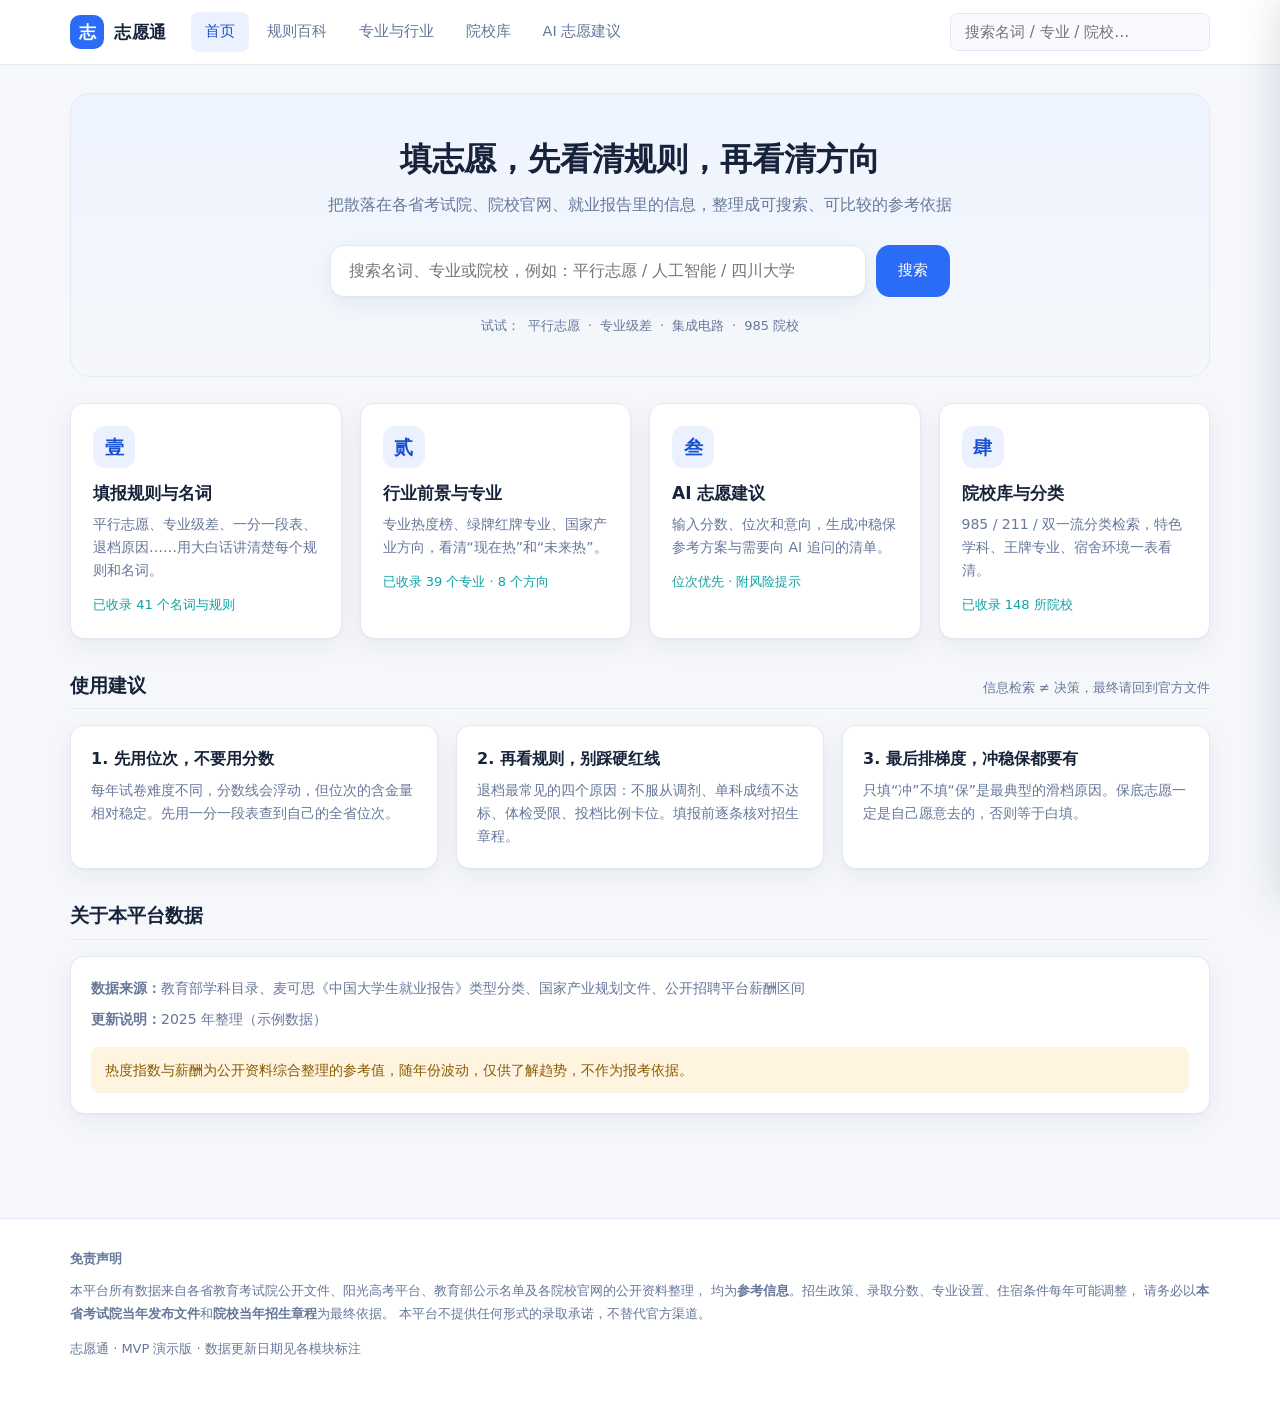
<file: standalone.html>
<!DOCTYPE html>
<html lang="zh-CN">
<head>
<meta charset="UTF-8">
<meta name="viewport" content="width=device-width, initial-scale=1">
<title>志愿通 · 高考志愿信息检索平台</title>
<style>
/* ============================================================
   志愿通 · 全局样式
   ============================================================ */

:root{
  --brand:#2B6CF6;
  --brand-dark:#1B51D0;
  --brand-soft:#EBF1FE;
  --teal:#0FA3A3;
  --teal-soft:#E6F7F7;
  --amber:#E08A00;
  --amber-soft:#FFF4E0;
  --green:#17A673;
  --green-soft:#E6F7F1;
  --red:#DC3D3D;
  --red-soft:#FDECEC;

  --bg:#F5F7FB;
  --surface:#FFFFFF;
  --surface-muted:#F8FAFD;
  --text:#17233A;
  --muted:#667799;
  --border:#E3E9F4;

  --radius-sm:8px;
  --radius:14px;
  --radius-lg:20px;
  --shadow:0 1px 2px rgba(23,35,58,.04), 0 8px 24px rgba(23,35,58,.06);
  --shadow-hover:0 2px 4px rgba(23,35,58,.06), 0 14px 34px rgba(23,35,58,.10);

  --maxw:1180px;
  --font:"PingFang SC","Hiragino Sans GB","Microsoft YaHei",system-ui,-apple-system,"Segoe UI",Roboto,sans-serif;
}

*{box-sizing:border-box}
html,body{margin:0;padding:0}
body{
  background:var(--bg);
  color:var(--text);
  font:400 15px/1.65 var(--font);
  -webkit-font-smoothing:antialiased;
}
a{color:inherit;text-decoration:none}
button,input,select,textarea{font-family:inherit;font-size:inherit;color:inherit}
h1,h2,h3,h4{margin:0;font-weight:600;line-height:1.35}
p{margin:0}

/* ---------------- 顶部导航 ---------------- */
.topbar{
  position:sticky;top:0;z-index:50;
  background:rgba(255,255,255,.92);
  backdrop-filter:saturate(180%) blur(12px);
  border-bottom:1px solid var(--border);
}
.topbar-inner{
  max-width:var(--maxw);margin:0 auto;padding:0 20px;
  height:64px;display:flex;align-items:center;gap:24px;
}
.brand{display:flex;align-items:center;gap:10px;flex:none}
.brand-mark{
  width:34px;height:34px;border-radius:10px;background:var(--brand);color:#fff;
  display:flex;align-items:center;justify-content:center;font-weight:600;font-size:17px;
}
.brand-text{font-weight:600;font-size:17px;letter-spacing:.5px}

.nav{display:flex;gap:4px;flex:1;overflow-x:auto;scrollbar-width:none}
.nav::-webkit-scrollbar{display:none}
.nav a{
  padding:8px 14px;border-radius:var(--radius-sm);color:var(--muted);
  font-size:14.5px;white-space:nowrap;transition:background .15s,color .15s;
}
.nav a:hover{background:var(--surface-muted);color:var(--text)}
.nav a.active{background:var(--brand-soft);color:var(--brand-dark);font-weight:500}

.topbar-search{flex:none;width:260px}
.topbar-search input{
  width:100%;height:38px;border:1px solid var(--border);border-radius:var(--radius-sm);
  background:var(--surface-muted);padding:0 14px;outline:none;transition:.15s;
}
.topbar-search input:focus{border-color:var(--brand);background:#fff;box-shadow:0 0 0 3px var(--brand-soft)}

/* ---------------- 页面容器 ---------------- */
.app{max-width:var(--maxw);margin:0 auto;padding:28px 20px 64px;min-height:60vh}
.page-head{margin-bottom:22px}
.page-head h1{font-size:26px;margin-bottom:8px}
.page-head p{color:var(--muted);font-size:14.5px;max-width:820px}

/* ---------------- 首页 Hero ---------------- */
.hero{
  background:linear-gradient(180deg,#EEF4FF 0%,var(--bg) 100%);
  border:1px solid var(--border);border-radius:var(--radius-lg);
  padding:44px 36px 40px;text-align:center;margin-bottom:26px;
}
.hero h1{font-size:32px;margin-bottom:12px}
.hero .sub{color:var(--muted);font-size:15.5px;margin-bottom:26px}
.hero-search{max-width:620px;margin:0 auto;display:flex;gap:10px}
.hero-search input{
  flex:1;height:52px;border:1px solid var(--border);border-radius:var(--radius);
  background:#fff;padding:0 18px;outline:none;font-size:15.5px;box-shadow:var(--shadow);
}
.hero-search input:focus{border-color:var(--brand);box-shadow:0 0 0 3px var(--brand-soft)}
.btn{
  border:0;border-radius:var(--radius);cursor:pointer;font-weight:500;
  padding:0 22px;height:52px;background:var(--brand);color:#fff;transition:.15s;white-space:nowrap;
}
.btn:hover{background:var(--brand-dark)}
.btn-sm{height:38px;padding:0 16px;font-size:14px;border-radius:var(--radius-sm)}
.btn-ghost{background:var(--surface-muted);color:var(--text);border:1px solid var(--border)}
.btn-ghost:hover{background:#fff;border-color:var(--brand);color:var(--brand-dark)}
.hero-tips{display:flex;flex-wrap:wrap;gap:8px;justify-content:center;margin-top:18px}
.hero-tips span{font-size:13px;color:var(--muted)}

/* ---------------- 通用卡片 / 网格 ---------------- */
.grid{display:grid;gap:18px}
.grid-2{grid-template-columns:repeat(2,1fr)}
.grid-3{grid-template-columns:repeat(3,1fr)}
.grid-4{grid-template-columns:repeat(4,1fr)}

.card{
  background:var(--surface);border:1px solid var(--border);
  border-radius:var(--radius);padding:20px;box-shadow:var(--shadow);
}
.card-title{font-size:16px;font-weight:600;margin-bottom:6px}
.card-desc{color:var(--muted);font-size:14px}

.entry{
  display:block;background:var(--surface);border:1px solid var(--border);
  border-radius:var(--radius);padding:22px;box-shadow:var(--shadow);
  transition:transform .15s,box-shadow .15s,border-color .15s;
}
.entry:hover{transform:translateY(-3px);box-shadow:var(--shadow-hover);border-color:#CBD8F0}
.entry-icon{
  width:42px;height:42px;border-radius:12px;background:var(--brand-soft);color:var(--brand-dark);
  display:flex;align-items:center;justify-content:center;font-size:19px;font-weight:600;margin-bottom:14px;
}
.entry h3{font-size:17px;margin-bottom:8px}
.entry p{color:var(--muted);font-size:14px}
.entry .meta{margin-top:12px;font-size:13px;color:var(--teal)}

.section-head{
  display:flex;align-items:baseline;justify-content:space-between;gap:16px;
  margin:34px 0 16px;padding-bottom:10px;border-bottom:1px solid var(--border);
}
.section-head h2{font-size:19px}
.section-head .hint{color:var(--muted);font-size:13px}

/* ---------------- 标签 / 徽章 ---------------- */
.tag{
  display:inline-flex;align-items:center;height:24px;padding:0 10px;border-radius:999px;
  font-size:12.5px;background:var(--brand-soft);color:var(--brand-dark);white-space:nowrap;
}
.tag-teal{background:var(--teal-soft);color:#0B7C7C}
.tag-amber{background:var(--amber-soft);color:#9A6000}
.tag-green{background:var(--green-soft);color:#0E7A54}
.tag-red{background:var(--red-soft);color:#A82B2B}
.tag-plain{background:var(--surface-muted);color:var(--muted)}
.tag-row{display:flex;flex-wrap:wrap;gap:6px}

.badge-985{background:#FDE8E8;color:#B32020}
.badge-211{background:#EAF1FE;color:#1B51D0}
.badge-sy{background:#FFF4E0;color:#9A6000}

/* ---------------- 筛选栏 ---------------- */
.toolbar{
  display:flex;flex-wrap:wrap;gap:12px;align-items:center;
  background:var(--surface);border:1px solid var(--border);border-radius:var(--radius);
  padding:14px 16px;margin-bottom:16px;box-shadow:var(--shadow);
}
.toolbar input[type=search],.toolbar select{
  height:38px;border:1px solid var(--border);border-radius:var(--radius-sm);
  background:var(--surface-muted);padding:0 12px;outline:none;transition:.15s;
}
.toolbar input[type=search]{flex:1;min-width:180px}
.toolbar input:focus,.toolbar select:focus{border-color:var(--brand);background:#fff}
.chips{display:flex;flex-wrap:wrap;gap:8px}
.chip{
  height:32px;padding:0 14px;border-radius:999px;border:1px solid var(--border);
  background:var(--surface);cursor:pointer;font-size:14px;color:var(--muted);transition:.15s;
}
.chip:hover{border-color:var(--brand);color:var(--brand-dark)}
.chip.on{background:var(--brand);border-color:var(--brand);color:#fff;font-weight:500}
.result-count{color:var(--muted);font-size:13.5px;margin-left:auto}

/* ---------------- 名词卡片（板块一） ---------------- */
.term-list{display:grid;gap:12px}
.term{
  background:var(--surface);border:1px solid var(--border);border-radius:var(--radius);
  box-shadow:var(--shadow);overflow:hidden;
}
.term-head{
  width:100%;text-align:left;background:none;border:0;cursor:pointer;
  padding:16px 20px;display:flex;align-items:center;gap:12px;
}
.term-head:hover{background:var(--surface-muted)}
.term-name{font-weight:600;font-size:15.5px;flex:none}
.term-def{color:var(--muted);font-size:14px;flex:1;overflow:hidden;text-overflow:ellipsis;white-space:nowrap}
.term-caret{color:var(--muted);font-size:12px;transition:transform .18s}
.term.open .term-caret{transform:rotate(180deg)}
.term-body{display:none;padding:0 20px 20px;border-top:1px dashed var(--border)}
.term.open .term-body{display:block}
.term-block{margin-top:14px}
.term-block .k{
  font-size:12.5px;color:var(--brand-dark);font-weight:600;letter-spacing:.4px;
  display:inline-block;margin-bottom:4px;
}
.term-block .v{font-size:14.5px;color:var(--text)}
.term-block.pitfall .k{color:var(--red)}
.term-block.pitfall .v{color:#8C3A3A}

/* ---------------- 表格（板块四） ---------------- */
.table-wrap{
  background:var(--surface);border:1px solid var(--border);border-radius:var(--radius);
  box-shadow:var(--shadow);overflow:auto;max-height:70vh;
}
table.data{width:100%;border-collapse:separate;border-spacing:0;font-size:14px;min-width:1040px}
table.data thead th{
  position:sticky;top:0;z-index:2;background:var(--surface-muted);
  text-align:left;font-weight:600;font-size:13.5px;color:var(--muted);
  padding:12px 14px;border-bottom:1px solid var(--border);white-space:nowrap;
}
table.data tbody td{padding:13px 14px;border-bottom:1px solid var(--border);vertical-align:top}
table.data tbody tr{cursor:pointer;transition:background .12s}
table.data tbody tr:hover{background:var(--brand-soft)}
table.data tbody tr:last-child td{border-bottom:0}
td.uname{font-weight:600;font-size:14.5px;white-space:nowrap}
td.nowrap{white-space:nowrap;color:var(--muted)}
td.clamp{max-width:260px;color:var(--muted);font-size:13.5px}

.pager{display:flex;align-items:center;justify-content:center;gap:10px;margin-top:18px}
.pager button{
  min-width:38px;height:38px;border:1px solid var(--border);background:var(--surface);
  border-radius:var(--radius-sm);cursor:pointer;color:var(--muted);
}
.pager button:hover{border-color:var(--brand);color:var(--brand-dark)}
.pager button.on{background:var(--brand);border-color:var(--brand);color:#fff;font-weight:500}
.pager button:disabled{opacity:.4;cursor:default}
.pager .info{color:var(--muted);font-size:13.5px;margin:0 6px}

/* ---------------- 抽屉 / 详情 ---------------- */
.drawer-mask{
  position:fixed;inset:0;background:rgba(23,35,58,.42);z-index:80;
  opacity:0;pointer-events:none;transition:opacity .2s;
}
.drawer-mask.show{opacity:1;pointer-events:auto}
.drawer{
  position:fixed;top:0;right:0;bottom:0;width:min(520px,92vw);z-index:81;
  background:var(--surface);box-shadow:-8px 0 40px rgba(23,35,58,.18);
  transform:translateX(102%);transition:transform .24s ease;
  display:flex;flex-direction:column;
}
.drawer.show{transform:translateX(0)}
.drawer-head{padding:22px 24px;border-bottom:1px solid var(--border);position:relative}
.drawer-head h2{font-size:21px;margin-bottom:10px}
.drawer-close{
  position:absolute;top:18px;right:18px;width:34px;height:34px;border-radius:50%;
  border:1px solid var(--border);background:var(--surface-muted);cursor:pointer;color:var(--muted);
}
.drawer-close:hover{background:#fff;color:var(--text)}
.drawer-body{padding:20px 24px 40px;overflow:auto}
.drow{padding:13px 0;border-bottom:1px dashed var(--border);display:flex;gap:16px}
.drow:last-child{border-bottom:0}
.drow .dk{flex:none;width:92px;color:var(--muted);font-size:13.5px}
.drow .dv{flex:1;font-size:14.5px}
.note-box{
  margin-top:16px;padding:12px 14px;border-radius:var(--radius-sm);
  background:var(--amber-soft);color:#8A5A00;font-size:13.5px;
}

/* ---------------- 专业热度（板块二） ---------------- */
.major-row{
  display:flex;align-items:center;gap:16px;padding:14px 18px;
  background:var(--surface);border:1px solid var(--border);border-radius:var(--radius);
  box-shadow:var(--shadow);margin-bottom:10px;cursor:pointer;transition:.15s;
}
.major-row:hover{border-color:#CBD8F0;box-shadow:var(--shadow-hover)}
.major-name{width:150px;flex:none;font-weight:600;font-size:15px}
.major-cat{width:88px;flex:none;font-size:13px;color:var(--muted)}
.major-bar{flex:1;height:9px;border-radius:999px;background:var(--surface-muted);overflow:hidden;min-width:80px}
.major-bar i{display:block;height:100%;border-radius:999px;background:var(--brand)}
.major-score{width:56px;flex:none;text-align:right;font-weight:600;font-variant-numeric:tabular-nums}
.major-flags{width:112px;flex:none;display:flex;gap:6px;justify-content:flex-end}

.dir-card{
  background:var(--surface);border:1px solid var(--border);border-radius:var(--radius);
  padding:18px;box-shadow:var(--shadow);
}
.dir-card h3{font-size:16px;margin-bottom:6px}
.dir-card .heat{font-size:12.5px;color:var(--teal);margin-bottom:10px;display:block}
.dir-card p{font-size:14px;color:var(--muted);margin-bottom:10px}

/* ---------------- AI 表单（板块三） ---------------- */
.form-grid{display:grid;grid-template-columns:repeat(3,1fr);gap:14px}
.field{display:flex;flex-direction:column;gap:6px}
.field label{font-size:13.5px;color:var(--muted)}
.field input,.field select,.field textarea{
  border:1px solid var(--border);border-radius:var(--radius-sm);background:var(--surface-muted);
  padding:10px 12px;outline:none;transition:.15s;width:100%;
}
.field input:focus,.field select:focus,.field textarea:focus{border-color:var(--brand);background:#fff}
.field textarea{resize:vertical;min-height:76px}
.out-box{
  white-space:pre-wrap;font-size:13.5px;line-height:1.75;
  background:var(--surface-muted);border:1px solid var(--border);border-radius:var(--radius-sm);
  padding:16px;max-height:420px;overflow:auto;font-family:ui-monospace,Consolas,Menlo,monospace;
}
.step-hint{display:flex;gap:10px;font-size:13.5px;color:var(--muted);align-items:center;margin-bottom:14px}

/* ---------------- 空状态 ---------------- */
.empty{text-align:center;padding:56px 20px;color:var(--muted)}
.empty .big{font-size:34px;margin-bottom:12px;opacity:.5}

/* ---------------- 页脚 ---------------- */
.footer{border-top:1px solid var(--border);background:var(--surface);margin-top:40px}
.footer-inner{max-width:var(--maxw);margin:0 auto;padding:28px 20px 40px}
.footer-strong{font-weight:600;font-size:14.5px;margin-bottom:8px}
.footer p{color:var(--muted);font-size:13px;line-height:1.8}
.footer-meta{margin-top:12px;font-size:12.5px;color:#93A0B8}

/* ---------------- 响应式 ---------------- */
@media (max-width:980px){
  .grid-4{grid-template-columns:repeat(2,1fr)}
  .grid-3{grid-template-columns:repeat(2,1fr)}
  .form-grid{grid-template-columns:repeat(2,1fr)}
  .topbar-search{width:180px}
}
@media (max-width:720px){
  .topbar-inner{height:auto;padding:10px 16px;flex-wrap:wrap;gap:10px}
  .nav{order:3;width:100%;flex:1 1 100%}
  .brand-text{display:none}
  .topbar-search{flex:1;width:auto}
  .app{padding:18px 16px 48px}
  .hero{padding:30px 20px;border-radius:var(--radius)}
  .hero h1{font-size:24px}
  .hero-search{flex-direction:column}
  .grid-4,.grid-3,.grid-2{grid-template-columns:1fr}
  .form-grid{grid-template-columns:1fr}
  .major-row{flex-wrap:wrap;gap:10px}
  .major-name{width:auto}
  .major-cat{width:auto}
  .major-bar{order:5;flex:1 1 100%}
  .term-def{display:none}
}

</style>
</head>
<body>

<header class="topbar">
  <div class="topbar-inner">
    <a class="brand" href="#/home">
      <span class="brand-mark">志</span>
      <span class="brand-text">志愿通</span>
    </a>

    <nav class="nav" id="nav">
      <a href="#/home" data-route="home">首页</a>
      <a href="#/rules" data-route="rules">规则百科</a>
      <a href="#/majors" data-route="majors">专业与行业</a>
      <a href="#/universities" data-route="universities">院校库</a>
      <a href="#/ai" data-route="ai">AI 志愿建议</a>
    </nav>

    <div class="topbar-search">
      <input id="globalSearch" type="search" placeholder="搜索名词 / 专业 / 院校…" autocomplete="off">
    </div>
  </div>
</header>

<main id="app" class="app"></main>

<footer class="footer">
  <div class="footer-inner">
    <p class="footer-strong">免责声明</p>
    <p>
      本平台所有数据来自各省教育考试院公开文件、阳光高考平台、教育部公示名单及各院校官网的公开资料整理，
      均为<b>参考信息</b>。招生政策、录取分数、专业设置、住宿条件每年可能调整，
      请务必以<b>本省考试院当年发布文件</b>和<b>院校当年招生章程</b>为最终依据。
      本平台不提供任何形式的录取承诺，不替代官方渠道。
    </p>
    <p class="footer-meta">志愿通 · MVP 演示版 · 数据更新日期见各模块标注</p>
  </div>
</footer>








<script>
/* ===== rules.js ===== */
/* 板块一：填报规则与名词解释
   字段说明：
   term 名词 / cat 分类 / def 一句话定义 / plain 通俗解释 / example 举例
   pitfall 易错提醒 / scope 适用范围（"全国" 或 "分省差异"） */
window.GK_RULES = [
  /* ===== 投档规则 ===== */
  {
    id: "pingxing", term: "平行志愿", cat: "投档规则", scope: "全国",
    def: "同一批次内可填多个志愿，投档时按“分数优先、遵循志愿、一轮投档”的规则依次检索。",
    plain: "你可以把一批志愿看成排成一队的几个篮子。系统先把全省考生从高分到低分排队，轮到你时，从你填的第 1 个志愿开始往后看，哪个学校还有名额就投进哪个，投出去就结束，不再看后面的。",
    example: "A 考生填了 45 个院校专业组，系统按第 1、2、3…的顺序检查，直到找到一个还有空位的组，即被投档。",
    pitfall: "很多人误解为“几个志愿同时投”，其实是顺序检索、只投一次。投出去的志愿一旦被退档，后面的志愿也全部作废，只能等征集志愿。"
  },
  {
    id: "shunxu", term: "顺序志愿", cat: "投档规则", scope: "分省差异",
    def: "以“志愿优先”为原则，先把所有填了某一志愿的考生按分数排序，再按计划数投档。",
    plain: "先看你填的是不是第一志愿，学校优先录第一志愿考生；第一志愿没招满，才看第二志愿的考生。所以第一志愿极其关键。",
    example: "某校在某省只招 20 人，若第一志愿上线考生有 30 人，那么第二志愿填它的考生无论分多高都无法被投档。",
    pitfall: "新高考省份多数已改用平行志愿，但提前批、部分特殊类型批次仍可能用顺序志愿，务必看本省当年文件。"
  },
  {
    id: "fenshuyouxian", term: "分数优先（投档）", cat: "投档规则", scope: "全国",
    def: "投档时先按考生总分（含政策性加分后的投档分）从高到低排队，高分者优先被检索。",
    plain: "分数是排队的依据，不是“谁填在前面谁先投”。只有轮到你的位置时，才会开始检索你的志愿。",
    example: "同分的两名考生，会按各省规定的同分排序规则（如语文数学总分、单科成绩等）排出先后。",
    pitfall: "投档分不等于卷面分，可能含政策性加分；同分排序规则各省不同，临界位次一定要查本省规则。"
  },
  {
    id: "zunyizhiyuan", term: "遵循志愿", cat: "投档规则", scope: "全国",
    def: "检索考生志愿时，严格按考生填报的先后顺序依次检索，先满足排在前面的志愿。",
    plain: "把最想去的放前面，不要“怕浪费”把保底校放第一。系统不会替你觉得哪个更好，它只看你填的顺序。",
    example: "你把 B 校填在第 1 位、A 校填在第 2 位，即使 A 校分数更低、你更想去，也会优先被投到 B 校。",
    pitfall: "最常见的错误是“按录取分数从高到低机械排列”，忽略了本人真实意愿和身体条件限制。"
  },
  {
    id: "yiluntoudang", term: "一轮投档", cat: "投档规则", scope: "全国",
    def: "平行志愿批次中，每位考生在同一批次只能被投档一次。",
    plain: "投出去只有一次机会。如果被投进的学校退档，你不能再投本批次的其他志愿，只能参加征集志愿或进入下一批次。",
    example: "考生被第 12 个志愿投档后，因不服从专业调剂被退档，则第 13 至 45 个志愿全部失效。",
    pitfall: "这是平行志愿最大的风险点。“不服从调剂”是退档的首要原因。"
  },
  {
    id: "toudangbilier", term: "投档比例", cat: "投档规则", scope: "全国",
    def: "院校调阅考生档案数与招生计划数的比例，规定不得超过 120%，实践中多为 105% 以内。",
    plain: "如果某校计划招 100 人、投档比例 105%，那么考试院会投 105 份档案过去，理论上多出的 5 人存在被退档的可能。",
    example: "平行志愿批次普遍按 100% 或 105% 投档，很多院校公开承诺“提档不退档”。",
    pitfall: "“投档成功”不等于“录取”。要关注该校招生章程是否承诺提档不退档。"
  },
  {
    id: "monitoudang", term: "模拟投档", cat: "投档规则", scope: "全国",
    def: "正式投档前，考试院与院校之间进行的若干次“预演”，用于确定投档比例和调档线。",
    plain: "是内部流程，考生不需要也不参与。它的作用是让院校在正式投档前知道大概能收到什么分数段的考生。",
    example: "某校先按 105% 模拟，发现生源好，于是追加计划，把正式投档比例调到 100%。",
    pitfall: "模拟投档结果不对外公布，网上流传的“模拟投档线”多为猜测，不要当作正式依据。"
  },

  /* ===== 录取规则 ===== */
  {
    id: "zhuanyejicha", term: "专业级差", cat: "录取规则", scope: "分省差异",
    def: "在专业录取时，若考生未被前一专业志愿录取，则其后续专业志愿要减掉一定分数后再参与排序。",
    plain: "比如级差为 2 分，你第一专业没录上，第二专业就按“你的分数 −2”和别人比，第三专业再减 2。等于越往后的志愿越吃亏。",
    example: "某校规定级差 2-1-0-0，考生 600 分：第 1 专业按 600 排，第 2 专业按 598 排，第 3 专业按 597 排。",
    pitfall: "近几年大量高校已取消专业级差，改为“分数优先”。务必查该校当年招生章程，不要用旧信息。"
  },
  {
    id: "zhuanyeqing", term: "专业志愿优先（专业清）", cat: "录取规则", scope: "分省差异",
    def: "专业录取时以专业志愿顺序为第一优先级，先录第一专业志愿考生，再录第二专业志愿考生。",
    plain: "在这种规则下，第一专业志愿填得准最重要。分数高但第一志愿扎堆，也可能被挤到后面的专业。",
    example: "某专业只招 10 人，第一志愿报它的考生有 15 人，则按分数录满 10 人，第二志愿考生再高分也进不来。",
    pitfall: "与“分数优先”结果差别很大，属于选校前必须确认的关键规则。"
  },
  {
    id: "tiaoji", term: "服从专业调剂", cat: "录取规则", scope: "全国",
    def: "在院校专业组（或院校）内，同意被调剂到本人未填报但尚未录满的专业。",
    plain: "勾选它相当于买了个保险：你的志愿专业都录不上时，学校可以把你安排到组内其他没招满的专业，而不是把你退回去。",
    example: "考生只填了计算机、软件工程，勾选服从调剂后，可能被调剂到同组内的材料、化工等专业。",
    pitfall: "不服从调剂是退档第一大原因。但勾选前必须看清该专业组里有没有你完全无法接受的专业——这正是“院校专业组”要设计好的原因。"
  },
  {
    id: "tuidang", term: "退档", cat: "录取规则", scope: "全国",
    def: "院校提档后，因不符合录取条件而将考生档案退回考试院，考生在本批次失去投档机会。",
    plain: "常见原因有四类：不服从调剂、单科成绩不达标、体检受限、投档比例卡位。",
    example: "某专业要求英语 ≥120 分，考生英语 116 分且不服从调剂，被退档。",
    pitfall: "退档后无法再投本批次其他志愿，只能等征集志愿，风险极高。报志愿前请逐条核对招生章程中的限制条件。"
  },
  {
    id: "tidianbutuidan", term: "提档不退档", cat: "录取规则", scope: "全国",
    def: "院校在招生章程中承诺：对平行志愿批次服从调剂的进档考生不予退档。",
    plain: "这是一个很实在的承诺，能显著降低退档风险。选校时值得把它作为一个加分项。",
    example: "不少院校会写明“平行志愿批次，符合条件且服从专业调剂的进档考生，保证不退档”。",
    pitfall: "承诺通常附条件（如服从调剂、符合体检与单科要求），不是无条件保护。"
  },

  /* ===== 批次与分数线 ===== */
  {
    id: "shengkongxian", term: "省控线（批次控制分数线）", cat: "批次与分数线", scope: "全国",
    def: "各省按招生计划数和考生成绩划定的、进入某批次投档的最低分数要求。",
    plain: "只有成绩（位次）达到这条线的考生，才有资格填报该批次并被投档。它是“门槛”，不是“录取线”。",
    example: "某省本科批物理类省控线 430 分，430 分以下不能参加本科批投档。",
    pitfall: "过线不等于能录取。热门院校的实际投档线通常远高于省控线。"
  },
  {
    id: "teyitongzhaoxian", term: "特殊类型招生控制线", cat: "批次与分数线", scope: "分省差异",
    def: "新高考省份取代原“一本线”的功能性分数线，用于强基计划、高校专项等特殊类型招生的报名资格参考。",
    plain: "合并本科批次后，大家需要一个“相当于原来一本线”的参照线，于是有了这条线。它也是很多家长用来判断“这算不算好学校”的参照。",
    example: "某省 2025 年物理类特殊类型招生控制线 505 分，强基计划报名一般要求达到此线。",
    pitfall: "它不是录取控制线，不影响普通本科批投档资格，只用于特定类型招生。"
  },
  {
    id: "picihebing", term: "批次合并", cat: "批次与分数线", scope: "分省差异",
    def: "取消本科一批、二批、三批的划分，统一为“本科批”；部分省份还合并了专科批。",
    plain: "对考生总体是好事：选择更多、不再被“一本二本”标签束缚。但志愿数量大幅增加，填报策略的重要性也大幅上升。",
    example: "某省合并后本科批可填 96 个志愿，很多考生因为排序不当出现“高分低录”。",
    pitfall: "批次合并后没有二本兜底，一旦志愿方案设计失误，滑档落差会更大。"
  },
  {
    id: "toudangxian", term: "院校投档线（调档线）", cat: "批次与分数线", scope: "全国",
    def: "某院校（或院校专业组）在某省投档结束后，被投档考生中的最低分，即该组当年的投档线。",
    plain: "它是投档结束后才产生的“结果值”，不是事先确定的。所以往年的投档线只能参考，不能当今年的标准。",
    example: "某院校专业组计划 50 人，最终投档 50 人，第 50 名的分数就是这条线。",
    pitfall: "投档线受当年报考热度影响，波动可能很大，只看分数容易误判。"
  },
  {
    id: "zuidifen", term: "录取最低分 / 最高分 / 平均分", cat: "批次与分数线", scope: "全国",
    def: "某专业当年录取考生的最低分、最高分和平均分，是判断专业热度最直接的数据。",
    plain: "最低分告诉你“踩线进”的难度；平均分告诉你“正常录取”的水平。想稳妥，应该拿自己的位次去对比平均分对应的位次。",
    example: "某专业录取 30 人，最低 585、最高 620、平均 601。用平均分去对标比只看最低分安全得多。",
    pitfall: "只招几个人的专业，最低分偶然性极大，参考价值有限，更应看位次和平均分。"
  },
  {
    id: "zhengjizhiyuan", term: "征集志愿", cat: "批次与分数线", scope: "全国",
    def: "某批次录取结束后，对未完成招生计划的院校，面向未被录取考生再次公开征集志愿。",
    plain: "相当于“补录”，是滑档、退档考生的第二次机会。但剩下的名额通常集中在冷门院校或冷门专业。",
    example: "本科批第一次投档后有院校没招满，考试院公布缺额并开放征集，符合条件的考生可再填一次。",
    pitfall: "征集志愿时间极短（常常只有半天到一天），且分数往往不降反升。必须提前关注本省考试院通知。"
  },
  {
    id: "tiqianpi", term: "提前批", cat: "批次与分数线", scope: "全国",
    def: "在普通本科批之前录取的批次，主要包含军校、公安、师范、定向、部分特殊专业等。",
    plain: "提前批是“先下手”，录不上不影响后面的普通批；但一旦被提前批录取，后面的所有志愿就都作废了。",
    example: "被提前批的军校录取后，即使本科批填了更好的学校，也不会再被录取。",
    pitfall: "不要抱着“多一次机会”的心态随便填提前批。填之前要确认自己真的愿意去。"
  },

  /* ===== 位次与换算 ===== */
  {
    id: "yifenyiduan", term: "一分一段表", cat: "位次与换算", scope: "全国",
    def: "各省公布的成绩分段统计表，列出每个分数上有多少人、累计多少人，可查到自己的全省位次。",
    plain: "它是志愿填报最重要的工具。因为每年的分数线会浮动，但位次相对稳定，用位次对比往年录取数据最可靠。",
    example: "查到“物理类 612 分，本段人数 380，累计人数 12,600”，说明你的位次约为 12,600 名。",
    pitfall: "注意区分“本段人数”和“累计人数”，并选对科类（物理/历史 或 文/理）。"
  },
  {
    id: "weici", term: "位次", cat: "位次与换算", scope: "全国",
    def: "考生成绩在全省同类考生（如同一科类）中的排名顺序。",
    plain: "位次比分数更适合跨年比较。某校去年录取到 8,000 名，你的位次是 7,500 名，说明有一定把握。",
    example: "在自己位次上下浮动一定范围（如 ±15%）去筛选院校专业，形成冲、稳、保三档。",
    pitfall: "不同省份对同分考生的位次定义和排序规则不同，跨省无法直接比较。"
  },
  {
    id: "weicifa", term: "位次法", cat: "位次与换算", scope: "全国",
    def: "用自己当年的位次，去对比往年院校专业录取的最低/平均位次，判断录取概率的方法。",
    plain: "是目前公认最稳的填报方法。分数会变、试卷难度会变，但“全省第几名”这件事的含金量相对稳定。",
    example: "你今年位次 20,000，某校某专业近三年录取位次在 21,000—24,000 之间，属于“稳”的范畴。",
    pitfall: "招生计划大幅增减、新增专业、院校更名或转设时，历史位次参考性下降。"
  },
  {
    id: "xianchafa", term: "线差法", cat: "位次与换算", scope: "全国",
    def: "用院校投档线与当年省控线的差值，来估算今年的投档分的传统方法。",
    plain: "例如某校去年投档线 560、省控线 500，线差 60；今年省控线 510，就估算今年投档线约 570。",
    example: "适合批次合并前、一线差数据积累较多的省份参考。",
    pitfall: "线差法在批次合并、试卷难度波动大时误差明显，建议以位次法为主、线差法为辅。"
  },
  {
    id: "daxiaonian", term: "大小年现象", cat: "位次与换算", scope: "全国",
    def: "某院校（专业）录取分数在不同年份忽高忽低、呈现冷热交替的现象。",
    plain: "去年太高，今年大家不敢报，分数就下来了；去年太低，今年大家抢着报，分数又上去了。",
    example: "某校去年投档位次 12,000（“大年”，偏高），今年可能回落到 18,000。",
    pitfall: "不能只参考最近一年数据。建议看近 3 年位次走势，避免刚好撞上“大年”。"
  },

  /* ===== 志愿设置 ===== */
  {
    id: "yuanxiaozhuanyezu", term: "院校专业组", cat: "志愿设置", scope: "分省差异",
    def: "新高考省份的一种志愿单位：同一院校内，把选考科目要求相同的专业打包成一组，考生以“组”为单位填报。",
    plain: "一个院校可能分成好几个专业组。组内可以调剂，组间不能调剂——所以填组时一定要看清组里有哪些专业。",
    example: "某大学的“物理+化学”组里可能同时有计算机、化工、材料，若勾选服从调剂，就可能在组内被调到化工。",
    pitfall: "最容易吃亏的地方：为了冲好专业而填了一个“混装”专业组，服从调剂后被调到组内的冷门专业。"
  },
  {
    id: "zhuanyejiaweiyuanxiao", term: "专业（类）+院校", cat: "志愿设置", scope: "分省差异",
    def: "以“一个专业 + 一所院校”为独立志愿单位，志愿数量非常多（如 96 个）。",
    plain: "这种方式对考生最友好：你填的每个志愿就是明确的一个专业，不存在被调剂到组内其他专业的问题。",
    example: "某省可填 96 个“专业+院校”志愿，全部填满并排好序，滑档风险大幅降低。",
    pitfall: "数量多不等于可以乱填。顺序依然决定结果，且要真正填满、填出梯度。"
  },
  {
    id: "xuankeyaoqiu", term: "选考科目要求", cat: "志愿设置", scope: "分省差异",
    def: "新高考省份中，高校对考生高中选考科目的限制要求，通常分为“必选一门”“2 门均选”“不限”等。",
    plain: "选科决定了你能报哪些专业。例如很多工科专业要求“物理 + 化学”，没选化学就无法填报。",
    example: "“物理+化学”要求的专业组，只选物理没选化学的考生不能填报。",
    pitfall: "高一选科时就要看专业要求，高三再发现选科不符就来不及了。"
  },
  {
    id: "chongwenbao", term: "冲稳保", cat: "志愿设置", scope: "全国",
    def: "将志愿按录取概率分成三档：冲（有希望但风险大）、稳（把握较大）、保（基本可以兜底）。",
    plain: "合理的比例建议是：冲刺 20%~30%、稳妥 40%~50%、保底 30% 左右，且最后一两个志愿要能确保兜底。",
    example: "40 个志愿可安排为：冲 10 个、稳 20 个、保 10 个，保底部分位次应明显低于自己。",
    pitfall: "只填“冲”不填“保”是最常见的滑档原因；保底院校也要是自己愿意去的，否则等于白填。"
  },

  /* ===== 特殊类型招生 ===== */
  {
    id: "guojiazhuangxiang", term: "国家专项计划", cat: "特殊类型招生", scope: "全国",
    def: "面向贫困地区定向招生的专项计划，由中央部门所属高校和部分地方高校承担，单列计划、单设批次。",
    plain: "符合条件的考生可以多一次进入好大学的机会，通常录取分数低于普通批。",
    example: "考生户籍和学籍均在国家专项计划实施区域内，且连续满 3 年，即可在专项批次填报。",
    pitfall: "资格审核严格（户籍、学籍、父母户籍等多项要求），且被录取后一般不允许退档换录。"
  },
  {
    id: "gaoxiaozhuangxiang", term: "高校专项计划", cat: "特殊类型招生", scope: "全国",
    def: "又称“农村专项”，由教育部直属高校和其他自主招生试点高校面向农村学生单独招生。",
    plain: "需要提前在阳光高考平台报名并经过材料审核，通过后一般在专项批次填报志愿。",
    example: "通常 4—5 月报名，高考后进行资格审核与公示。",
    pitfall: "报名时间在高考前，错过报名就无法参加，很多考生因不了解而错过。"
  },
  {
    id: "qiangji", term: "强基计划", cat: "特殊类型招生", scope: "全国",
    def: "面向基础学科（数学、物理、化学、生物、力学、历史、哲学、古文字等）的拔尖人才培养招生计划，多为本硕博衔接培养。",
    plain: "适合真心喜欢基础学科、愿意长期做研究的考生。录取分数通常低于该校普通批，但培养方案固定、转专业受限。",
    example: "一般 4 月报名，高考出分后确定入围名单，再参加校考（笔试+面试+体测）。",
    pitfall: "“低分进名校”的诱惑背后是强绑定的专业与培养路径，不适合只为名校牌子而报。"
  },
  {
    id: "zonghepingjia", term: "综合评价招生", cat: "特殊类型招生", scope: "分省差异",
    def: "按高考成绩、校测成绩、学业水平考试成绩按比例折算综合分录取的招生方式。",
    plain: "高考分数只占一部分（常见 60%~85%），校测表现好的考生可以“低分高录”。",
    example: "综合分 = 高考成绩 60% + 校测 30% + 学考 10%，按综合分排序录取。",
    pitfall: "各省、各校折算比例差异很大，且需要提前报名、参加校测，流程复杂。"
  },
  {
    id: "gongfeishifan", term: "公费师范生 / 优师专项", cat: "特殊类型招生", scope: "全国",
    def: "由财政承担学费住宿费并发放生活补助，毕业后须按协议到指定地区任教一定年限的师范生招生计划。",
    plain: "上学不花钱、毕业有编制，但必须履行服务期约定（一般为 6 年），违约要退还费用并记入诚信档案。",
    example: "部属师范大学公费师范生一般在提前批录取，毕业后回生源省份任教。",
    pitfall: "服务期和履约地域需提前想清楚。适合真心愿意从教的考生，不要只为“免费+编制”。"
  },
  {
    id: "zhongwaihezuo", term: "中外合作办学", cat: "特殊类型招生", scope: "全国",
    def: "国内高校与境外高校合作举办的专业，通常单独代码招生，学费较高，部分可获双学位或出国学习。",
    plain: "录取分数常常低于该校普通专业，是“低分上名校”的常见路径，但学费通常是普通专业的数倍甚至十倍。",
    example: "某校中外合作专业学费 6 万元/年，录取分数比本校普通专业低 20~40 分。",
    pitfall: "务必确认是“计划内统招”（有学历学位证）还是“计划外”，以及是否必须出国、外语要求等。"
  },
  {
    id: "yishutiyu", term: "艺术类 / 体育类招生", cat: "特殊类型招生", scope: "全国",
    def: "艺术类、体育类考生按“文化成绩 + 专业成绩”折算综合分投档录取，与普通类分开。",
    plain: "不同省份的综合分折算公式不同，专业统考成绩和文化成绩的权重也不同。",
    example: "某省美术类综合分 = 文化课成绩 × 30% + 专业成绩 × 750/300 × 70%。",
    pitfall: "综合分公式、单科要求、专业合格线每年都可能调整，必须以本省当年文件为准。"
  },
  {
    id: "junxiaogongan", term: "军校 / 公安院校报考", cat: "特殊类型招生", scope: "全国",
    def: "报考军校、公安院校需在提前批填报，并额外通过政审、面试、体检和体能测试。",
    plain: "除了分数，还有身体和政治条件门槛，且流程在高考前后就有安排，需提前准备。",
    example: "一般 6 月下旬至 7 月初组织面试体检，未参加者不予录取。",
    pitfall: "近视手术、体重、体能项目等都有明确标准，建议高一高二就对照标准提前了解。"
  },

  /* ===== 名词辨析 ===== */
  {
    id: "zhangchengjianshang", term: "招生章程 vs 招生简章", cat: "名词辨析", scope: "全国",
    def: "招生章程是具法律效力的规范性文件，公布录取规则；招生简章多为宣传材料。",
    plain: "填志愿时要以“招生章程”为准：专业级差、单科要求、体检限制、调剂规则都写在里面。",
    example: "某校招生章程明确“英语专业要求英语单科不低于 120 分”，简章里往往不写。",
    pitfall: "只看简章不看章程，是最容易踩坑的信息来源错误。"
  },
  {
    id: "daliezhaosheng", term: "大类招生", cat: "名词辨析", scope: "全国",
    def: "高校将若干相近专业合并为一个大类招生，学生入学后先通识培养，再通过分流确定具体专业。",
    plain: "先进大门、再选房间。好处是延迟选择；风险是分流时按成绩排名，热门专业可能进不去。",
    example: "“工科试验班”包含机械、能源、材料等多个方向，大二按绩点和志愿分流。",
    pitfall: "要问清分流规则（按成绩还是按志愿）和往年热门方向的竞争程度。"
  },
  {
    id: "zhuanzhuanye", term: "转专业政策", cat: "名词辨析", scope: "全国",
    def: "高校允许在校生调整专业的条件与流程，各校差异极大。",
    plain: "从“零门槛申请”到“仅前 5% 可转”，差别天壤。它是选校时一个被严重低估的指标。",
    example: "部分高校实行“转出无门槛、转入有考核”，也有高校基本不允许转专业。",
    pitfall: "不要抱着“先上一所好学校再转专业”的想法而冒进，先查清该校当年转专业实施办法。"
  },
  {
    id: "baoyanlv", term: "保研率", cat: "名词辨析", scope: "全国",
    def: "本科生获得推荐免试攻读研究生资格的比例，是衡量院校学术培养实力的重要指标。",
    plain: "保研率高的学校，学生不必参加考研统考就有机会读研，这在就业压力大的环境下含金量很高。",
    example: "顶尖 985 高校保研率可达 30% 以上，部分普通高校不足 3%。",
    pitfall: "保研率高的学校内部竞争也激烈，且推免名额与专业、学院相关，不是人人有份。"
  },
  {
    id: "zhuanyezu", term: "专业组内调剂范围", cat: "名词辨析", scope: "分省差异",
    def: "服从调剂时，考生会被调到“同一院校专业组”内未录满的专业，不会跨组调剂。",
    plain: "这就是为什么专业组的设计如此重要：组的边界就是你能被调剂的边界。",
    example: "填报“物理+化学”组并服从调剂，不会被调到该校的“不限选科”组专业。",
    pitfall: "若某组内含你完全不能接受的专业，要么不填这个组，要么有把握被组内某个专业录上。"
  }
];


/* ===== majors.js ===== */
/* 板块二：专业热度与行业前景
   注意：heat 为“综合热度指数（0-100）”，由公开就业报告、招生计划变化、行业政策等
   综合整理的**参考值**，不是官方排名。所有内容均需以当年官方数据为准。 */
window.GK_DATA_META = {
  updated: "2025 年整理（示例数据）",
  sources: "教育部学科目录、麦可思《中国大学生就业报告》类型分类、国家产业规划文件、公开招聘平台薪酬区间",
  disclaimer: "热度指数与薪酬为公开资料综合整理的参考值，随年份波动，仅供了解趋势，不作为报考依据。"
};

window.GK_MAJORS = [
  { name: "人工智能", cat: "工学", heat: 98, level: "绿牌", trend: "上升",
    salary: "本科起薪约 15k-25k/月（一线城市，参考）",
    desc: "学习机器学习、深度学习、计算机视觉、自然语言处理等，是做算法模型与智能系统的核心专业。",
    jobs: ["算法工程师", "数据科学家", "AI 产品经理", "大模型应用开发"] },
  { name: "计算机科学与技术", cat: "工学", heat: 96, level: "绿牌", trend: "平稳",
    salary: "本科起薪约 10k-18k/月（参考）",
    desc: "覆盖面最广的计算机专业，从编程基础、操作系统、网络到软件与算法都会学，转行弹性最大。",
    jobs: ["软件开发工程师", "后端/前端工程师", "测试开发", "运维工程师"] },
  { name: "软件工程", cat: "工学", heat: 93, level: "绿牌", trend: "平稳",
    salary: "本科起薪约 10k-17k/月（参考）",
    desc: "偏工程实践，强调项目管理、需求分析、系统设计，培养能独立交付软件产品的工程师。",
    jobs: ["软件开发工程师", "技术项目经理", "DevOps 工程师", "全栈工程师"] },
  { name: "信息安全 / 网络空间安全", cat: "工学", heat: 92, level: "绿牌", trend: "上升",
    salary: "本科起薪约 11k-19k/月（参考）",
    desc: "研究系统与数据的安全防护、密码学、渗透测试与安全运营，属于国家紧缺方向。",
    jobs: ["安全工程师", "渗透测试工程师", "安全运营", "数据安全合规"] },
  { name: "集成电路设计与集成系统", cat: "工学", heat: 94, level: "绿牌", trend: "上升",
    salary: "本科起薪约 12k-22k/月（参考）",
    desc: "芯片设计方向，涉及数字/模拟电路、版图、验证等，是国产替代战略下的重点扶持专业。",
    jobs: ["数字IC设计工程师", "模拟IC工程师", "芯片验证工程师", "版图工程师"] },
  { name: "微电子科学与工程", cat: "工学", heat: 91, level: "绿牌", trend: "上升",
    salary: "本科起薪约 11k-20k/月（参考）",
    desc: "研究半导体器件、工艺与材料，与集成电路产业紧密相关，偏硬件与制造工艺。",
    jobs: ["半导体工艺工程师", "器件工程师", "封装测试工程师"] },
  { name: "数据科学与大数据技术", cat: "工学", heat: 90, level: "绿牌", trend: "上升",
    salary: "本科起薪约 10k-18k/月（参考）",
    desc: "统计学 + 编程 + 业务建模结合，负责数据的采集、清洗、分析与价值挖掘。",
    jobs: ["数据分析师", "数据工程师", "算法工程师", "商业分析师"] },
  { name: "电气工程及其自动化", cat: "工学", heat: 88, level: "绿牌", trend: "平稳",
    salary: "本科起薪约 8k-15k/月，电网系统另有稳定性优势（参考）",
    desc: "电力系统、电机、电力电子为主，是进入国家电网、南方电网等体系的主要专业之一。",
    jobs: ["电网系统运维", "电气设计工程师", "新能源电力工程师", "电控工程师"] },
  { name: "自动化", cat: "工学", heat: 86, level: "绿牌", trend: "平稳",
    salary: "本科起薪约 8k-15k/月（参考）",
    desc: "控制理论 + 电子 + 计算机的交叉专业，是机器人、智能制造的重要基础。",
    jobs: ["控制工程师", "机器人算法工程师", "嵌入式工程师", "工业自动化工程师"] },
  { name: "机械设计制造及其自动化", cat: "工学", heat: 78, level: "黄牌", trend: "平稳",
    salary: "本科起薪约 6k-12k/月（参考）",
    desc: "传统工科基石，涉及设计、制造、材料与工艺，与智能制造融合后有一定回暖。",
    jobs: ["结构设计工程师", "工艺工程师", "设备工程师", "智能制造工程师"] },
  { name: "能源与动力工程 / 储能科学与工程", cat: "工学", heat: 87, level: "绿牌", trend: "上升",
    salary: "本科起薪约 8k-15k/月（参考）",
    desc: "面向新能源发电、动力电池、储能系统的设计与研发，契合双碳与新能源产业。",
    jobs: ["电池研发工程师", "储能系统工程师", "热管理工程师"] },
  { name: "临床医学", cat: "医学", heat: 89, level: "绿牌", trend: "平稳",
    salary: "规培期间收入较低，主治后显著提升（参考）",
    desc: "学制长（5 年起步，多数需读研读博），但职业稳定性与社会认可度高，属于长周期回报专业。",
    jobs: ["住院医师", "专科医师", "医学研究", "医疗管理"] },
  { name: "口腔医学", cat: "医学", heat: 90, level: "绿牌", trend: "平稳",
    salary: "就业后收入水平在医学类中偏高（参考）",
    desc: "工作强度相对可控，民营口腔市场发展快，是医学类中就业满意度较高的方向。",
    jobs: ["口腔科医师", "口腔诊所执业", "口腔正畸医师"] },
  { name: "药学 / 生物制药", cat: "医学", heat: 80, level: "黄牌", trend: "上升",
    salary: "本科起薪约 6k-11k/月（参考）",
    desc: "药物研发、生产、质量控制与注册，创新药与生物医药产业带来新的岗位增量。",
    jobs: ["药品研发", "药品注册", "质量QA/QC", "医药代表"] },
  { name: "生物医学工程", cat: "工学", heat: 82, level: "绿牌", trend: "上升",
    salary: "本科起薪约 8k-14k/月（参考）",
    desc: "医疗器械、影像设备、生物材料方向，是工科与医学的交叉专业，高端器械国产化带来需求。",
    jobs: ["医疗器械研发", "影像算法工程师", "注册与法规工程师"] },
  { name: "生物科学 / 生物工程", cat: "理学", heat: 62, level: "红牌", trend: "下降",
    salary: "本科直接就业较难，多需读研（参考）",
    desc: "基础性学科，本科阶段知识偏基础，直接对口岗位少，通常需要读研读博才有较好发展。",
    jobs: ["科研助理", "生物技术研发（需研究生学历）", "实验室技术员"] },
  { name: "法学", cat: "法学", heat: 68, level: "红牌", trend: "下降",
    salary: "差异极大，顶尖院校与普通院校差距悬殊（参考）",
    desc: "开设院校极多、毕业生数量大，法考通过率和院校层次对就业影响非常明显。",
    jobs: ["律师（需法考）", "法务", "公务员", "司法辅助人员"] },
  { name: "汉语言文学", cat: "文学", heat: 72, level: "黄牌", trend: "平稳",
    salary: "起薪中等，教师与公职方向较稳定（参考）",
    desc: "通用型文科专业，就业面广但替代性较强，考公考编与教师岗是主要出口。",
    jobs: ["语文教师", "公务员", "编辑与内容运营", "文案策划"] },
  { name: "新闻传播学 / 网络与新媒体", cat: "文学", heat: 74, level: "黄牌", trend: "平稳",
    salary: "起薪约 5k-10k/月，个体差异大（参考）",
    desc: "传统媒体收缩、新媒体与内容运营岗位增长，技能导向明显，作品集比学历更重要。",
    jobs: ["新媒体运营", "内容策划", "短视频编导", "品牌公关"] },
  { name: "会计学 / 财务管理", cat: "管理学", heat: 76, level: "黄牌", trend: "下降",
    salary: "起薪约 5k-9k/月（参考）",
    desc: "就业面广、门槛相对低，但基础核算岗位正被财务共享和自动化替代，需向管理会计转型。",
    jobs: ["会计", "审计（事务所）", "财务分析", "税务师"] },
  { name: "金融学 / 金融工程", cat: "经济学", heat: 79, level: "黄牌", trend: "平稳",
    salary: "头部机构与普通机构差距极大（参考）",
    desc: "对院校层次与人脉资源敏感，头部券商、基金门槛很高，普通院校毕业生多在银行基层。",
    jobs: ["银行客户经理", "证券分析师", "量化研究员", "风控专员"] },
  { name: "国际经济与贸易", cat: "经济学", heat: 64, level: "红牌", trend: "下降",
    salary: "起薪约 5k-9k/月（参考）",
    desc: "专业壁垒较弱，外语与实操能力更关键，跨境电商方向有一定结构性机会。",
    jobs: ["外贸业务员", "跨境电商运营", "关务", "供应链专员"] },
  { name: "应用心理学", cat: "理学", heat: 66, level: "红牌", trend: "平稳",
    salary: "执业前期收入低，需长期积累（参考）",
    desc: "社会需求上升但岗位供给有限，本科对口就业困难，需要读研并考取相关资格。",
    jobs: ["心理咨询师（需资质）", "人力资源", "学校心理教师", "用户研究"] },
  { name: "英语 / 翻译", cat: "文学", heat: 60, level: "红牌", trend: "下降",
    salary: "起薪约 5k-9k/月（参考）",
    desc: "通用型语言专业，受 AI 翻译冲击明显，需要叠加法律、医学、外贸等方向形成复合能力。",
    jobs: ["翻译（需专业方向）", "外贸业务", "英语教师", "涉外文秘"] },
  { name: "学前教育", cat: "教育学", heat: 70, level: "黄牌", trend: "下降",
    salary: "公办园与民办园差异较大（参考）",
    desc: "受出生人口下降影响，幼儿园教师需求收缩，考编竞争加剧，需关注岗位结构变化。",
    jobs: ["幼儿教师", "早教机构", "教育咨询"] },
  { name: "小学教育 / 学科教学", cat: "教育学", heat: 77, level: "黄牌", trend: "平稳",
    salary: "公办教师有编制与假期优势（参考）",
    desc: "教师岗位稳定性强，但教招竞争激烈、地域差异大，公费师范生路径确定性更高。",
    jobs: ["小学/中学教师", "教培机构讲师", "教育产品运营"] },
  { name: "土木工程", cat: "工学", heat: 55, level: "红牌", trend: "下降",
    salary: "起薪约 5k-10k/月，项目现场另有补贴（参考）",
    desc: "受房地产与基建投资周期影响明显，行业岗位收缩，但城市更新与海外工程仍有结构性机会。",
    jobs: ["施工管理", "结构设计", "造价工程师", "工程监理"] },
  { name: "建筑学", cat: "工学", heat: 58, level: "红牌", trend: "下降",
    salary: "设计院收入下行，起薪约 5k-10k/月（参考）",
    desc: "学制 5 年、投入大，行业景气度下行明显，需要向城市设计、景观、展陈等方向延伸。",
    jobs: ["建筑师（设计院）", "方案设计师", "BIM 工程师"] },
  { name: "化学 / 化学工程与工艺", cat: "理学", heat: 61, level: "红牌", trend: "平稳",
    salary: "起薪约 5k-10k/月（参考）",
    desc: "基础学科属性强，本科就业面窄，读研后进入新能源、新材料、半导体材料方向前景改善。",
    jobs: ["材料研发", "工艺工程师", "检测分析", "电池材料研发"] },
  { name: "电子信息工程 / 通信工程", cat: "工学", heat: 85, level: "绿牌", trend: "平稳",
    salary: "本科起薪约 8k-16k/月（参考）",
    desc: "信号处理、通信系统、嵌入式硬件方向，与 5G/6G、物联网、智能硬件产业密切相关。",
    jobs: ["通信工程师", "嵌入式开发", "硬件工程师", "射频工程师"] },
  { name: "车辆工程 / 智能车辆工程", cat: "工学", heat: 83, level: "绿牌", trend: "上升",
    salary: "本科起薪约 7k-14k/月（参考）",
    desc: "从传统汽车向电动化、智能化转型，新能源车企与智能驾驶方向吸纳大量毕业生。",
    jobs: ["整车工程师", "底盘/电驱工程师", "智能驾驶测试", "汽车电子工程师"] },
  { name: "航空宇航科学与技术 / 飞行器设计", cat: "工学", heat: 84, level: "绿牌", trend: "上升",
    salary: "本科起薪约 8k-15k/月，军工院所稳定性好（参考）",
    desc: "航空航天核心专业，与商业航天、无人机、低空经济高度相关，主要去向为院所与龙头企业。",
    jobs: ["飞行器设计工程师", "无人机系统工程师", "总体设计", "试验工程师"] },
  { name: "农学 / 智慧农业", cat: "农学", heat: 59, level: "黄牌", trend: "平稳",
    salary: "起薪偏低，但农业科技与种业方向有政策扶持（参考）",
    desc: "传统认知偏冷，但智慧农业、种业振兴、食品科技方向正在形成新的岗位需求。",
    jobs: ["农业技术推广", "种业研发", "智慧农业工程师", "食品研发"] },
  { name: "物流管理 / 供应链管理", cat: "管理学", heat: 69, level: "黄牌", trend: "平稳",
    salary: "起薪约 5k-9k/月（参考）",
    desc: "电商与制造业供应链升级带来需求，但基层岗位体力与时间投入较高。",
    jobs: ["供应链专员", "仓储运营", "采购", "关务与跨境物流"] },
  { name: "统计学 / 应用统计", cat: "理学", heat: 81, level: "绿牌", trend: "上升",
    salary: "本科起薪约 8k-15k/月（参考）",
    desc: "数学基础扎实，转向数据分析、量化金融、生物统计等方向都非常有优势。",
    jobs: ["数据分析师", "量化研究员", "生物统计师", "风控建模"] },
  { name: "数学与应用数学", cat: "理学", heat: 82, level: "黄牌", trend: "平稳",
    salary: "本科直接就业面窄，深造后优势明显（参考）",
    desc: "基础学科之母，本科阶段需主动叠加计算机或金融技能，否则容易“学得好但不知做什么”。",
    jobs: ["算法工程师（需补充编程）", "中学教师", "量化研究", "精算"] },
  { name: "护理学", cat: "医学", heat: 73, level: "黄牌", trend: "平稳",
    salary: "公立医院较稳定，夜班与强度较大（参考）",
    desc: "就业率高但工作强度大，男护士与专科护士（ICU、手术室）需求更旺。",
    jobs: ["临床护士", "专科护士", "护理管理", "健康管理"] },
  { name: "环境工程 / 环境科学", cat: "工学", heat: 57, level: "红牌", trend: "平稳",
    salary: "起薪约 5k-9k/月（参考）",
    desc: "受环保政策驱动，但行业内企业规模偏小、薪资水平一般，多需读研或考公进入环保系统。",
    jobs: ["环保工程师", "环境监测", "环评咨询", "环保系统公务员"] },
  { name: "动物医学", cat: "农学", heat: 75, level: "黄牌", trend: "上升",
    salary: "宠物医疗方向收入提升较快（参考）",
    desc: "从畜牧兽医扩展到宠物医疗，伴随宠物经济增长，临床兽医与宠物医院岗位需求上升。",
    jobs: ["宠物医生", "畜牧兽医", "动物检疫", "兽药研发"] }
];

/* 行业前景方向：国家政策 + 产业趋势 + 对应专业 */
window.GK_DIRECTIONS = [
  {
    name: "人工智能与大模型", heat: "极高", policy: "“人工智能+”行动、算力基础设施布局",
    desc: "从模型训练、推理到行业落地，AI 正在渗透制造、医疗、金融、教育等几乎所有行业，算力、算法、数据岗位持续放量。",
    majors: ["人工智能", "计算机科学与技术", "数据科学与大数据技术", "自动化", "统计学"]
  },
  {
    name: "集成电路与半导体", heat: "极高", policy: "集成电路产业扶持、国产替代",
    desc: "芯片设计、制造、封测、设备材料全链条存在大量人才缺口，是国家长期战略投入方向，稳定性与薪酬都较好。",
    majors: ["集成电路设计与集成系统", "微电子科学与工程", "电子科学与技术", "材料科学与工程"]
  },
  {
    name: "新能源与储能", heat: "高", policy: "双碳目标、新型电力系统建设",
    desc: "光伏、风电、动力电池、储能系统快速发展，相关工程岗位需求旺盛，海外市场也在扩张。",
    majors: ["能源与动力工程", "储能科学与工程", "电气工程及其自动化", "化学工程与工艺", "材料科学"]
  },
  {
    name: "生物医药与大健康", heat: "高", policy: "创新药审批改革、人口老龄化",
    desc: "创新药、医疗器械国产化、医疗服务与健康管理持续增长，对高学历人才需求集中。",
    majors: ["药学", "生物制药", "生物医学工程", "临床医学", "护理学"]
  },
  {
    name: "低空经济与航空航天", heat: "高", policy: "低空经济写入政府工作报告、商业航天",
    desc: "无人机、eVTOL、商业航天是新兴增长点，航空院所与头部企业是主要用人方。",
    majors: ["飞行器设计与工程", "航空宇航科学与技术", "自动化", "电子信息工程", "通信工程"]
  },
  {
    name: "智能制造与机器人", heat: "较高", policy: "制造业数字化转型、人形机器人",
    desc: "工业机器人、智能产线改造带来复合型工程人才需求，懂控制 + 懂软件的人最吃香。",
    majors: ["自动化", "机器人工程", "机械设计制造及其自动化", "电气工程及其自动化", "计算机科学与技术"]
  },
  {
    name: "数据要素与网络安全", heat: "高", policy: "数据要素市场化、数据安全法",
    desc: "数据合规、安全运营、隐私计算成为企业刚需，安全类岗位供给长期不足。",
    majors: ["信息安全", "网络空间安全", "计算机科学与技术", "法学（数据合规方向）"]
  },
  {
    name: "银发经济与康养服务", heat: "较高", policy: "积极应对人口老龄化国家战略",
    desc: "养老服务、康复医疗、老年健康管理需求快速增长，但行业薪资水平尚未完全跟上。",
    majors: ["护理学", "康复治疗学", "社会工作", "健康服务与管理", "临床医学"]
  }
];


/* ===== universities-985.js ===== */
window.GK_UNIVERSITIES_985 = [
  { id:"pku", name:"北京大学", tags:["985","211","双一流"], province:"北京", city:"北京", type:"综合", featureSubjects:"哲学、理论经济学、应用经济学、数学、物理学、化学、中国语言文学", topMajors:"计算机科学与技术、临床医学、法学、经济学、工商管理", environment:"未名湖与博雅塔交相辉映，园林式校园环境优美，人文底蕴与学术氛围浓厚", dorm:"本科多为4-6人间，部分楼栋有空调，公共卫浴，住宿费约1200元/年（参考）", canteen:"校内设多个食堂，菜品丰富，口味覆盖南北，价格较为实惠", tuition:"普通类专业约5000-6000元/年（参考）", transfer:"转专业相对宽松，大一末可提出申请（参考）", baoyan:"约50%（参考）", employment:"约98%（参考）", genderRatio:"男女比例较均衡（参考）", note:"常用简称：北大；公开资料整理，仅供参考，请以院校官网与当年招生章程为准" },
  { id:"thu", name:"清华大学", tags:["985","211","双一流"], province:"北京", city:"北京", type:"理工", featureSubjects:"数学、物理学、化学、计算机科学与技术、机械工程、电子科学与技术、材料科学与工程、建筑学", topMajors:"计算机科学与技术、电子信息类、建筑学、经济与金融、自动化", environment:"清华园古典建筑与现代场馆交融，校园面积大，学习与科研氛围浓厚", dorm:"本科多为4人间，部分楼栋有空调，公共卫浴（参考）", canteen:"校内食堂数量多，菜品种类齐全，整体价格较实惠", tuition:"普通类专业约5000元/年（参考）", transfer:"转专业需通过考核，大一末可申请（参考）", baoyan:"约50%（参考）", employment:"约98%（参考）", genderRatio:"男生比例偏高（参考）", note:"常用简称：清华；公开资料整理，仅供参考，请以院校官网与当年招生章程为准" },
  { id:"ruc", name:"中国人民大学", tags:["985","211","双一流"], province:"北京", city:"北京", type:"综合", featureSubjects:"理论经济学、应用经济学、法学、社会学、新闻传播学、统计学、工商管理、政治学", topMajors:"法学、经济学、金融学、新闻学、工商管理", environment:"校园紧凑精致，以人文社科见长，学术讲座与社团活动丰富", dorm:"本科多为4-6人间，部分楼栋有空调，公共卫浴（参考）", canteen:"校内食堂口味多样，价格适中，就餐较为便利", tuition:"普通类专业约5000-6000元/年（参考）", transfer:"转专业按学院规定考核，大一末可申请（参考）", baoyan:"约35%（参考）", employment:"约97%（参考）", genderRatio:"女生比例略高（参考）", note:"常用简称：人大；公开资料整理，仅供参考，请以院校官网与当年招生章程为准" },
  { id:"buaa", name:"北京航空航天大学", tags:["985","211","双一流"], province:"北京", city:"北京", type:"理工", featureSubjects:"航空宇航科学与技术、仪器科学与技术、材料科学与工程、控制科学与工程、软件工程、力学", topMajors:"飞行器设计与工程、计算机科学与技术、电子信息工程、自动化", environment:"沙河与学院路校区并行，航空航天特色鲜明，科研氛围浓厚", dorm:"本科多为4-6人间，部分楼栋有空调，公共卫浴（参考）", canteen:"校内食堂选择较多，口味偏北方，价格适中", tuition:"普通类专业约5000-5500元/年（参考）", transfer:"转专业按学业成绩申请，大一末可提出（参考）", baoyan:"约30%（参考）", employment:"约97%（参考）", genderRatio:"男生比例偏高（参考）", note:"常用简称：北航；公开资料整理，仅供参考，请以院校官网与当年招生章程为准" },
  { id:"bit", name:"北京理工大学", tags:["985","211","双一流"], province:"北京", city:"北京", type:"理工", featureSubjects:"兵器科学与技术、材料科学与工程、控制科学与工程、机械工程、信息与通信工程、光学工程", topMajors:"车辆工程、计算机科学与技术、电子信息工程、自动化", environment:"中关村与良乡校区并行，理工科特色突出，实验条件较好", dorm:"本科多为4-6人间，部分楼栋有空调，公共卫浴（参考）", canteen:"校内食堂菜品丰富，价格实惠，就餐选择较多", tuition:"普通类专业约5000-5500元/年（参考）", transfer:"转专业按学院要求申请，大一末可提出（参考）", baoyan:"约25%（参考）", employment:"约96%（参考）", genderRatio:"男生比例偏高（参考）", note:"常用简称：北理工；公开资料整理，仅供参考，请以院校官网与当年招生章程为准" },
  { id:"cau", name:"中国农业大学", tags:["985","211","双一流"], province:"北京", city:"北京", type:"农林", featureSubjects:"农业工程、食品科学与工程、作物学、畜牧学、兽医学、生物学、农业资源与环境", topMajors:"食品科学与工程、动物医学、农学、生物科学", environment:"校园绿化较好，农业与生命科学特色鲜明，科研平台丰富", dorm:"本科多为4-6人间，部分楼栋有空调，公共卫浴（参考）", canteen:"校内食堂数量较多，菜品多样，价格较为亲民", tuition:"普通类专业约5000-5500元/年（参考）", transfer:"转专业相对宽松，大一末可申请（参考）", baoyan:"约25%（参考）", employment:"约95%（参考）", genderRatio:"男女比例较均衡（参考）", note:"常用简称：中农大；公开资料整理，仅供参考，请以院校官网与当年招生章程为准" },
  { id:"bnu", name:"北京师范大学", tags:["985","211","双一流"], province:"北京", city:"北京", type:"师范", featureSubjects:"教育学、心理学、中国语言文学、地理学、数学、环境科学与工程、历史学", topMajors:"教育学、心理学、汉语言文学、数学与应用数学", environment:"以教师教育见长，人文气息浓厚，校园文化与学生活动丰富", dorm:"本科多为4-6人间，部分楼栋有空调，公共卫浴（参考）", canteen:"校内食堂口味多样，价格适中，就餐较为方便", tuition:"普通类专业约5000-5500元/年（参考）", transfer:"转专业按学院考核，大一末可申请（参考）", baoyan:"约30%（参考）", employment:"约96%（参考）", genderRatio:"女生比例偏高（参考）", note:"常用简称：北师大；公开资料整理，仅供参考，请以院校官网与当年招生章程为准" },
  { id:"muc", name:"中央民族大学", tags:["985","211","双一流"], province:"北京", city:"北京", type:"民族", featureSubjects:"民族学、中国语言文学、社会学、音乐与舞蹈学、美术学", topMajors:"民族学、法学、汉语言文学、舞蹈学", environment:"民族特色鲜明，多民族学生共处，校园文化多元包容", dorm:"本科多为4-6人间，部分楼栋有空调，公共卫浴（参考）", canteen:"校内有清真食堂等多个食堂，口味兼顾各族饮食习惯", tuition:"普通类专业约5000-5500元/年（参考）", transfer:"转专业按学院规定申请，大一末可提出（参考）", baoyan:"约20%（参考）", employment:"约94%（参考）", genderRatio:"女生比例偏高（参考）", note:"常用简称：民大；公开资料整理，仅供参考，请以院校官网与当年招生章程为准" },
  { id:"nankai", name:"南开大学", tags:["985","211","双一流"], province:"天津", city:"天津", type:"综合", featureSubjects:"理论经济学、应用经济学、数学、化学、统计学、历史学、工商管理", topMajors:"金融学、数学与应用数学、化学、经济学", environment:"八里台与津南校区并行，人文与理科并重，学术氛围纯正", dorm:"本科多为4-6人间，部分楼栋有空调，公共卫浴（参考）", canteen:"校内食堂数量较多，口味偏北方，价格适中", tuition:"普通类专业约5000-6000元/年（参考）", transfer:"转专业相对宽松，大一末可申请（参考）", baoyan:"约25%（参考）", employment:"约96%（参考）", genderRatio:"男女比例较均衡（参考）", note:"常用简称：南开；公开资料整理，仅供参考，请以院校官网与当年招生章程为准" },
  { id:"tju", name:"天津大学", tags:["985","211","双一流"], province:"天津", city:"天津", type:"理工", featureSubjects:"化学工程与技术、仪器科学与技术、光学工程、建筑学、水利工程、材料科学与工程、管理科学与工程", topMajors:"化学工程与工艺、建筑学、土木工程、电气工程及其自动化", environment:"卫津路与北洋园校区并行，工科底蕴深厚，实验与实践条件好", dorm:"本科多为4-6人间，部分楼栋有空调，公共卫浴（参考）", canteen:"校内食堂数量多，菜品丰富，整体价格较实惠", tuition:"普通类专业约5000-5500元/年（参考）", transfer:"转专业按学院考核，大一末可申请（参考）", baoyan:"约25%（参考）", employment:"约96%（参考）", genderRatio:"男生比例偏高（参考）", note:"常用简称：天大；公开资料整理，仅供参考，请以院校官网与当年招生章程为准" },
  { id:"dlut", name:"大连理工大学", tags:["985","211","双一流"], province:"辽宁", city:"大连", type:"理工", featureSubjects:"力学、化学工程与技术、土木工程、机械工程、船舶与海洋工程、环境科学与工程", topMajors:"化学工程与工艺、机械设计制造及其自动化、土木工程、软件工程", environment:"凌水主校区依山傍海，工科氛围浓厚，城市气候宜人", dorm:"本科多为4-6人间，部分楼栋有空调，公共卫浴（参考）", canteen:"校内食堂选择较多，海鲜与北方菜兼有，价格适中", tuition:"普通类专业约4500-5500元/年（参考）", transfer:"转专业按学院规定申请，大一末可提出（参考）", baoyan:"约20%（参考）", employment:"约95%（参考）", genderRatio:"男生比例偏高（参考）", note:"常用简称：大工；另有盘锦校区；公开资料整理，仅供参考，请以院校官网与当年招生章程为准" },
  { id:"neu", name:"东北大学", tags:["985","211","双一流"], province:"辽宁", city:"沈阳", type:"理工", featureSubjects:"控制科学与工程、冶金工程、材料科学与工程、计算机科学与技术、矿业工程", topMajors:"自动化、冶金工程、计算机科学与技术、材料科学与工程", environment:"南湖与浑南校区并行，工科传统深厚，产学研结合紧密", dorm:"本科多为4-6人间，部分楼栋有空调，公共卫浴（参考）", canteen:"校内食堂数量较多，口味偏北方，价格实惠", tuition:"普通类专业约4500-5500元/年（参考）", transfer:"转专业按成绩考核，大一末可申请（参考）", baoyan:"约18%（参考）", employment:"约94%（参考）", genderRatio:"男生比例偏高（参考）", note:"常用简称：东大；公开资料整理，仅供参考，请以院校官网与当年招生章程为准" },
  { id:"jlu", name:"吉林大学", tags:["985","211","双一流"], province:"吉林", city:"长春", type:"综合", featureSubjects:"化学、地质资源与地质工程、考古学、数学、兽医学、法学、机械工程", topMajors:"化学、法学、临床医学、车辆工程", environment:"校园分布于长春多个校区，学科门类齐全，规模较大", dorm:"本科多为4-6人间，部分楼栋有空调，公共卫浴（参考）", canteen:"各校区均设食堂，菜品丰富，价格偏实惠", tuition:"普通类专业约4500-5500元/年（参考）", transfer:"转专业按学院规定，大一末可申请（参考）", baoyan:"约18%（参考）", employment:"约94%（参考）", genderRatio:"男女比例较均衡（参考）", note:"常用简称：吉大；校区较多，分布长春多处；公开资料整理，仅供参考，请以院校官网与当年招生章程为准" },
  { id:"hit", name:"哈尔滨工业大学", tags:["985","211","双一流"], province:"黑龙江", city:"哈尔滨", type:"理工", featureSubjects:"力学、机械工程、材料科学与工程、控制科学与工程、计算机科学与技术、环境科学与工程、土木工程", topMajors:"计算机科学与技术、自动化、材料科学与工程、飞行器设计与工程", environment:"主校区位于哈尔滨，冬季寒冷，工科底蕴深厚，航天特色鲜明", dorm:"本科多为4-6人间，部分楼栋有空调，公共卫浴（参考）", canteen:"校内食堂数量较多，口味偏北方，价格实惠", tuition:"普通类专业约4500-5500元/年（参考）", transfer:"转专业按学院考核，大一末可申请（参考）", baoyan:"约25%（参考）", employment:"约96%（参考）", genderRatio:"男生比例偏高（参考）", note:"常用简称：哈工大；另设威海、深圳校区；公开资料整理，仅供参考，请以院校官网与当年招生章程为准" },
  { id:"fudan", name:"复旦大学", tags:["985","211","双一流"], province:"上海", city:"上海", type:"综合", featureSubjects:"哲学、理论经济学、政治学、中国语言文学、数学、基础医学、临床医学、新闻传播学", topMajors:"临床医学、经济学、数学与应用数学、新闻学", environment:"邯郸、江湾等校区并行，综合性强，学术与人文氛围浓厚", dorm:"本科多为4-6人间，部分楼栋有空调，公共卫浴（参考）", canteen:"校内食堂数量较多，口味丰富，价格适中", tuition:"普通类专业约5000-6500元/年（参考）", transfer:"转专业按学院考核，大一末可申请（参考）", baoyan:"约40%（参考）", employment:"约97%（参考）", genderRatio:"男女比例较均衡（参考）", note:"常用简称：复旦；校区较多，分布上海多处；公开资料整理，仅供参考，请以院校官网与当年招生章程为准" },
  { id:"tongji", name:"同济大学", tags:["985","211","双一流"], province:"上海", city:"上海", type:"理工", featureSubjects:"建筑学、土木工程、环境科学与工程、城乡规划学、测绘科学与技术、设计学、交通运输工程", topMajors:"建筑学、土木工程、城乡规划、车辆工程", environment:"四平路主校区与嘉定校区并行，土木建筑与设计特色鲜明", dorm:"本科多为4-6人间，部分楼栋有空调，公共卫浴（参考）", canteen:"校内食堂数量较多，菜品丰富，价格适中", tuition:"普通类专业约5000-6500元/年（参考）", transfer:"转专业按学院考核，大一末可申请（参考）", baoyan:"约30%（参考）", employment:"约96%（参考）", genderRatio:"男生比例偏高（参考）", note:"常用简称：同济；公开资料整理，仅供参考，请以院校官网与当年招生章程为准" },
  { id:"sjtu", name:"上海交通大学", tags:["985","211","双一流"], province:"上海", city:"上海", type:"综合", featureSubjects:"机械工程、船舶与海洋工程、临床医学、生物学、工商管理、材料科学与工程、电气工程", topMajors:"临床医学、电子信息类、机械工程、经济学", environment:"闵行主校区面积大，设施完善，工科与医科实力突出", dorm:"本科多为4人间，部分楼栋有空调，公共卫浴（参考）", canteen:"校内食堂数量众多，菜品种类齐全，价格实惠", tuition:"普通类专业约5000-6500元/年（参考）", transfer:"转专业按学院考核，大一末可申请（参考）", baoyan:"约35%（参考）", employment:"约98%（参考）", genderRatio:"男生比例偏高（参考）", note:"常用简称：上交；公开资料整理，仅供参考，请以院校官网与当年招生章程为准" },
  { id:"ecnu", name:"华东师范大学", tags:["985","211","双一流"], province:"上海", city:"上海", type:"师范", featureSubjects:"教育学、心理学、中国语言文学、地理学、统计学、数学、软件工程", topMajors:"教育学、心理学、汉语言文学、软件工程", environment:"中山北路与闵行校区并行，师范特色鲜明，人文气息浓厚", dorm:"本科多为4-6人间，部分楼栋有空调，公共卫浴（参考）", canteen:"校内食堂数量较多，口味多样，价格适中", tuition:"普通类专业约5000-6500元/年（参考）", transfer:"转专业按学院规定，大一末可申请（参考）", baoyan:"约25%（参考）", employment:"约95%（参考）", genderRatio:"女生比例偏高（参考）", note:"常用简称：华东师大；公开资料整理，仅供参考，请以院校官网与当年招生章程为准" },
  { id:"nju", name:"南京大学", tags:["985","211","双一流"], province:"江苏", city:"南京", type:"综合", featureSubjects:"中国语言文学、物理学、化学、天文学、地质学、图书情报与档案管理、计算机科学与技术", topMajors:"物理学、计算机科学与技术、化学、汉语言文学", environment:"仙林与鼓楼校区并行，基础学科底蕴深厚，学术氛围宁静", dorm:"本科多为4-6人间，部分楼栋有空调，公共卫浴（参考）", canteen:"校内食堂数量较多，菜品丰富，价格适中", tuition:"普通类专业约5000-6000元/年（参考）", transfer:"转专业相对宽松，大一末可申请（参考）", baoyan:"约35%（参考）", employment:"约97%（参考）", genderRatio:"男女比例较均衡（参考）", note:"常用简称：南大；公开资料整理，仅供参考，请以院校官网与当年招生章程为准" },
  { id:"seu", name:"东南大学", tags:["985","211","双一流"], province:"江苏", city:"南京", type:"综合", featureSubjects:"建筑学、土木工程、电子科学与技术、信息与通信工程、生物医学工程、交通运输工程、艺术学理论", topMajors:"建筑学、电子信息类、土木工程、计算机科学与技术", environment:"四牌楼、九龙湖等校区并行，建筑与电子信息特色鲜明", dorm:"本科多为4-6人间，部分楼栋有空调，公共卫浴（参考）", canteen:"校内食堂数量较多，口味偏南方，价格适中", tuition:"普通类专业约5000-6000元/年（参考）", transfer:"转专业按学院考核，大一末可申请（参考）", baoyan:"约25%（参考）", employment:"约96%（参考）", genderRatio:"男生比例偏高（参考）", note:"常用简称：东大（东南）；公开资料整理，仅供参考，请以院校官网与当年招生章程为准" },
  { id:"zju", name:"浙江大学", tags:["985","211","双一流"], province:"浙江", city:"杭州", type:"综合", featureSubjects:"农业资源与环境、光学工程、计算机科学与技术、控制科学与工程、临床医学、园艺学、化学工程与技术", topMajors:"计算机科学与技术、临床医学、电气工程及其自动化、软件工程", environment:"紫金港主校区面积大，学科门类齐全，创新创业氛围浓厚", dorm:"本科多为4-6人间，部分楼栋有空调，公共卫浴（参考）", canteen:"校内食堂数量众多，菜品丰富，价格实惠", tuition:"普通类专业约5000-6500元/年（参考）", transfer:"转专业按学院考核，大一末可申请（参考）", baoyan:"约30%（参考）", employment:"约97%（参考）", genderRatio:"男女比例较均衡（参考）", note:"常用简称：浙大；另有海宁等校区；公开资料整理，仅供参考，请以院校官网与当年招生章程为准" },
  { id:"ustc", name:"中国科学技术大学", tags:["985","211","双一流"], province:"安徽", city:"合肥", type:"理工", featureSubjects:"物理学、化学、数学、天文学、地球物理学、核科学与技术、计算机科学与技术", topMajors:"物理学、计算机科学与技术、数学与应用数学、电子信息类", environment:"校园精致安静，基础科研氛围浓厚，学术要求严格", dorm:"本科多为4人间，部分楼栋有空调，公共卫浴（参考）", canteen:"校内食堂数量适中，菜品多样，价格实惠", tuition:"普通类专业约4800-5500元/年（参考）", transfer:"转专业相对自由，大一末可申请（参考）", baoyan:"约40%（参考）", employment:"约96%（参考）", genderRatio:"男生比例偏高（参考）", note:"常用简称：中科大；公开资料整理，仅供参考，请以院校官网与当年招生章程为准" },
  { id:"xmu", name:"厦门大学", tags:["985","211","双一流"], province:"福建", city:"厦门", type:"综合", featureSubjects:"经济学、工商管理、海洋科学、化学、统计学、法学、新闻传播学", topMajors:"会计学、经济学、金融学、化学", environment:"思明校区依山傍海，风景优美，人文与学术氛围兼具", dorm:"本科多为4-6人间，部分楼栋有空调，公共卫浴（参考）", canteen:"校内食堂数量较多，海鲜与闽南口味兼有，价格适中", tuition:"普通类专业约4600-6000元/年（参考）", transfer:"转专业按学院考核，大一末可申请（参考）", baoyan:"约25%（参考）", employment:"约96%（参考）", genderRatio:"男女比例较均衡（参考）", note:"常用简称：厦大；另有翔安校区；公开资料整理，仅供参考，请以院校官网与当年招生章程为准" },
  { id:"sdu", name:"山东大学", tags:["985","211","双一流"], province:"山东", city:"济南", type:"综合", featureSubjects:"中国语言文学、数学、临床医学、材料科学与工程、控制科学与工程、药学", topMajors:"临床医学、数学与应用数学、计算机科学与技术、法学", environment:"校区分布于济南多处，学科门类齐全，办学规模较大", dorm:"本科多为4-6人间，部分楼栋有空调，公共卫浴（参考）", canteen:"校内食堂数量较多，口味偏北方，价格实惠", tuition:"普通类专业约5000-6000元/年（参考）", transfer:"转专业按学院规定，大一末可申请（参考）", baoyan:"约20%（参考）", employment:"约95%（参考）", genderRatio:"男女比例较均衡（参考）", note:"常用简称：山大；设有济南多个校区及威海、青岛校区；公开资料整理，仅供参考，请以院校官网与当年招生章程为准" },
  { id:"ouc", name:"中国海洋大学", tags:["985","211","双一流"], province:"山东", city:"青岛", type:"综合", featureSubjects:"海洋科学、水产、食品科学与工程、大气科学、环境科学与工程、生物学", topMajors:"海洋科学、水产养殖学、食品科学与工程、大气科学", environment:"崂山、鱼山等校区并行，滨海特色鲜明，海洋学科优势突出", dorm:"本科多为4-6人间，部分楼栋有空调，公共卫浴（参考）", canteen:"校内食堂数量较多，海鲜与北方口味兼有，价格适中", tuition:"普通类专业约5000-6000元/年（参考）", transfer:"转专业按学院规定，大一末可申请（参考）", baoyan:"约20%（参考）", employment:"约94%（参考）", genderRatio:"男女比例较均衡（参考）", note:"常用简称：海大；公开资料整理，仅供参考，请以院校官网与当年招生章程为准" },
  { id:"whu", name:"武汉大学", tags:["985","211","双一流"], province:"湖北", city:"武汉", type:"综合", featureSubjects:"测绘科学与技术、法学、图书情报与档案管理、水利工程、生物学、新闻传播学、地球物理学", topMajors:"测绘工程、法学、遥感科学与技术、临床医学", environment:"珞珈山与东湖水相映，校园风景优美，人文与学术氛围浓厚", dorm:"本科多为4-6人间，部分楼栋有空调，公共卫浴（参考）", canteen:"校内食堂数量较多，菜品丰富，价格适中", tuition:"普通类专业约5000-6000元/年（参考）", transfer:"转专业按学院考核，大一末可申请（参考）", baoyan:"约25%（参考）", employment:"约96%（参考）", genderRatio:"男女比例较均衡（参考）", note:"常用简称：武大；公开资料整理，仅供参考，请以院校官网与当年招生章程为准" },
  { id:"hust", name:"华中科技大学", tags:["985","211","双一流"], province:"湖北", city:"武汉", type:"综合", featureSubjects:"机械工程、光学工程、生物医学工程、公共卫生与预防医学、电气工程、计算机科学与技术、临床医学", topMajors:"临床医学、机械设计制造及其自动化、电气工程及其自动化、计算机科学与技术", environment:"喻家山麓校园面积大，工科与医科并重，产学研结合紧密", dorm:"本科多为4-6人间，部分楼栋有空调，公共卫浴（参考）", canteen:"校内食堂数量众多，菜品丰富，价格实惠", tuition:"普通类专业约5000-6000元/年（参考）", transfer:"转专业按学院考核，大一末可申请（参考）", baoyan:"约25%（参考）", employment:"约96%（参考）", genderRatio:"男生比例偏高（参考）", note:"常用简称：华科；公开资料整理，仅供参考，请以院校官网与当年招生章程为准" },
  { id:"hnu", name:"湖南大学", tags:["985","211","双一流"], province:"湖南", city:"长沙", type:"综合", featureSubjects:"化学、机械工程、土木工程、工商管理、设计学、电气工程、环境科学与工程", topMajors:"机械设计制造及其自动化、土木工程、车辆工程、金融学", environment:"岳麓山下、湘江之滨，校园无围墙，人文与工科特色兼具", dorm:"本科多为4-6人间，部分楼栋有空调，公共卫浴（参考）", canteen:"校内食堂数量较多，湘菜口味突出，价格适中", tuition:"普通类专业约5000-6000元/年（参考）", transfer:"转专业按学院规定，大一末可申请（参考）", baoyan:"约20%（参考）", employment:"约95%（参考）", genderRatio:"男女比例较均衡（参考）", note:"常用简称：湖大；公开资料整理，仅供参考，请以院校官网与当年招生章程为准" },
  { id:"csu", name:"中南大学", tags:["985","211","双一流"], province:"湖南", city:"长沙", type:"综合", featureSubjects:"冶金工程、矿业工程、材料科学与工程、临床医学、交通运输工程、护理学、机械工程", topMajors:"临床医学、材料科学与工程、冶金工程、交通运输", environment:"校区分布于长沙多处，工科与医科实力突出，实验平台完善", dorm:"本科多为4-6人间，部分楼栋有空调，公共卫浴（参考）", canteen:"校内食堂数量较多，湘菜口味突出，价格实惠", tuition:"普通类专业约5000-6000元/年（参考）", transfer:"转专业按学院规定，大一末可申请（参考）", baoyan:"约20%（参考）", employment:"约95%（参考）", genderRatio:"男女比例较均衡（参考）", note:"常用简称：中南；公开资料整理，仅供参考，请以院校官网与当年招生章程为准" },
  { id:"nudt", name:"国防科技大学", tags:["985","211","双一流"], province:"湖南", city:"长沙", type:"军事", featureSubjects:"计算机科学与技术、信息与通信工程、航空宇航科学与技术、管理科学与工程、光学工程、软件工程", topMajors:"计算机科学与技术、软件工程、信息与通信工程、航空航天工程", environment:"军队院校管理严格，科研与工程实践条件优越，氛围严谨", dorm:"学员宿舍实行军事化管理，多为集体住宿，条件因校区而异（参考）", canteen:"校内食堂按军队标准保障，营养搭配均衡（参考）", tuition:"军人学员按规定享受供给制待遇（参考）", transfer:"无军籍学员转专业按学校规定执行（参考）", baoyan:"约30%（参考）", employment:"以军队分配与定向就业为主（参考）", genderRatio:"男生比例明显偏高（参考）", note:"常用简称：国防科大；军队院校，报考需政审体检，招生要求特殊；公开资料整理，仅供参考，请以院校官网与当年招生章程为准" },
  { id:"sysu", name:"中山大学", tags:["985","211","双一流"], province:"广东", city:"广州", type:"综合", featureSubjects:"临床医学、基础医学、药学、工商管理、数学、生态学、哲学、中国语言文学", topMajors:"临床医学、工商管理、经济学、计算机科学与技术", environment:"广州、珠海、深圳多校区办学，综合性强，岭南特色鲜明", dorm:"本科多为4-6人间，部分楼栋有空调，公共卫浴（参考）", canteen:"校内食堂数量较多，粤菜口味突出，价格适中", tuition:"普通类专业约5000-6500元/年（参考）", transfer:"转专业按学院规定，大一末可申请（参考）", baoyan:"约25%（参考）", employment:"约96%（参考）", genderRatio:"男女比例较均衡（参考）", note:"常用简称：中大；设有广州、珠海、深圳校区；公开资料整理，仅供参考，请以院校官网与当年招生章程为准" },
  { id:"scut", name:"华南理工大学", tags:["985","211","双一流"], province:"广东", city:"广州", type:"理工", featureSubjects:"轻工技术与工程、食品科学与工程、材料科学与工程、化学工程与技术、建筑学、环境科学与工程", topMajors:"建筑学、计算机科学与技术、食品科学与工程、材料科学与工程", environment:"五山与大学城校区并行，工科特色鲜明，产学研结合紧密", dorm:"本科多为4-6人间，部分楼栋有空调，公共卫浴（参考）", canteen:"校内食堂数量较多，粤菜与各地口味兼有，价格适中", tuition:"普通类专业约5000-6500元/年（参考）", transfer:"转专业按学院考核，大一末可申请（参考）", baoyan:"约25%（参考）", employment:"约96%（参考）", genderRatio:"男生比例偏高（参考）", note:"常用简称：华南理工；公开资料整理，仅供参考，请以院校官网与当年招生章程为准" },
  { id:"scu", name:"四川大学", tags:["985","211","双一流"], province:"四川", city:"成都", type:"综合", featureSubjects:"口腔医学、材料科学与工程、中国语言文学、数学、临床医学、护理学、化学", topMajors:"口腔医学、临床医学、汉语言文学、计算机科学与技术", environment:"望江、华西等校区并行，学科门类齐全，医学与人文特色兼具", dorm:"本科多为4-6人间，部分楼栋有空调，公共卫浴（参考）", canteen:"校内食堂数量较多，川菜口味突出，价格实惠", tuition:"普通类专业约4800-6000元/年（参考）", transfer:"转专业按学院规定，大一末可申请（参考）", baoyan:"约20%（参考）", employment:"约95%（参考）", genderRatio:"男女比例较均衡（参考）", note:"常用简称：川大；公开资料整理，仅供参考，请以院校官网与当年招生章程为准" },
  { id:"uestc", name:"电子科技大学", tags:["985","211","双一流"], province:"四川", city:"成都", type:"理工", featureSubjects:"电子科学与技术、信息与通信工程、计算机科学与技术、光学工程、仪器科学与技术", topMajors:"电子信息工程、通信工程、计算机科学与技术、微电子科学与工程", environment:"清水河与沙河校区并行，电子信息特色鲜明，科研氛围浓厚", dorm:"本科多为4-6人间，部分楼栋有空调，公共卫浴（参考）", canteen:"校内食堂数量较多，菜品丰富，价格适中", tuition:"普通类专业约4900-6000元/年（参考）", transfer:"转专业按学院考核，大一末可申请（参考）", baoyan:"约20%（参考）", employment:"约96%（参考）", genderRatio:"男生比例偏高（参考）", note:"常用简称：电子科大；公开资料整理，仅供参考，请以院校官网与当年招生章程为准" },
  { id:"cqu", name:"重庆大学", tags:["985","211","双一流"], province:"重庆", city:"重庆", type:"综合", featureSubjects:"电气工程、机械工程、仪器科学与技术、土木工程、建筑学、城乡规划学、动力工程及工程热物理", topMajors:"电气工程及其自动化、土木工程、建筑学、机械设计制造及其自动化", environment:"校区分布于重庆多处，山地校园特色鲜明，工科底蕴深厚", dorm:"本科多为4-6人间，部分楼栋有空调，公共卫浴（参考）", canteen:"校内食堂数量较多，川渝口味突出，价格实惠", tuition:"普通类专业约4600-6000元/年（参考）", transfer:"转专业按学院规定，大一末可申请（参考）", baoyan:"约18%（参考）", employment:"约94%（参考）", genderRatio:"男生比例偏高（参考）", note:"常用简称：重大；公开资料整理，仅供参考，请以院校官网与当年招生章程为准" },
  { id:"xjtu", name:"西安交通大学", tags:["985","211","双一流"], province:"陕西", city:"西安", type:"综合", featureSubjects:"电气工程、动力工程及工程热物理、机械工程、工商管理、力学、管理科学与工程、核科学与技术", topMajors:"电气工程及其自动化、能源与动力工程、机械工程、临床医学", environment:"兴庆、创新港等校区并行，工科底蕴深厚，西迁精神传承", dorm:"本科多为4-6人间，部分楼栋有空调，公共卫浴（参考）", canteen:"校内食堂数量较多，陕西口味突出，价格实惠", tuition:"普通类专业约4700-6000元/年（参考）", transfer:"转专业按学院考核，大一末可申请（参考）", baoyan:"约25%（参考）", employment:"约96%（参考）", genderRatio:"男生比例偏高（参考）", note:"常用简称：西交；公开资料整理，仅供参考，请以院校官网与当年招生章程为准" },
  { id:"nwpu", name:"西北工业大学", tags:["985","211","双一流"], province:"陕西", city:"西安", type:"理工", featureSubjects:"航空宇航科学与技术、材料科学与工程、机械工程、控制科学与工程、船舶与海洋工程、计算机科学与技术", topMajors:"飞行器设计与工程、材料科学与工程、计算机科学与技术、自动化", environment:"友谊与长安校区并行，航空、航天、航海特色鲜明，氛围严谨", dorm:"本科多为4-6人间，部分楼栋有空调，公共卫浴（参考）", canteen:"校内食堂数量较多，口味偏北方，价格实惠", tuition:"普通类专业约4700-6000元/年（参考）", transfer:"转专业按学院考核，大一末可申请（参考）", baoyan:"约22%（参考）", employment:"约96%（参考）", genderRatio:"男生比例偏高（参考）", note:"常用简称：西工大；公开资料整理，仅供参考，请以院校官网与当年招生章程为准" },
  { id:"nwafu", name:"西北农林科技大学", tags:["985","211","双一流"], province:"陕西", city:"咸阳", type:"农林", featureSubjects:"农学、植物保护、园艺学、林学、农业工程、食品科学与工程、畜牧学", topMajors:"农学、园艺、动物医学、食品科学与工程", environment:"主校区位于杨凌，校园开阔安静，农林科研试验条件优越", dorm:"本科多为4-6人间，部分楼栋有空调，公共卫浴（参考）", canteen:"校内食堂数量适中，菜品多样，价格实惠", tuition:"普通类专业约4500-5500元/年（参考）", transfer:"转专业相对宽松，大一末可申请（参考）", baoyan:"约18%（参考）", employment:"约94%（参考）", genderRatio:"男女比例较均衡（参考）", note:"常用简称：西农；主校区位于陕西杨凌；公开资料整理，仅供参考，请以院校官网与当年招生章程为准" },
  { id:"lzu", name:"兰州大学", tags:["985","211","双一流"], province:"甘肃", city:"兰州", type:"综合", featureSubjects:"化学、大气科学、生态学、草学、数学、地理学、物理学", topMajors:"化学、大气科学、草业科学、临床医学", environment:"城关与榆中校区并行，基础学科底蕴深厚，学术氛围宁静", dorm:"本科多为4-6人间，部分楼栋有空调，公共卫浴（参考）", canteen:"校内食堂数量较多，西北口味突出，价格实惠", tuition:"普通类专业约4500-5500元/年（参考）", transfer:"转专业按学院规定，大一末可申请（参考）", baoyan:"约18%（参考）", employment:"约93%（参考）", genderRatio:"男女比例较均衡（参考）", note:"常用简称：兰大；公开资料整理，仅供参考，请以院校官网与当年招生章程为准" },
];


/* ===== universities-211a.js ===== */
window.GK_UNIVERSITIES_211A = [
  { id:"bjtu", name:"北京交通大学", tags:["211","双一流"], province:"北京", city:"北京", type:"理工", featureSubjects:"系统科学、交通运输工程、信息与通信工程、土木工程、管理科学与工程、计算机科学与技术", topMajors:"交通运输、通信工程、计算机科学与技术、土木工程", environment:"海淀主校区交通便利，轨道交通特色鲜明，工科氛围浓厚", dorm:"本科多为4-6人间，部分楼栋有空调，公共卫浴（参考）", canteen:"校内食堂数量较多，菜品丰富，价格适中", tuition:"普通类专业约5000-6000元/年（参考）", transfer:"转专业按学院考核，大一末可申请（参考）", baoyan:"约20%（参考）", employment:"约95%（参考）", genderRatio:"男生比例偏高（参考）", note:"常用简称：北交大；另有威海校区；公开资料整理，仅供参考，请以院校官网与当年招生章程为准" },
  { id:"bjut", name:"北京工业大学", tags:["211","双一流"], province:"北京", city:"北京", type:"理工", featureSubjects:"土木工程、材料科学与工程、环境科学与工程、光学工程、信息与通信工程、计算机科学与技术", topMajors:"土木工程、计算机科学与技术、材料科学与工程、软件工程", environment:"平乐园主校区位于北京城区，工科特色鲜明，区位条件好", dorm:"本科多为4-6人间，部分楼栋有空调，公共卫浴（参考）", canteen:"校内食堂数量适中，菜品多样，价格适中", tuition:"普通类专业约5000-6000元/年（参考）", transfer:"转专业按学院规定，大一末可申请（参考）", baoyan:"约15%（参考）", employment:"约94%（参考）", genderRatio:"男生比例偏高（参考）", note:"常用简称：北工大；公开资料整理，仅供参考，请以院校官网与当年招生章程为准" },
  { id:"ustb", name:"北京科技大学", tags:["211","双一流"], province:"北京", city:"北京", type:"理工", featureSubjects:"冶金工程、材料科学与工程、矿业工程、科学技术史、机械工程、计算机科学与技术", topMajors:"材料科学与工程、冶金工程、计算机科学与技术、自动化", environment:"学院路校区环境整洁，冶金与材料特色鲜明，工科底蕴深厚", dorm:"本科多为4-6人间，部分楼栋有空调，公共卫浴（参考）", canteen:"校内食堂数量较多，菜品丰富，价格适中", tuition:"普通类专业约5000-6000元/年（参考）", transfer:"转专业按学院考核，大一末可申请（参考）", baoyan:"约18%（参考）", employment:"约94%（参考）", genderRatio:"男生比例偏高（参考）", note:"常用简称：北科大；公开资料整理，仅供参考，请以院校官网与当年招生章程为准" },
  { id:"buct", name:"北京化工大学", tags:["211","双一流"], province:"北京", city:"北京", type:"理工", featureSubjects:"化学工程与技术、材料科学与工程、化学、环境科学与工程、控制科学与工程", topMajors:"化学工程与工艺、高分子材料与工程、材料科学与工程、制药工程", environment:"东、北、昌平校区并行，化工与材料特色鲜明，实验条件较好", dorm:"本科多为4-6人间，部分楼栋有空调，公共卫浴（参考）", canteen:"校内食堂数量适中，菜品多样，价格适中", tuition:"普通类专业约5000-6000元/年（参考）", transfer:"转专业按学院规定，大一末可申请（参考）", baoyan:"约15%（参考）", employment:"约94%（参考）", genderRatio:"男生比例偏高（参考）", note:"常用简称：北化；设有东、北、昌平校区；公开资料整理，仅供参考，请以院校官网与当年招生章程为准" },
  { id:"bupt", name:"北京邮电大学", tags:["211","双一流"], province:"北京", city:"北京", type:"理工", featureSubjects:"信息与通信工程、计算机科学与技术、电子科学与技术、网络空间安全、软件工程", topMajors:"通信工程、计算机科学与技术、电子信息工程、软件工程", environment:"西土城与沙河校区并行，信息通信特色鲜明，就业口碑突出", dorm:"本科多为4-6人间，部分楼栋有空调，公共卫浴（参考）", canteen:"校内食堂数量较多，菜品丰富，价格适中", tuition:"普通类专业约5000-6000元/年（参考）", transfer:"转专业按学院考核，大一末可申请（参考）", baoyan:"约20%（参考）", employment:"约96%（参考）", genderRatio:"男生比例偏高（参考）", note:"常用简称：北邮；公开资料整理，仅供参考，请以院校官网与当年招生章程为准" },
  { id:"bjfu", name:"北京林业大学", tags:["211","双一流"], province:"北京", city:"北京", type:"农林", featureSubjects:"林学、风景园林学、生物学、林业工程、生态学、草学", topMajors:"风景园林、林学、园林、木材科学与工程", environment:"学院路校区绿化良好，林学与风景园林特色鲜明，氛围宁静", dorm:"本科多为4-6人间，部分楼栋有空调，公共卫浴（参考）", canteen:"校内食堂数量适中，菜品多样，价格适中", tuition:"普通类专业约5000-6000元/年（参考）", transfer:"转专业相对宽松，大一末可申请（参考）", baoyan:"约15%（参考）", employment:"约93%（参考）", genderRatio:"女生比例偏高（参考）", note:"常用简称：北林；公开资料整理，仅供参考，请以院校官网与当年招生章程为准" },
  { id:"bucm", name:"北京中医药大学", tags:["211","双一流"], province:"北京", city:"北京", type:"医药", featureSubjects:"中医学、中药学、中西医结合、护理学", topMajors:"中医学、中药学、针灸推拿学、中西医临床医学", environment:"和平街与良乡校区并行，中医药特色鲜明，临床实践资源丰富", dorm:"本科多为4-6人间，部分楼栋有空调，公共卫浴（参考）", canteen:"校内食堂数量适中，菜品兼顾养生与大众口味，价格适中", tuition:"普通类专业约5000-6000元/年（参考）", transfer:"转专业按学院规定，大一末可申请（参考）", baoyan:"约15%（参考）", employment:"约93%（参考）", genderRatio:"女生比例偏高（参考）", note:"常用简称：北中医；公开资料整理，仅供参考，请以院校官网与当年招生章程为准" },
  { id:"bfsu", name:"北京外国语大学", tags:["211","双一流"], province:"北京", city:"北京", type:"语言", featureSubjects:"外国语言文学、英语语言文学、翻译、法语语言文学、德语语言文学", topMajors:"英语、翻译、西班牙语、法语、日语", environment:"校园紧凑，外语语种齐全，国际化氛围浓厚，语言环境好", dorm:"本科多为4-6人间，部分楼栋有空调，公共卫浴（参考）", canteen:"校内食堂数量适中，菜品多样，价格适中", tuition:"普通类专业约5000-6000元/年（参考）", transfer:"转专业按学院规定，大一末可申请（参考）", baoyan:"约15%（参考）", employment:"约94%（参考）", genderRatio:"女生比例明显偏高（参考）", note:"常用简称：北外；公开资料整理，仅供参考，请以院校官网与当年招生章程为准" },
  { id:"cuc", name:"中国传媒大学", tags:["211","双一流"], province:"北京", city:"北京", type:"语言", featureSubjects:"新闻传播学、戏剧与影视学、信息与通信工程、设计学、艺术学理论", topMajors:"播音与主持艺术、广播电视编导、新闻学、广告学", environment:"校园传媒特色鲜明，影视与新闻实践资源丰富，活动较多", dorm:"本科多为4-6人间，部分楼栋有空调，公共卫浴（参考）", canteen:"校内食堂数量较多，菜品丰富，价格适中", tuition:"普通类专业约5000-6000元/年（参考）", transfer:"转专业按学院规定，大一末可申请（参考）", baoyan:"约15%（参考）", employment:"约94%（参考）", genderRatio:"女生比例偏高（参考）", note:"常用简称：中传；部分专业需参加艺术类校考；公开资料整理，仅供参考，请以院校官网与当年招生章程为准" },
  { id:"cufe", name:"中央财经大学", tags:["211","双一流"], province:"北京", city:"北京", type:"财经", featureSubjects:"应用经济学、理论经济学、工商管理、统计学、法学", topMajors:"金融学、会计学、经济学、财政学", environment:"学院南路与沙河校区并行，财经特色鲜明，学术与实习资源较好", dorm:"本科多为4-6人间，部分楼栋有空调，公共卫浴（参考）", canteen:"校内食堂数量适中，菜品多样，价格适中", tuition:"普通类专业约5000-6000元/年（参考）", transfer:"转专业按学院考核，大一末可申请（参考）", baoyan:"约20%（参考）", employment:"约95%（参考）", genderRatio:"女生比例偏高（参考）", note:"常用简称：中财；公开资料整理，仅供参考，请以院校官网与当年招生章程为准" },
  { id:"uibe", name:"对外经济贸易大学", tags:["211","双一流"], province:"北京", city:"北京", type:"财经", featureSubjects:"应用经济学、工商管理、法学、外国语言文学、统计学", topMajors:"国际经济与贸易、金融学、会计学、法学", environment:"校园紧凑，国际化与经贸特色鲜明，外语与商科氛围浓厚", dorm:"本科多为4-6人间，部分楼栋有空调，公共卫浴（参考）", canteen:"校内食堂数量适中，菜品多样，价格适中", tuition:"普通类专业约5000-6000元/年（参考）", transfer:"转专业按学院规定，大一末可申请（参考）", baoyan:"约18%（参考）", employment:"约95%（参考）", genderRatio:"女生比例偏高（参考）", note:"常用简称：贸大；公开资料整理，仅供参考，请以院校官网与当年招生章程为准" },
  { id:"bsu", name:"北京体育大学", tags:["211","双一流"], province:"北京", city:"北京", type:"综合", featureSubjects:"体育学、运动人体科学、运动训练学、民族传统体育学、体育教育训练学", topMajors:"运动训练、体育教育、运动人体科学、武术与民族传统体育", environment:"以体育学科为主，训练场馆与运动设施齐全，体育氛围浓厚", dorm:"本科多为4-6人间，部分楼栋有空调，公共卫浴（参考）", canteen:"校内食堂兼顾训练营养需求，菜品多样，价格适中", tuition:"普通类专业约5000-6000元/年（参考）", transfer:"转专业按学院规定，大一末可申请（参考）", baoyan:"约15%（参考）", employment:"约93%（参考）", genderRatio:"男生比例偏高（参考）", note:"常用简称：北体；以体育学科为主，部分专业需体育测试；公开资料整理，仅供参考，请以院校官网与当年招生章程为准" },
  { id:"ccom", name:"中央音乐学院", tags:["211","双一流"], province:"北京", city:"北京", type:"艺术", featureSubjects:"音乐与舞蹈学、作曲与作曲技术理论、音乐表演、音乐学", topMajors:"音乐表演、作曲与作曲技术理论、音乐学、音乐教育", environment:"专业音乐院校，琴房与演出厅资源丰富，艺术氛围浓厚", dorm:"本科多为4-6人间，部分楼栋有空调，公共卫浴（参考）", canteen:"校内食堂规模适中，菜品多样，价格适中", tuition:"艺术类专业约10000-15000元/年（参考）", transfer:"转专业按学院规定，需专业考核（参考）", baoyan:"约15%（参考）", employment:"约93%（参考）", genderRatio:"女生比例偏高（参考）", note:"常用简称：中央音乐学院；招生以专业校考为主；公开资料整理，仅供参考，请以院校官网与当年招生章程为准" },
  { id:"cupl", name:"中国政法大学", tags:["211","双一流"], province:"北京", city:"北京", type:"政法", featureSubjects:"法学、政治学、马克思主义理论、理论经济学", topMajors:"法学、政治学与行政学、国际政治、侦查学", environment:"昌平与海淀校区并行，法学特色鲜明，法学学术氛围浓厚", dorm:"本科多为4-6人间，部分楼栋有空调，公共卫浴（参考）", canteen:"校内食堂数量适中，菜品多样，价格适中", tuition:"普通类专业约5000-6000元/年（参考）", transfer:"转专业按学院考核，大一末可申请（参考）", baoyan:"约18%（参考）", employment:"约94%（参考）", genderRatio:"女生比例偏高（参考）", note:"常用简称：法大；公开资料整理，仅供参考，请以院校官网与当年招生章程为准" },
  { id:"ncepu", name:"华北电力大学", tags:["211","双一流"], province:"北京", city:"北京", type:"理工", featureSubjects:"电气工程、动力工程及工程热物理、控制科学与工程、管理科学与工程、核科学与技术", topMajors:"电气工程及其自动化、能源与动力工程、自动化、新能源科学与工程", environment:"北京与保定两校区办学，电力特色鲜明，行业联系紧密", dorm:"本科多为4-6人间，部分楼栋有空调，公共卫浴（参考）", canteen:"校内食堂数量适中，菜品多样，价格适中", tuition:"普通类专业约5000-6000元/年（参考）", transfer:"转专业按学院考核，大一末可申请（参考）", baoyan:"约15%（参考）", employment:"约95%（参考）", genderRatio:"男生比例偏高（参考）", note:"常用简称：华电；设有北京、保定两校区；公开资料整理，仅供参考，请以院校官网与当年招生章程为准" },
  { id:"cup", name:"中国石油大学（北京）", tags:["211","双一流"], province:"北京", city:"北京", type:"理工", featureSubjects:"石油与天然气工程、地质资源与地质工程、化学工程与技术、地质学", topMajors:"石油工程、油气储运工程、化学工程与工艺、地质工程", environment:"昌平校区环境整洁，石油与地质特色鲜明，行业联系紧密", dorm:"本科多为4-6人间，部分楼栋有空调，公共卫浴（参考）", canteen:"校内食堂数量适中，菜品多样，价格适中", tuition:"普通类专业约5000-6000元/年（参考）", transfer:"转专业按学院规定，大一末可申请（参考）", baoyan:"约18%（参考）", employment:"约94%（参考）", genderRatio:"男生比例偏高（参考）", note:"常用简称：石大（北京）；公开资料整理，仅供参考，请以院校官网与当年招生章程为准" },
  { id:"cugb", name:"中国地质大学（北京）", tags:["211","双一流"], province:"北京", city:"北京", type:"理工", featureSubjects:"地质资源与地质工程、地质学、石油与天然气工程、地球物理学、测绘科学与技术", topMajors:"地质学、资源勘查工程、地质工程、地球物理学", environment:"学院路校区交通便利，地质与资源特色鲜明，野外实践较多", dorm:"本科多为4-6人间，部分楼栋有空调，公共卫浴（参考）", canteen:"校内食堂数量适中，菜品多样，价格适中", tuition:"普通类专业约5000-6000元/年（参考）", transfer:"转专业按学院规定，大一末可申请（参考）", baoyan:"约18%（参考）", employment:"约94%（参考）", genderRatio:"男生比例偏高（参考）", note:"常用简称：地大（北京）；另有武汉校区；公开资料整理，仅供参考，请以院校官网与当年招生章程为准" },
  { id:"cumtb", name:"中国矿业大学（北京）", tags:["211","双一流"], province:"北京", city:"北京", type:"理工", featureSubjects:"矿业工程、安全科学与工程、地质资源与地质工程、测绘科学与技术、土木工程", topMajors:"采矿工程、安全工程、地质工程、测绘工程", environment:"学院路校区交通便利，矿业与安全特色鲜明，行业联系紧密", dorm:"本科多为4-6人间，部分楼栋有空调，公共卫浴（参考）", canteen:"校内食堂数量适中，菜品多样，价格适中", tuition:"普通类专业约5000-6000元/年（参考）", transfer:"转专业按学院规定，大一末可申请（参考）", baoyan:"约18%（参考）", employment:"约94%（参考）", genderRatio:"男生比例偏高（参考）", note:"常用简称：矿大（北京）；另有徐州校区；公开资料整理，仅供参考，请以院校官网与当年招生章程为准" },
  { id:"pumc", name:"北京协和医学院", tags:["211","双一流"], province:"北京", city:"北京", type:"医药", featureSubjects:"临床医学、基础医学、药学、生物学、公共卫生与预防医学、护理学", topMajors:"临床医学、药学、护理学、医学实验技术", environment:"医学精英教育特色鲜明，临床与科研资源优质，学术要求严格", dorm:"本科阶段多为4-6人间，部分楼栋有空调，公共卫浴（参考）", canteen:"校内食堂规模适中，菜品兼顾营养与大众口味（参考）", tuition:"普通类专业约5000-6000元/年（参考）", transfer:"招生规模较小，转专业按学校规定执行（参考）", baoyan:"约30%（参考）", employment:"约95%（参考）", genderRatio:"女生比例偏高（参考）", note:"常用简称：协和；与清华大学合作办学，又称清华大学医学部；公开资料整理，仅供参考，请以院校官网与当年招生章程为准" },
  { id:"tmu", name:"天津医科大学", tags:["211","双一流"], province:"天津", city:"天津", type:"医药", featureSubjects:"临床医学、口腔医学、药学、公共卫生与预防医学、基础医学、护理学", topMajors:"临床医学、口腔医学、药学、麻醉学", environment:"气象台路与广东路校区并行，医学教育历史悠久，临床资源丰富", dorm:"本科多为4-6人间，部分楼栋有空调，公共卫浴（参考）", canteen:"校内食堂数量适中，菜品多样，价格适中", tuition:"普通类专业约5000-6000元/年（参考）", transfer:"转专业按学院规定，大一末可申请（参考）", baoyan:"约18%（参考）", employment:"约94%（参考）", genderRatio:"女生比例偏高（参考）", note:"常用简称：天医；公开资料整理，仅供参考，请以院校官网与当年招生章程为准" },
  { id:"hebut", name:"河北工业大学", tags:["211","双一流"], province:"天津", city:"天津", type:"理工", featureSubjects:"电气工程、材料科学与工程、机械工程、化学工程与技术、控制科学与工程", topMajors:"电气工程及其自动化、机械设计制造及其自动化、材料科学与工程、土木工程", environment:"主校区位于天津，另有廊坊分校，工科特色鲜明，区位条件好", dorm:"本科多为4-6人间，部分楼栋有空调，公共卫浴（参考）", canteen:"校内食堂数量适中，口味偏北方，价格实惠", tuition:"普通类专业约4500-5500元/年（参考）", transfer:"转专业按学院规定，大一末可申请（参考）", baoyan:"约15%（参考）", employment:"约94%（参考）", genderRatio:"男生比例偏高（参考）", note:"常用简称：河工大；主管部门为河北省，主校区位于天津；公开资料整理，仅供参考，请以院校官网与当年招生章程为准" },
  { id:"tyut", name:"太原理工大学", tags:["211","双一流"], province:"山西", city:"太原", type:"理工", featureSubjects:"化学工程与技术、材料科学与工程、矿业工程、机械工程、土木工程", topMajors:"化学工程与工艺、材料科学与工程、采矿工程、机械设计制造及其自动化", environment:"校区分布于太原，工科底蕴深厚，煤炭与材料特色鲜明", dorm:"本科多为4-6人间，部分楼栋有空调，公共卫浴（参考）", canteen:"校内食堂数量较多，山西口味突出，价格实惠", tuition:"普通类专业约4500-5500元/年（参考）", transfer:"转专业按学院考核，大一末可申请（参考）", baoyan:"约13%（参考）", employment:"约93%（参考）", genderRatio:"男生比例偏高（参考）", note:"常用简称：太原理工；公开资料整理，仅供参考，请以院校官网与当年招生章程为准" },
  { id:"imu", name:"内蒙古大学", tags:["211","双一流"], province:"内蒙古", city:"呼和浩特", type:"综合", featureSubjects:"生物学、生态学、中国语言文学、民族学、物理学", topMajors:"生物科学、生态学、蒙古语、汉语言文学", environment:"呼和浩特主校区环境安静，草原生态与民族学特色鲜明", dorm:"本科多为4-6人间，部分楼栋有空调，公共卫浴（参考）", canteen:"校内食堂数量适中，蒙餐与北方口味兼有，价格实惠", tuition:"普通类专业约4000-5000元/年（参考）", transfer:"转专业按学院规定，大一末可申请（参考）", baoyan:"约12%（参考）", employment:"约92%（参考）", genderRatio:"男女比例较均衡（参考）", note:"常用简称：内大；另有满洲里校区；公开资料整理，仅供参考，请以院校官网与当年招生章程为准" },
  { id:"dlmu", name:"大连海事大学", tags:["211","双一流"], province:"辽宁", city:"大连", type:"理工", featureSubjects:"交通运输工程、船舶与海洋工程、信息与通信工程、法学、环境科学与工程", topMajors:"航海技术、轮机工程、交通运输、法学", environment:"位于大连，航海特色鲜明，临海环境适宜，部分专业半军事化管理", dorm:"本科多为4-6人间，部分楼栋有空调，公共卫浴（参考）", canteen:"校内食堂数量较多，海鲜与北方口味兼有，价格适中", tuition:"普通类专业约4500-5500元/年（参考）", transfer:"转专业按学院规定，大一末可申请（参考）", baoyan:"约15%（参考）", employment:"约94%（参考）", genderRatio:"男生比例偏高（参考）", note:"常用简称：大连海大；航海类专业对体检有要求；公开资料整理，仅供参考，请以院校官网与当年招生章程为准" },
  { id:"lnu", name:"辽宁大学", tags:["211","双一流"], province:"辽宁", city:"沈阳", type:"综合", featureSubjects:"应用经济学、理论经济学、法学、中国语言文学、统计学", topMajors:"经济学、金融学、法学、汉语言文学", environment:"崇山、蒲河等校区并行，人文社科特色鲜明，校园氛围宁静", dorm:"本科多为4-6人间，部分楼栋有空调，公共卫浴（参考）", canteen:"校内食堂数量适中，口味偏北方，价格实惠", tuition:"普通类专业约4500-5500元/年（参考）", transfer:"转专业按学院规定，大一末可申请（参考）", baoyan:"约13%（参考）", employment:"约92%（参考）", genderRatio:"女生比例偏高（参考）", note:"常用简称：辽大；公开资料整理，仅供参考，请以院校官网与当年招生章程为准" },
  { id:"nenu", name:"东北师范大学", tags:["211","双一流"], province:"吉林", city:"长春", type:"师范", featureSubjects:"教育学、马克思主义理论、世界史、统计学、化学、中国语言文学", topMajors:"教育学、汉语言文学、数学与应用数学、英语", environment:"自由与净月校区并行，师范特色鲜明，教师教育基础扎实", dorm:"本科多为4-6人间，部分楼栋有空调，公共卫浴（参考）", canteen:"校内食堂数量较多，口味偏北方，价格实惠", tuition:"普通类专业约4500-5500元/年（参考）", transfer:"转专业按学院规定，大一末可申请（参考）", baoyan:"约18%（参考）", employment:"约94%（参考）", genderRatio:"女生比例偏高（参考）", note:"常用简称：东北师大；公开资料整理，仅供参考，请以院校官网与当年招生章程为准" },
  { id:"ybu", name:"延边大学", tags:["211","双一流"], province:"吉林", city:"延吉", type:"综合", featureSubjects:"外国语言文学、中国语言文学、民族学、药学", topMajors:"朝鲜语、汉语言文学、临床医学、教育学", environment:"位于延边朝鲜族自治州，双语与民族特色鲜明，校园环境安静", dorm:"本科多为4-6人间，部分楼栋有空调，公共卫浴（参考）", canteen:"校内食堂数量适中，朝鲜族风味与北方口味兼有，价格实惠", tuition:"普通类专业约4000-5000元/年（参考）", transfer:"转专业按学院规定，大一末可申请（参考）", baoyan:"约12%（参考）", employment:"约91%（参考）", genderRatio:"女生比例偏高（参考）", note:"常用简称：延大；位于吉林延吉；公开资料整理，仅供参考，请以院校官网与当年招生章程为准" },
  { id:"hrbeu", name:"哈尔滨工程大学", tags:["211","双一流"], province:"黑龙江", city:"哈尔滨", type:"理工", featureSubjects:"船舶与海洋工程、核科学与技术、控制科学与工程、水声工程、动力工程及工程热物理", topMajors:"船舶与海洋工程、水声工程、核工程与核技术、自动化", environment:"位于哈尔滨，船舶、海洋与核特色鲜明，冬季寒冷，科研氛围浓厚", dorm:"本科多为4-6人间，部分楼栋有空调，公共卫浴（参考）", canteen:"校内食堂数量较多，口味偏北方，价格实惠", tuition:"普通类专业约4500-5500元/年（参考）", transfer:"转专业按学院考核，大一末可申请（参考）", baoyan:"约18%（参考）", employment:"约94%（参考）", genderRatio:"男生比例偏高（参考）", note:"常用简称：哈工程；公开资料整理，仅供参考，请以院校官网与当年招生章程为准" },
  { id:"neau", name:"东北农业大学", tags:["211","双一流"], province:"黑龙江", city:"哈尔滨", type:"农林", featureSubjects:"农业工程、食品科学与工程、畜牧学、兽医学、作物学", topMajors:"食品科学与工程、农学、动物医学、农业机械化及其自动化", environment:"位于哈尔滨，农业与食品特色鲜明，试验实习基地条件较好", dorm:"本科多为4-6人间，部分楼栋有空调，公共卫浴（参考）", canteen:"校内食堂数量较多，东北口味突出，价格实惠", tuition:"普通类专业约4500-5000元/年（参考）", transfer:"转专业按学院规定，大一末可申请（参考）", baoyan:"约14%（参考）", employment:"约92%（参考）", genderRatio:"男女比例较均衡（参考）", note:"常用简称：东北农大；公开资料整理，仅供参考，请以院校官网与当年招生章程为准" },
  { id:"nefu", name:"东北林业大学", tags:["211","双一流"], province:"黑龙江", city:"哈尔滨", type:"农林", featureSubjects:"林学、林业工程、生态学、生物学、风景园林学", topMajors:"林学、木材科学与工程、园林、森林保护", environment:"位于哈尔滨，林学与林业工程特色鲜明，校园绿化良好", dorm:"本科多为4-6人间，部分楼栋有空调，公共卫浴（参考）", canteen:"校内食堂数量适中，东北口味突出，价格实惠", tuition:"普通类专业约4500-5000元/年（参考）", transfer:"转专业按学院规定，大一末可申请（参考）", baoyan:"约14%（参考）", employment:"约92%（参考）", genderRatio:"男女比例较均衡（参考）", note:"常用简称：东北林大；公开资料整理，仅供参考，请以院校官网与当年招生章程为准" },
  { id:"ecust", name:"华东理工大学", tags:["211","双一流"], province:"上海", city:"上海", type:"理工", featureSubjects:"化学工程与技术、材料科学与工程、化学、控制科学与工程、环境科学与工程", topMajors:"化学工程与工艺、材料科学与工程、制药工程、自动化", environment:"徐汇与奉贤校区并行，化工与材料特色鲜明，工科底蕴深厚", dorm:"本科多为4-6人间，部分楼栋有空调，公共卫浴（参考）", canteen:"校内食堂数量较多，菜品丰富，价格适中", tuition:"普通类专业约5000-6500元/年（参考）", transfer:"转专业按学院考核，大一末可申请（参考）", baoyan:"约18%（参考）", employment:"约94%（参考）", genderRatio:"男生比例偏高（参考）", note:"常用简称：华理；公开资料整理，仅供参考，请以院校官网与当年招生章程为准" },
  { id:"dhu", name:"东华大学", tags:["211","双一流"], province:"上海", city:"上海", type:"理工", featureSubjects:"纺织科学与工程、材料科学与工程、设计学、化学、机械工程", topMajors:"纺织工程、服装设计与工程、材料科学与工程、设计学", environment:"松江与延安路校区并行，纺织与设计特色鲜明，时尚氛围浓厚", dorm:"本科多为4-6人间，部分楼栋有空调，公共卫浴（参考）", canteen:"校内食堂数量较多，菜品丰富，价格适中", tuition:"普通类专业约5000-6500元/年（参考）", transfer:"转专业按学院考核，大一末可申请（参考）", baoyan:"约18%（参考）", employment:"约94%（参考）", genderRatio:"女生比例偏高（参考）", note:"常用简称：东华；公开资料整理，仅供参考，请以院校官网与当年招生章程为准" },
  { id:"sufe", name:"上海财经大学", tags:["211","双一流"], province:"上海", city:"上海", type:"财经", featureSubjects:"应用经济学、工商管理、理论经济学、统计学、法学", topMajors:"金融学、会计学、经济学、财务管理", environment:"校园位于上海城区，财经特色鲜明，实习与就业资源丰富", dorm:"本科多为4-6人间，部分楼栋有空调，公共卫浴（参考）", canteen:"校内食堂数量适中，菜品多样，价格适中", tuition:"普通类专业约5000-6500元/年（参考）", transfer:"转专业按学院考核，大一末可申请（参考）", baoyan:"约20%（参考）", employment:"约95%（参考）", genderRatio:"女生比例偏高（参考）", note:"常用简称：上财；公开资料整理，仅供参考，请以院校官网与当年招生章程为准" },
  { id:"shisu", name:"上海外国语大学", tags:["211","双一流"], province:"上海", city:"上海", type:"语言", featureSubjects:"外国语言文学、英语语言文学、翻译、日语语言文学、俄语语言文学", topMajors:"英语、翻译、西班牙语、日语、国际经济与贸易", environment:"虹口与松江校区并行，外语语种齐全，国际化氛围浓厚", dorm:"本科多为4-6人间，部分楼栋有空调，公共卫浴（参考）", canteen:"校内食堂数量适中，菜品多样，价格适中", tuition:"普通类专业约5000-6500元/年（参考）", transfer:"转专业按学院规定，大一末可申请（参考）", baoyan:"约18%（参考）", employment:"约94%（参考）", genderRatio:"女生比例明显偏高（参考）", note:"常用简称：上外；公开资料整理，仅供参考，请以院校官网与当年招生章程为准" },
  { id:"shu", name:"上海大学", tags:["211","双一流"], province:"上海", city:"上海", type:"综合", featureSubjects:"社会学、美术学、材料科学与工程、机械工程、冶金工程、信息与通信工程", topMajors:"社会学、计算机科学与技术、通信工程、工商管理", environment:"宝山、延长等校区并行，学科门类齐全，理工与人文兼具", dorm:"本科多为4-6人间，部分楼栋有空调，公共卫浴（参考）", canteen:"校内食堂数量较多，菜品丰富，价格适中", tuition:"普通类专业约5000-6500元/年（参考）", transfer:"转专业按学院考核，大一末可申请（参考）", baoyan:"约15%（参考）", employment:"约94%（参考）", genderRatio:"男女比例较均衡（参考）", note:"常用简称：上大；公开资料整理，仅供参考，请以院校官网与当年招生章程为准" },
  { id:"smmu", name:"海军军医大学", tags:["211","双一流"], province:"上海", city:"上海", type:"军事", featureSubjects:"基础医学、临床医学、药学、公共卫生与预防医学、护理学、生物学", topMajors:"临床医学、药学、护理学、麻醉学", environment:"军队医学院校，医学与军事特色兼具，临床与科研资源优质", dorm:"学员宿舍实行军事化管理，多为集体住宿，条件因校区而异（参考）", canteen:"校内食堂按军队标准保障，营养搭配均衡（参考）", tuition:"军人学员按规定享受供给制待遇（参考）", transfer:"无军籍学员转专业按学校规定执行（参考）", baoyan:"约25%（参考）", employment:"以军队分配与定向就业为主（参考）", genderRatio:"男生比例偏高（参考）", note:"常用简称：海军军医大学；原第二军医大学，军队院校，报考需政审体检；公开资料整理，仅供参考，请以院校官网与当年招生章程为准" },
  { id:"suda", name:"苏州大学", tags:["211","双一流"], province:"江苏", city:"苏州", type:"综合", featureSubjects:"材料科学与工程、设计学、光学工程、纺织科学与工程、法学、临床医学", topMajors:"临床医学、材料科学与工程、法学、纺织工程", environment:"天赐庄等校区并行，校园环境优美，综合性强，区位条件好", dorm:"本科多为4-6人间，部分楼栋有空调，公共卫浴（参考）", canteen:"校内食堂数量较多，苏帮菜与各地口味兼有，价格适中", tuition:"普通类专业约5000-6000元/年（参考）", transfer:"转专业按学院考核，大一末可申请（参考）", baoyan:"约15%（参考）", employment:"约94%（参考）", genderRatio:"男女比例较均衡（参考）", note:"常用简称：苏大；公开资料整理，仅供参考，请以院校官网与当年招生章程为准" },
  { id:"nuaa", name:"南京航空航天大学", tags:["211","双一流"], province:"江苏", city:"南京", type:"理工", featureSubjects:"航空宇航科学与技术、力学、机械工程、控制科学与工程、信息与通信工程", topMajors:"飞行器设计与工程、自动化、机械工程、计算机科学与技术", environment:"明故宫与将军路校区并行，航空航天特色鲜明，科研氛围浓厚", dorm:"本科多为4-6人间，部分楼栋有空调，公共卫浴（参考）", canteen:"校内食堂数量较多，菜品丰富，价格适中", tuition:"普通类专业约5000-6000元/年（参考）", transfer:"转专业按学院考核，大一末可申请（参考）", baoyan:"约18%（参考）", employment:"约94%（参考）", genderRatio:"男生比例偏高（参考）", note:"常用简称：南航；公开资料整理，仅供参考，请以院校官网与当年招生章程为准" },
  { id:"njust", name:"南京理工大学", tags:["211","双一流"], province:"江苏", city:"南京", type:"理工", featureSubjects:"兵器科学与技术、材料科学与工程、化学工程与技术、控制科学与工程、光学工程", topMajors:"武器系统与工程、材料科学与工程、电子信息工程、自动化", environment:"紫金与孝陵卫校区并行，兵器与工科特色鲜明，科研平台完善", dorm:"本科多为4-6人间，部分楼栋有空调，公共卫浴（参考）", canteen:"校内食堂数量较多，菜品丰富，价格适中", tuition:"普通类专业约5000-6000元/年（参考）", transfer:"转专业按学院考核，大一末可申请（参考）", baoyan:"约18%（参考）", employment:"约94%（参考）", genderRatio:"男生比例偏高（参考）", note:"常用简称：南理工；公开资料整理，仅供参考，请以院校官网与当年招生章程为准" },
];


/* ===== universities-211b.js ===== */
window.GK_UNIVERSITIES_211B = [
  { id:"cumt", name:"中国矿业大学", tags:["211","双一流"], province:"江苏", city:"徐州", type:"理工", featureSubjects:"矿业工程、安全科学与工程、地质资源与地质工程、测绘科学与技术、土木工程", topMajors:"采矿工程、安全工程、地质工程、电气工程及其自动化", environment:"主校区位于江苏徐州，矿业与安全特色鲜明，校园面积较大", dorm:"本科多为4-6人间，部分楼栋有空调，公共卫浴（参考）", canteen:"校内食堂数量较多，菜品丰富，价格实惠", tuition:"普通类专业约5000-6000元/年（参考）", transfer:"转专业按学院规定，大一末可申请（参考）", baoyan:"约18%（参考）", employment:"约94%（参考）", genderRatio:"男生比例偏高（参考）", note:"常用简称：矿大；主校区位于江苏徐州，另设北京校区；公开资料整理，仅供参考，请以院校官网与当年招生章程为准" },
  { id:"hhu", name:"河海大学", tags:["211","双一流"], province:"江苏", city:"南京", type:"理工", featureSubjects:"水利工程、环境科学与工程、土木工程、力学、地质资源与地质工程", topMajors:"水利水电工程、土木工程、港口航道与海岸工程、环境工程", environment:"西康路与江宁校区并行，水利特色鲜明，行业联系紧密", dorm:"本科多为4-6人间，部分楼栋有空调，公共卫浴（参考）", canteen:"校内食堂数量较多，菜品丰富，价格适中", tuition:"普通类专业约5000-6000元/年（参考）", transfer:"转专业按学院考核，大一末可申请（参考）", baoyan:"约18%（参考）", employment:"约94%（参考）", genderRatio:"男生比例偏高（参考）", note:"常用简称：河海；公开资料整理，仅供参考，请以院校官网与当年招生章程为准" },
  { id:"jiangnan", name:"江南大学", tags:["211","双一流"], province:"江苏", city:"无锡", type:"综合", featureSubjects:"食品科学与工程、轻工技术与工程、设计学、控制科学与工程、化学工程与技术", topMajors:"食品科学与工程、生物工程、工业设计、物联网工程", environment:"位于江苏无锡，蠡湖校区环境优美，食品与轻工特色鲜明", dorm:"本科多为4-6人间，部分楼栋有空调，公共卫浴（参考）", canteen:"校内食堂数量较多，菜品丰富，价格适中", tuition:"普通类专业约5000-6000元/年（参考）", transfer:"转专业按学院考核，大一末可申请（参考）", baoyan:"约18%（参考）", employment:"约94%（参考）", genderRatio:"男女比例较均衡（参考）", note:"常用简称：江大；位于江苏无锡；公开资料整理，仅供参考，请以院校官网与当年招生章程为准" },
  { id:"njau", name:"南京农业大学", tags:["211","双一流"], province:"江苏", city:"南京", type:"农林", featureSubjects:"作物学、农业资源与环境、植物保护、农林经济管理、食品科学与工程、园艺学", topMajors:"农学、植物保护、动物医学、食品科学与工程", environment:"卫岗与浦口校区并行，农业与生命科学特色鲜明，科研基地完善", dorm:"本科多为4-6人间，部分楼栋有空调，公共卫浴（参考）", canteen:"校内食堂数量较多，菜品多样，价格实惠", tuition:"普通类专业约5000-6000元/年（参考）", transfer:"转专业相对宽松，大一末可申请（参考）", baoyan:"约18%（参考）", employment:"约93%（参考）", genderRatio:"男女比例较均衡（参考）", note:"常用简称：南农；公开资料整理，仅供参考，请以院校官网与当年招生章程为准" },
  { id:"cpu", name:"中国药科大学", tags:["211","双一流"], province:"江苏", city:"南京", type:"医药", featureSubjects:"药学、中药学、生物学、化学、基础医学", topMajors:"药学、中药学、药物制剂、临床药学", environment:"江宁校区为主，药学特色鲜明，实验与制药实训条件较好", dorm:"本科多为4-6人间，部分楼栋有空调，公共卫浴（参考）", canteen:"校内食堂数量适中，菜品多样，价格适中", tuition:"普通类专业约5000-6000元/年（参考）", transfer:"转专业按学院规定，大一末可申请（参考）", baoyan:"约18%（参考）", employment:"约94%（参考）", genderRatio:"女生比例偏高（参考）", note:"常用简称：药大；公开资料整理，仅供参考，请以院校官网与当年招生章程为准" },
  { id:"njnu", name:"南京师范大学", tags:["211","双一流"], province:"江苏", city:"南京", type:"师范", featureSubjects:"教育学、中国语言文学、地理学、法学、美术学、心理学", topMajors:"教育学、汉语言文学、英语、地理科学", environment:"仙林与随园校区并行，随园校区古典优美，师范特色鲜明", dorm:"本科多为4-6人间，部分楼栋有空调，公共卫浴（参考）", canteen:"校内食堂数量较多，菜品多样，价格适中", tuition:"普通类专业约5000-6000元/年（参考）", transfer:"转专业按学院考核，大一末可申请（参考）", baoyan:"约18%（参考）", employment:"约93%（参考）", genderRatio:"女生比例偏高（参考）", note:"常用简称：南师大；公开资料整理，仅供参考，请以院校官网与当年招生章程为准" },
  { id:"ahu", name:"安徽大学", tags:["211","双一流"], province:"安徽", city:"合肥", type:"综合", featureSubjects:"材料科学与工程、计算机科学与技术、法学、中国语言文学、电子科学与技术", topMajors:"计算机科学与技术、法学、电子信息工程、汉语言文学", environment:"磬苑与龙河校区并行，校园环境安静，综合学科设置较齐全", dorm:"本科多为4-6人间，部分楼栋有空调，公共卫浴（参考）", canteen:"校内食堂数量较多，菜品多样，价格实惠", tuition:"普通类专业约4500-5500元/年（参考）", transfer:"转专业按学院规定，大一末可申请（参考）", baoyan:"约14%（参考）", employment:"约92%（参考）", genderRatio:"男女比例较均衡（参考）", note:"常用简称：安大；公开资料整理，仅供参考，请以院校官网与当年招生章程为准" },
  { id:"hfut", name:"合肥工业大学", tags:["211","双一流"], province:"安徽", city:"合肥", type:"理工", featureSubjects:"管理科学与工程、机械工程、电气工程、食品科学与工程、计算机科学与技术", topMajors:"车辆工程、机械设计制造及其自动化、电气工程及其自动化、计算机科学与技术", environment:"屯溪路与翡翠湖校区并行，工科特色鲜明，车辆与制造见长", dorm:"本科多为4-6人间，部分楼栋有空调，公共卫浴（参考）", canteen:"校内食堂数量较多，菜品丰富，价格实惠", tuition:"普通类专业约5000-6000元/年（参考）", transfer:"转专业按学院考核，大一末可申请（参考）", baoyan:"约16%（参考）", employment:"约94%（参考）", genderRatio:"男生比例偏高（参考）", note:"常用简称：合工大；公开资料整理，仅供参考，请以院校官网与当年招生章程为准" },
  { id:"fzu", name:"福州大学", tags:["211","双一流"], province:"福建", city:"福州", type:"理工", featureSubjects:"化学、管理科学与工程、土木工程、化学工程与技术、计算机科学与技术", topMajors:"化学、土木工程、化学工程与工艺、计算机科学与技术", environment:"旗山与怡山校区并行，化工与土木特色鲜明，环境较安静", dorm:"本科多为4-6人间，部分楼栋有空调，公共卫浴（参考）", canteen:"校内食堂数量较多，闽菜口味突出，价格实惠", tuition:"普通类专业约4500-5500元/年（参考）", transfer:"转专业按学院规定，大一末可申请（参考）", baoyan:"约15%（参考）", employment:"约93%（参考）", genderRatio:"男生比例偏高（参考）", note:"常用简称：福大；公开资料整理，仅供参考，请以院校官网与当年招生章程为准" },
  { id:"ncu", name:"南昌大学", tags:["211","双一流"], province:"江西", city:"南昌", type:"综合", featureSubjects:"食品科学与工程、材料科学与工程、临床医学、化学、机械工程", topMajors:"食品科学与工程、临床医学、材料科学与工程、土木工程", environment:"前湖主校区面积较大，综合性强，医学与食品特色鲜明", dorm:"本科多为4-6人间，部分楼栋有空调，公共卫浴（参考）", canteen:"校内食堂数量较多，赣菜口味突出，价格实惠", tuition:"普通类专业约4500-5500元/年（参考）", transfer:"转专业按学院规定，大一末可申请（参考）", baoyan:"约15%（参考）", employment:"约93%（参考）", genderRatio:"男女比例较均衡（参考）", note:"常用简称：昌大；公开资料整理，仅供参考，请以院校官网与当年招生章程为准" },
  { id:"upc", name:"中国石油大学（华东）", tags:["211","双一流"], province:"山东", city:"青岛", type:"理工", featureSubjects:"石油与天然气工程、地质资源与地质工程、化学工程与技术、机械工程", topMajors:"石油工程、油气储运工程、化学工程与工艺、资源勘查工程", environment:"主校区位于山东青岛，石油与地质特色鲜明，海滨环境较好", dorm:"本科多为4-6人间，部分楼栋有空调，公共卫浴（参考）", canteen:"校内食堂数量较多，海鲜与北方口味兼有，价格适中", tuition:"普通类专业约5000-6000元/年（参考）", transfer:"转专业按学院规定，大一末可申请（参考）", baoyan:"约18%（参考）", employment:"约94%（参考）", genderRatio:"男生比例偏高（参考）", note:"常用简称：石大（华东）；主校区位于山东青岛，东营曾设校区；公开资料整理，仅供参考，请以院校官网与当年招生章程为准" },
  { id:"zzu", name:"郑州大学", tags:["211","双一流"], province:"河南", city:"郑州", type:"综合", featureSubjects:"材料科学与工程、化学、临床医学、土木工程、水利工程、化学工程与技术", topMajors:"临床医学、材料科学与工程、化学、土木工程", environment:"主校区位于郑州，办学规模较大，学科门类齐全，综合性强", dorm:"本科多为4-6人间，部分楼栋有空调，公共卫浴（参考）", canteen:"校内食堂数量较多，菜品丰富，价格实惠", tuition:"普通类专业约4400-5800元/年（参考）", transfer:"转专业按学院规定，大一末可申请（参考）", baoyan:"约15%（参考）", employment:"约93%（参考）", genderRatio:"男女比例较均衡（参考）", note:"常用简称：郑大；公开资料整理，仅供参考，请以院校官网与当年招生章程为准" },
  { id:"whut", name:"武汉理工大学", tags:["211","双一流"], province:"湖北", city:"武汉", type:"理工", featureSubjects:"材料科学与工程、船舶与海洋工程、交通运输工程、机械工程、设计学", topMajors:"材料科学与工程、船舶与海洋工程、车辆工程、土木工程", environment:"马房山与余家头校区并行，材料与交通特色鲜明，工科氛围浓厚", dorm:"本科多为4-6人间，部分楼栋有空调，公共卫浴（参考）", canteen:"校内食堂数量较多，菜品丰富，价格适中", tuition:"普通类专业约4500-5500元/年（参考）", transfer:"转专业按学院考核，大一末可申请（参考）", baoyan:"约16%（参考）", employment:"约94%（参考）", genderRatio:"男生比例偏高（参考）", note:"常用简称：武理工；公开资料整理，仅供参考，请以院校官网与当年招生章程为准" },
  { id:"cug", name:"中国地质大学（武汉）", tags:["211","双一流"], province:"湖北", city:"武汉", type:"理工", featureSubjects:"地质学、地质资源与地质工程、海洋科学、测绘科学与技术、石油与天然气工程", topMajors:"地质学、资源勘查工程、地质工程、勘查技术与工程", environment:"东湖之滨、南望山下，地质与资源特色鲜明，校园环境优美", dorm:"本科多为4-6人间，部分楼栋有空调，公共卫浴（参考）", canteen:"校内食堂数量较多，菜品丰富，价格适中", tuition:"普通类专业约4500-5500元/年（参考）", transfer:"转专业按学院规定，大一末可申请（参考）", baoyan:"约18%（参考）", employment:"约94%（参考）", genderRatio:"男生比例偏高（参考）", note:"常用简称：地大（武汉）；另有北京校区；公开资料整理，仅供参考，请以院校官网与当年招生章程为准" },
  { id:"hzau", name:"华中农业大学", tags:["211","双一流"], province:"湖北", city:"武汉", type:"农林", featureSubjects:"作物学、园艺学、畜牧学、兽医学、农业资源与环境、食品科学与工程", topMajors:"农学、园艺、动物医学、食品科学与工程", environment:"狮子山下、南湖畔，校园面积大，农林与生命科学特色鲜明", dorm:"本科多为4-6人间，部分楼栋有空调，公共卫浴（参考）", canteen:"校内食堂数量较多，菜品丰富，价格实惠", tuition:"普通类专业约4500-5500元/年（参考）", transfer:"转专业相对宽松，大一末可申请（参考）", baoyan:"约18%（参考）", employment:"约93%（参考）", genderRatio:"男女比例较均衡（参考）", note:"常用简称：华中农大；公开资料整理，仅供参考，请以院校官网与当年招生章程为准" },
  { id:"ccnu", name:"华中师范大学", tags:["211","双一流"], province:"湖北", city:"武汉", type:"师范", featureSubjects:"教育学、政治学、中国语言文学、中国史、数学、物理学", topMajors:"教育学、汉语言文学、英语、数学与应用数学", environment:"桂子山上，校园环境优美，师范特色鲜明，人文气息浓厚", dorm:"本科多为4-6人间，部分楼栋有空调，公共卫浴（参考）", canteen:"校内食堂数量较多，菜品多样，价格适中", tuition:"普通类专业约4500-5500元/年（参考）", transfer:"转专业按学院考核，大一末可申请（参考）", baoyan:"约18%（参考）", employment:"约93%（参考）", genderRatio:"女生比例偏高（参考）", note:"常用简称：华中师大；公开资料整理，仅供参考，请以院校官网与当年招生章程为准" },
  { id:"zuel", name:"中南财经政法大学", tags:["211","双一流"], province:"湖北", city:"武汉", type:"财经", featureSubjects:"应用经济学、法学、工商管理、统计学、理论经济学", topMajors:"金融学、会计学、法学、经济学", environment:"南湖与首义校区并行，财经与政法特色兼具，学术氛围浓厚", dorm:"本科多为4-6人间，部分楼栋有空调，公共卫浴（参考）", canteen:"校内食堂数量较多，菜品多样，价格适中", tuition:"普通类专业约4500-5500元/年（参考）", transfer:"转专业按学院考核，大一末可申请（参考）", baoyan:"约18%（参考）", employment:"约94%（参考）", genderRatio:"女生比例偏高（参考）", note:"常用简称：中南大；公开资料整理，仅供参考，请以院校官网与当年招生章程为准" },
  { id:"hunnu", name:"湖南师范大学", tags:["211","双一流"], province:"湖南", city:"长沙", type:"师范", featureSubjects:"教育学、中国语言文学、数学、外国语言文学、地理学", topMajors:"教育学、汉语言文学、英语、数学与应用数学", environment:"岳麓山下、湘江之滨，师范特色鲜明，人文氛围浓厚", dorm:"本科多为4-6人间，部分楼栋有空调，公共卫浴（参考）", canteen:"校内食堂数量较多，湘菜口味突出，价格实惠", tuition:"普通类专业约4500-5500元/年（参考）", transfer:"转专业按学院规定，大一末可申请（参考）", baoyan:"约15%（参考）", employment:"约93%（参考）", genderRatio:"女生比例偏高（参考）", note:"常用简称：湖南师大；公开资料整理，仅供参考，请以院校官网与当年招生章程为准" },
  { id:"jnu", name:"暨南大学", tags:["211","双一流"], province:"广东", city:"广州", type:"综合", featureSubjects:"药学、新闻传播学、应用经济学、中国语言文学、生物学", topMajors:"临床医学、新闻学、金融学、会计学", environment:"石牌等校区并行，华侨特色鲜明，境外学生较多，国际氛围浓厚", dorm:"本科多为4-6人间，部分楼栋有空调，公共卫浴（参考）", canteen:"校内食堂数量较多，粤菜口味突出，价格适中", tuition:"普通类专业约5000-6000元/年（参考）", transfer:"转专业按学院规定，大一末可申请（参考）", baoyan:"约15%（参考）", employment:"约94%（参考）", genderRatio:"男女比例较均衡（参考）", note:"常用简称：暨大；招收华侨及港澳台学生较多；公开资料整理，仅供参考，请以院校官网与当年招生章程为准" },
  { id:"scnu", name:"华南师范大学", tags:["211","双一流"], province:"广东", city:"广州", type:"师范", featureSubjects:"心理学、教育学、物理学、经济学、体育学", topMajors:"教育学、心理学、计算机科学与技术、汉语言文学", environment:"石牌与大学城校区并行，师范特色鲜明，心理学实力较强", dorm:"本科多为4-6人间，部分楼栋有空调，公共卫浴（参考）", canteen:"校内食堂数量较多，粤菜与各地口味兼有，价格适中", tuition:"普通类专业约5000-6000元/年（参考）", transfer:"转专业按学院规定，大一末可申请（参考）", baoyan:"约15%（参考）", employment:"约94%（参考）", genderRatio:"女生比例偏高（参考）", note:"常用简称：华南师大；公开资料整理，仅供参考，请以院校官网与当年招生章程为准" },
  { id:"gxu", name:"广西大学", tags:["211","双一流"], province:"广西", city:"南宁", type:"综合", featureSubjects:"土木工程、农学、材料科学与工程、生物学、轻工技术与工程", topMajors:"土木工程、农学、材料科学与工程、电气工程及其自动化", environment:"位于南宁，校园绿植茂盛，综合性强，亚热带气候特点鲜明", dorm:"本科多为4-6人间，部分楼栋有空调，公共卫浴（参考）", canteen:"校内食堂数量较多，桂菜与南方口味兼有，价格实惠", tuition:"普通类专业约4200-5500元/年（参考）", transfer:"转专业按学院规定，大一末可申请（参考）", baoyan:"约13%（参考）", employment:"约92%（参考）", genderRatio:"男女比例较均衡（参考）", note:"常用简称：西大（广西）；公开资料整理，仅供参考，请以院校官网与当年招生章程为准" },
  { id:"hainanu", name:"海南大学", tags:["211","双一流"], province:"海南", city:"海口", type:"综合", featureSubjects:"作物学、法学、信息与通信工程、生物学、食品科学与工程", topMajors:"农学、法学、计算机科学与技术、食品科学与工程", environment:"位于海口，热带与滨海气候特点鲜明，校园绿化良好", dorm:"本科多为4-6人间，部分楼栋有空调，公共卫浴（参考）", canteen:"校内食堂数量较多，海南口味与各地菜品兼有，价格实惠", tuition:"普通类专业约4200-5500元/年（参考）", transfer:"转专业按学院规定，大一末可申请（参考）", baoyan:"约13%（参考）", employment:"约92%（参考）", genderRatio:"男女比例较均衡（参考）", note:"常用简称：海大（海南）；公开资料整理，仅供参考，请以院校官网与当年招生章程为准" },
  { id:"swu", name:"西南大学", tags:["211","双一流"], province:"重庆", city:"重庆", type:"综合", featureSubjects:"教育学、心理学、作物学、生物学、食品科学与工程、园艺学", topMajors:"教育学、心理学、农学、食品科学与工程", environment:"缙云山下，校园面积大，绿化良好，师范与农科特色兼具", dorm:"本科多为4-6人间，部分楼栋有空调，公共卫浴（参考）", canteen:"校内食堂数量较多，川渝口味突出，价格实惠", tuition:"普通类专业约4500-6000元/年（参考）", transfer:"转专业按学院考核，大一末可申请（参考）", baoyan:"约16%（参考）", employment:"约93%（参考）", genderRatio:"女生比例偏高（参考）", note:"常用简称：西南大学；公开资料整理，仅供参考，请以院校官网与当年招生章程为准" },
  { id:"swjtu", name:"西南交通大学", tags:["211","双一流"], province:"四川", city:"成都", type:"理工", featureSubjects:"交通运输工程、土木工程、机械工程、电气工程、材料科学与工程", topMajors:"土木工程、交通运输、车辆工程、电气工程及其自动化", environment:"犀浦与九里校区并行，轨道交通特色鲜明，工科氛围浓厚", dorm:"本科多为4-6人间，部分楼栋有空调，公共卫浴（参考）", canteen:"校内食堂数量较多，川菜口味突出，价格实惠", tuition:"普通类专业约4500-6000元/年（参考）", transfer:"转专业按学院考核，大一末可申请（参考）", baoyan:"约16%（参考）", employment:"约94%（参考）", genderRatio:"男生比例偏高（参考）", note:"常用简称：西南交大；公开资料整理，仅供参考，请以院校官网与当年招生章程为准" },
  { id:"sicau", name:"四川农业大学", tags:["211","双一流"], province:"四川", city:"雅安", type:"农林", featureSubjects:"作物学、畜牧学、兽医学、林学、风景园林学、园艺学", topMajors:"农学、动物医学、园林、食品科学与工程", environment:"主校区位于雅安，校园环境清幽，农林与生命科学特色鲜明", dorm:"本科多为4-6人间，部分楼栋有空调，公共卫浴（参考）", canteen:"校内食堂数量较多，川菜口味突出，价格实惠", tuition:"普通类专业约4400-5800元/年（参考）", transfer:"转专业相对宽松，大一末可申请（参考）", baoyan:"约15%（参考）", employment:"约93%（参考）", genderRatio:"男女比例较均衡（参考）", note:"常用简称：川农；主校区位于四川雅安，另设成都校区；公开资料整理，仅供参考，请以院校官网与当年招生章程为准" },
  { id:"swufe", name:"西南财经大学", tags:["211","双一流"], province:"四川", city:"成都", type:"财经", featureSubjects:"应用经济学、理论经济学、工商管理、统计学、法学", topMajors:"金融学、会计学、经济学、财务管理", environment:"柳林与光华校区并行，财经特色鲜明，学术与实习资源较好", dorm:"本科多为4-6人间，部分楼栋有空调，公共卫浴（参考）", canteen:"校内食堂数量较多，川菜口味突出，价格适中", tuition:"普通类专业约4500-6000元/年（参考）", transfer:"转专业按学院考核，大一末可申请（参考）", baoyan:"约20%（参考）", employment:"约95%（参考）", genderRatio:"女生比例偏高（参考）", note:"常用简称：西财；公开资料整理，仅供参考，请以院校官网与当年招生章程为准" },
  { id:"gzu", name:"贵州大学", tags:["211","双一流"], province:"贵州", city:"贵阳", type:"综合", featureSubjects:"植物保护、农业资源与环境、林学、土木工程、生物学", topMajors:"农学、土木工程、计算机科学与技术、酿酒工程", environment:"位于贵阳，校园面积较大，山地气候特点鲜明，综合学科较齐全", dorm:"本科多为4-6人间，部分楼栋有空调，公共卫浴（参考）", canteen:"校内食堂数量较多，黔菜口味突出，价格实惠", tuition:"普通类专业约4000-5500元/年（参考）", transfer:"转专业按学院规定，大一末可申请（参考）", baoyan:"约12%（参考）", employment:"约91%（参考）", genderRatio:"男女比例较均衡（参考）", note:"常用简称：贵大；公开资料整理，仅供参考，请以院校官网与当年招生章程为准" },
  { id:"ynu", name:"云南大学", tags:["211","双一流"], province:"云南", city:"昆明", type:"综合", featureSubjects:"民族学、生态学、生物学、政治学、中国语言文学", topMajors:"生态学、民族学、计算机科学与技术、法学", environment:"呈贡与东陆校区并行，四季如春，民族与生态特色鲜明", dorm:"本科多为4-6人间，部分楼栋有空调，公共卫浴（参考）", canteen:"校内食堂数量较多，云南口味与各地菜品兼有，价格实惠", tuition:"普通类专业约4000-5500元/年（参考）", transfer:"转专业按学院规定，大一末可申请（参考）", baoyan:"约13%（参考）", employment:"约92%（参考）", genderRatio:"男女比例较均衡（参考）", note:"常用简称：云大；公开资料整理，仅供参考，请以院校官网与当年招生章程为准" },
  { id:"utibet", name:"西藏大学", tags:["211","双一流"], province:"西藏", city:"拉萨", type:"综合", featureSubjects:"生态学、中国语言文学、民族学、临床医学", topMajors:"生态学、藏语言文学、汉语言文学、临床医学", environment:"位于拉萨，高原气候特点鲜明，藏族文化氛围浓厚，校园安静", dorm:"本科多为4-6人间，部分楼栋有空调，公共卫浴（参考）", canteen:"校内食堂数量适中，藏餐与各地菜品兼有，价格实惠", tuition:"普通类专业约3500-5000元/年（参考）", transfer:"转专业按学院规定，大一末可申请（参考）", baoyan:"约12%（参考）", employment:"约91%（参考）", genderRatio:"男女比例较均衡（参考）", note:"常用简称：藏大；位于西藏拉萨，高原环境报考需注意身体条件；公开资料整理，仅供参考，请以院校官网与当年招生章程为准" },
  { id:"xidian", name:"西安电子科技大学", tags:["211","双一流"], province:"陕西", city:"西安", type:"理工", featureSubjects:"信息与通信工程、电子科学与技术、计算机科学与技术、网络空间安全、控制科学与工程", topMajors:"通信工程、电子信息工程、计算机科学与技术、微电子科学与工程", environment:"北校区与南校区并行，信息与电子特色鲜明，就业口碑突出", dorm:"本科多为4-6人间，部分楼栋有空调，公共卫浴（参考）", canteen:"校内食堂数量较多，陕西口味突出，价格实惠", tuition:"普通类专业约5000-6000元/年（参考）", transfer:"转专业按学院考核，大一末可申请（参考）", baoyan:"约20%（参考）", employment:"约95%（参考）", genderRatio:"男生比例偏高（参考）", note:"常用简称：西电；公开资料整理，仅供参考，请以院校官网与当年招生章程为准" },
  { id:"chd", name:"长安大学", tags:["211","双一流"], province:"陕西", city:"西安", type:"理工", featureSubjects:"交通运输工程、土木工程、测绘科学与技术、地质资源与地质工程、机械工程", topMajors:"道路桥梁与渡河工程、交通运输、土木工程、车辆工程", environment:"校本部与渭水校区并行，公路交通特色鲜明，行业联系紧密", dorm:"本科多为4-6人间，部分楼栋有空调，公共卫浴（参考）", canteen:"校内食堂数量较多，陕西口味突出，价格实惠", tuition:"普通类专业约4500-6000元/年（参考）", transfer:"转专业按学院规定，大一末可申请（参考）", baoyan:"约16%（参考）", employment:"约94%（参考）", genderRatio:"男生比例偏高（参考）", note:"常用简称：长安大学；公开资料整理，仅供参考，请以院校官网与当年招生章程为准" },
  { id:"snnu", name:"陕西师范大学", tags:["211","双一流"], province:"陕西", city:"西安", type:"师范", featureSubjects:"教育学、中国语言文学、地理学、数学、中国史、化学", topMajors:"教育学、汉语言文学、数学与应用数学、英语", environment:"雁塔与长安校区并行，师范特色鲜明，人文与教师教育基础扎实", dorm:"本科多为4-6人间，部分楼栋有空调，公共卫浴（参考）", canteen:"校内食堂数量较多，陕西口味突出，价格实惠", tuition:"普通类专业约4500-6000元/年（参考）", transfer:"转专业按学院规定，大一末可申请（参考）", baoyan:"约15%（参考）", employment:"约93%（参考）", genderRatio:"女生比例偏高（参考）", note:"常用简称：陕师大；公开资料整理，仅供参考，请以院校官网与当年招生章程为准" },
  { id:"nwu", name:"西北大学", tags:["211","双一流"], province:"陕西", city:"西安", type:"综合", featureSubjects:"地质学、考古学、理论经济学、化学、中国语言文学、地质资源与地质工程", topMajors:"考古学、地质学、经济学、化学", environment:"太白与长安校区并行，人文与地质特色鲜明，学术氛围浓厚", dorm:"本科多为4-6人间，部分楼栋有空调，公共卫浴（参考）", canteen:"校内食堂数量较多，陕西口味突出，价格实惠", tuition:"普通类专业约4500-6000元/年（参考）", transfer:"转专业按学院考核，大一末可申请（参考）", baoyan:"约15%（参考）", employment:"约93%（参考）", genderRatio:"男女比例较均衡（参考）", note:"常用简称：西大（西北）；公开资料整理，仅供参考，请以院校官网与当年招生章程为准" },
  { id:"fmmu", name:"空军军医大学", tags:["211","双一流"], province:"陕西", city:"西安", type:"军事", featureSubjects:"基础医学、临床医学、口腔医学、药学、公共卫生与预防医学", topMajors:"临床医学、口腔医学、药学、护理学", environment:"军队医学院校，医学与军事特色兼具，临床与科研资源优质", dorm:"学员宿舍实行军事化管理，多为集体住宿，条件因校区而异（参考）", canteen:"校内食堂按军队标准保障，营养搭配均衡（参考）", tuition:"军人学员按规定享受供给制待遇（参考）", transfer:"无军籍学员转专业按学校规定执行（参考）", baoyan:"约25%（参考）", employment:"以军队分配与定向就业为主（参考）", genderRatio:"男生比例偏高（参考）", note:"常用简称：空军军医大学；原第四军医大学，军队院校，报考需政审体检；公开资料整理，仅供参考，请以院校官网与当年招生章程为准" },
  { id:"qhu", name:"青海大学", tags:["211","双一流"], province:"青海", city:"西宁", type:"综合", featureSubjects:"生态学、草学、作物学、水利工程、化学工程与技术", topMajors:"草业科学、农学、水利水电工程、临床医学", environment:"位于西宁，高原气候特点鲜明，校园安静，生态与草学特色突出", dorm:"本科多为4-6人间，部分楼栋有空调，公共卫浴（参考）", canteen:"校内食堂数量适中，西北口味突出，价格实惠", tuition:"普通类专业约3500-5000元/年（参考）", transfer:"转专业按学院规定，大一末可申请（参考）", baoyan:"约12%（参考）", employment:"约91%（参考）", genderRatio:"男女比例较均衡（参考）", note:"常用简称：青大；公开资料整理，仅供参考，请以院校官网与当年招生章程为准" },
  { id:"nxu", name:"宁夏大学", tags:["211","双一流"], province:"宁夏", city:"银川", type:"综合", featureSubjects:"草学、民族学、化学工程与技术、水利工程、生物学", topMajors:"草业科学、农学、化学工程与工艺、水利水电工程", environment:"位于银川，校园环境安静，草学与民族学特色较鲜明", dorm:"本科多为4-6人间，部分楼栋有空调，公共卫浴（参考）", canteen:"校内食堂数量适中，西北口味突出，价格实惠", tuition:"普通类专业约3500-5000元/年（参考）", transfer:"转专业按学院规定，大一末可申请（参考）", baoyan:"约12%（参考）", employment:"约91%（参考）", genderRatio:"男女比例较均衡（参考）", note:"常用简称：宁大；公开资料整理，仅供参考，请以院校官网与当年招生章程为准" },
  { id:"xju", name:"新疆大学", tags:["211","双一流"], province:"新疆", city:"乌鲁木齐", type:"综合", featureSubjects:"马克思主义理论、化学、计算机科学与技术、中国语言文学、生物学", topMajors:"计算机科学与技术、化学、法学、汉语言文学", environment:"位于乌鲁木齐，校园面积较大，多民族学生共处，氛围多元", dorm:"本科多为4-6人间，部分楼栋有空调，公共卫浴（参考）", canteen:"校内食堂数量较多，新疆风味与各地菜品兼有，价格实惠", tuition:"普通类专业约3500-5000元/年（参考）", transfer:"转专业按学院规定，大一末可申请（参考）", baoyan:"约12%（参考）", employment:"约91%（参考）", genderRatio:"男女比例较均衡（参考）", note:"常用简称：新大；公开资料整理，仅供参考，请以院校官网与当年招生章程为准" },
  { id:"shzu", name:"石河子大学", tags:["211","双一流"], province:"新疆", city:"石河子", type:"综合", featureSubjects:"作物学、农业工程、临床医学、化学工程与技术、畜牧学", topMajors:"临床医学、农学、化学工程与工艺、机械设计制造及其自动化", environment:"位于新疆石河子市，校园开阔安静，农医结合特色鲜明", dorm:"本科多为4-6人间，部分楼栋有空调，公共卫浴（参考）", canteen:"校内食堂数量较多，新疆风味与各地菜品兼有，价格实惠", tuition:"普通类专业约3500-5000元/年（参考）", transfer:"转专业按学院规定，大一末可申请（参考）", baoyan:"约13%（参考）", employment:"约92%（参考）", genderRatio:"男女比例较均衡（参考）", note:"常用简称：石大（石河子）；位于新疆石河子市；公开资料整理，仅供参考，请以院校官网与当年招生章程为准" },
];


/* ===== universities-sy.js ===== */
window.GK_UNIVERSITIES_SY = [
  { id:"ucas", name:"中国科学院大学", tags:["双一流"], province:"北京", city:"北京", type:"理工", featureSubjects:"数学、物理学、化学、材料科学与工程、计算机科学与技术、生物学", topMajors:"计算机科学与技术、人工智能、数学与应用数学、物理学、化学、材料科学与工程", environment:"依托中科院各研究所办学，科研平台与导师资源丰富，学术氛围浓厚", dorm:"研究生与本科生宿舍条件较好，多为2-4人间（参考）", canteen:"食堂数量有限，以各科研园区配套食堂为主，口味选择一般", tuition:"普通类专业学费约5000-6000元/年，具体以当年公布为准", transfer:"以贯通培养与科研实践为主，转专业需咨询学校具体规则", baoyan:"推免比例较高，多数专业支持继续深造（参考）", employment:"毕业生以升学深造和科研院所就业为主（参考）", genderRatio:"男生比例明显偏高，男女比例较不均衡（参考）", note:"简称国科大，位于北京市" },
  { id:"sustech", name:"上海科技大学", tags:["双一流"], province:"上海", city:"上海", type:"理工", featureSubjects:"材料科学与工程、计算机科学与技术、生物学、物理学、化学、电子科学与技术", topMajors:"计算机科学与技术、材料科学与工程、生物科学、物理学、电子信息工程", environment:"小规模高水平研究型大学，师生比高，科研资源与国际合作资源较丰富", dorm:"学生宿舍条件较好，多为2-4人间，部分配备独立卫浴（参考）", canteen:"校内食堂数量适中，菜品以简餐与家常菜为主，口味中规中矩", tuition:"普通类专业学费约6000元/年，具体以当年招生简章为准", transfer:"转专业政策相对灵活，需符合各学院考核要求", baoyan:"推免与出国深造比例较高（参考）", employment:"毕业生多进入科技企业与科研机构（参考）", genderRatio:"男生比例偏高，男女比例较不均衡（参考）", note:"简称上科大，位于上海市" },
  { id:"sustc", name:"南方科技大学", tags:["双一流"], province:"广东", city:"深圳", type:"理工", featureSubjects:"数学、物理学、化学、生物学、材料科学与工程、计算机科学与技术", topMajors:"数学与应用数学、物理学、计算机科学与技术、生物科学、材料科学与工程", environment:"研究型大学，采用书院制培养，国际化师资与科研平台较突出", dorm:"书院与宿舍条件较好，多为2-4人间（参考）", canteen:"校内食堂数量适中，菜品选择较丰富，口味评价一般", tuition:"普通类专业学费约6000元/年，具体以当年公布为准", transfer:"转专业相对灵活，需通过各院系考核", baoyan:"推免比例较高，升学深造氛围浓厚（参考）", employment:"毕业生多进入科技企业或继续深造（参考）", genderRatio:"男生比例偏高，男女比例较不均衡（参考）", note:"简称南科大，位于深圳市" },
  { id:"cnu", name:"首都师范大学", tags:["双一流"], province:"北京", city:"北京", type:"师范", featureSubjects:"数学、中国语言文学、教育学、世界史、美术学、音乐与舞蹈学", topMajors:"汉语言文学、数学与应用数学、教育学、小学教育、英语", environment:"北京市属重点师范院校，师范教育基础扎实，教师教育特色鲜明", dorm:"宿舍条件参差，多为4-6人间，部分楼栋较旧（参考）", canteen:"校内食堂数量较多，菜品丰富，价格亲民", tuition:"师范类专业学费约5000元/年，具体以当年公布为准", transfer:"转专业需符合学校规定，非师范转师范有相应要求", baoyan:"推免比例中等，部分专业可继续深造（参考）", employment:"毕业生多进入中小学教育行业（参考）", genderRatio:"女生比例偏高，男女比例较不均衡（参考）", note:"简称首师大，位于北京市" },
  { id:"ccmu", name:"首都医科大学", tags:["双一流"], province:"北京", city:"北京", type:"医药", featureSubjects:"临床医学、口腔医学、公共卫生与预防医学、药学、基础医学、护理学", topMajors:"临床医学、口腔医学、预防医学、药学、护理学、中医学", environment:"北京市属重点医科院校，临床医学教育资源丰富，附属医院众多", dorm:"宿舍条件一般，多为4-6人间（参考）", canteen:"校内食堂数量适中，菜品以家常菜为主", tuition:"医学类专业学费约6000元/年，具体以当年公布为准", transfer:"转专业限制较多，医学类专业间调整有严格要求", baoyan:"推免比例中等，临床医学等专业可继续深造（参考）", employment:"毕业生多进入各级医疗机构（参考）", genderRatio:"女生比例略高，男女比例较均衡（参考）", note:"简称首医，位于北京市" },
  { id:"tiangong", name:"天津工业大学", tags:["双一流"], province:"天津", city:"天津", type:"理工", featureSubjects:"纺织科学与工程、材料科学与工程、计算机科学与技术、化学工程与技术、环境科学与工程", topMajors:"纺织工程、材料科学与工程、计算机科学与技术、软件工程、轻化工程", environment:"以纺织与材料学科为特色，工科基础扎实，产学研结合紧密", dorm:"宿舍条件较好，多为4-6人间（参考）", canteen:"校内食堂数量适中，菜品较丰富", tuition:"普通类专业学费约5000-6000元/年，具体以当年公布为准", transfer:"转专业需符合学校规定，工科内部调整相对可行", baoyan:"推免比例中等（参考）", employment:"毕业生多进入纺织、材料与制造行业（参考）", genderRatio:"男生比例偏高，男女比例较不均衡（参考）", note:"简称天工大，位于天津市" },
  { id:"tjutcm", name:"天津中医药大学", tags:["双一流"], province:"天津", city:"天津", type:"医药", featureSubjects:"中药学、中医学、中西医结合、药学、护理学", topMajors:"中医学、中药学、针灸推拿学、护理学、康复治疗学", environment:"以中医药学科为特色，中医药教育与临床资源较丰富", dorm:"宿舍条件较好，多为4-6人间（参考）", canteen:"校内食堂数量适中，菜品兼顾南北口味", tuition:"医学类专业学费约5000-6000元/年，具体以当年公布为准", transfer:"转专业需符合学校规定，医学类专业调整受限", baoyan:"推免比例中等（参考）", employment:"毕业生多进入中医医疗机构与医药企业（参考）", genderRatio:"女生比例偏高，男女比例较不均衡（参考）", note:"简称天中，位于天津市" },
  { id:"sxu", name:"山西大学", tags:["双一流"], province:"山西", city:"太原", type:"综合", featureSubjects:"物理学、哲学、中国语言文学、化学、环境科学与工程、计算机科学与技术", topMajors:"物理学、汉语言文学、哲学、化学、计算机科学与技术、历史学", environment:"山西省重点综合性大学，文理基础学科底蕴较深厚，学科门类齐全", dorm:"宿舍条件因校区而异，多为4-6人间（参考）", canteen:"校内食堂数量适中，菜品以北方口味为主", tuition:"普通类专业学费约4000-5000元/年，具体以当年公布为准", transfer:"转专业需符合学校规定，部分专业接受申请", baoyan:"推免比例中等（参考）", employment:"毕业生多在省内及周边就业（参考）", genderRatio:"男女比例较均衡（参考）", note:"简称山大，位于太原市" },
  { id:"shou", name:"上海海洋大学", tags:["双一流"], province:"上海", city:"上海", type:"农林", featureSubjects:"水产、海洋科学、食品科学与工程、生物学、环境科学与工程", topMajors:"水产养殖学、海洋渔业科学与技术、食品科学与工程、海洋科学、生物科学", environment:"以水产与海洋学科为特色，临港校区环境开阔，涉海专业实力突出", dorm:"宿舍条件较好，临港校区多为4人间（参考）", canteen:"校内食堂数量适中，海鲜类菜品有一定特色", tuition:"普通类专业学费约5000元/年，具体以当年公布为准", transfer:"转专业需符合学校规定，涉海专业间调整相对可行", baoyan:"推免比例中等（参考）", employment:"毕业生多进入水产、食品与海洋相关行业（参考）", genderRatio:"男女比例较均衡（参考）", note:"简称上海海洋，位于上海市" },
  { id:"shutcm", name:"上海中医药大学", tags:["双一流"], province:"上海", city:"上海", type:"医药", featureSubjects:"中医学、中药学、中西医结合、药学、护理学", topMajors:"中医学、中药学、针灸推拿学、中西医临床医学、护理学", environment:"以中医药学科为特色，中医药教育与临床资源丰富，行业特色鲜明", dorm:"宿舍条件较好，多为4-6人间（参考）", canteen:"校内食堂数量适中，菜品兼顾南北口味", tuition:"医学类专业学费约6000元/年，具体以当年公布为准", transfer:"转专业需符合学校规定，医学类专业调整受限", baoyan:"推免比例中等（参考）", employment:"毕业生多进入中医医疗机构与医药企业（参考）", genderRatio:"女生比例偏高，男女比例较不均衡（参考）", note:"简称上中医，位于上海市" },
  { id:"sus", name:"上海体育大学", tags:["双一流"], province:"上海", city:"上海", type:"综合", featureSubjects:"体育学、体育教育、运动训练、运动人体科学、运动康复", topMajors:"体育教育、运动训练、运动人体科学、运动康复、武术与民族传统体育", environment:"以体育学科为特色的高校，体育教育与运动科研资源较丰富", dorm:"宿舍条件较好，多为4人间（参考）", canteen:"校内食堂数量适中，营养搭配较为注重", tuition:"体育类专业学费约5000-8000元/年，具体以当年公布为准", transfer:"转专业需符合学校规定，体育类专业调整受限", baoyan:"推免比例中等（参考）", employment:"毕业生多进入体育教育、健身与康复行业（参考）", genderRatio:"男女比例较均衡（参考）", note:"简称上体，位于上海市" },
  { id:"shcmusic", name:"上海音乐学院", tags:["双一流"], province:"上海", city:"上海", type:"艺术", featureSubjects:"音乐与舞蹈学、作曲、音乐表演、音乐学、艺术管理", topMajors:"音乐表演、作曲与作曲技术理论、音乐学、录音艺术、艺术与科技", environment:"以音乐与舞蹈学科为特色，音乐教育与艺术实践资源丰富", dorm:"宿舍条件较好，多为4人间（参考）", canteen:"校内食堂数量较少，菜品选择一般", tuition:"艺术类专业学费约15000-20000元/年，具体以当年公布为准", transfer:"转专业需符合学校规定，艺术类专业调整受限", baoyan:"推免比例中等（参考）", employment:"毕业生多进入文艺团体与音乐教育行业（参考）", genderRatio:"男女比例较均衡（参考）", note:"简称上音，位于上海市" },
  { id:"njmu", name:"南京医科大学", tags:["双一流"], province:"江苏", city:"南京", type:"医药", featureSubjects:"公共卫生与预防医学、临床医学、口腔医学、药学、护理学、基础医学", topMajors:"临床医学、公共卫生与预防医学、口腔医学、预防医学、药学、护理学", environment:"江苏省属重点医科院校，公共卫生与临床医学资源较丰富，附属医院众多", dorm:"宿舍条件中等，多为4-6人间（参考）", canteen:"校内食堂数量适中，菜品较丰富", tuition:"医学类专业学费约6000元/年，具体以当年公布为准", transfer:"转专业限制较多，医学类专业调整有严格要求", baoyan:"推免比例中等（参考）", employment:"毕业生多进入各级医疗机构（参考）", genderRatio:"女生比例偏高，男女比例较不均衡（参考）", note:"简称南医大，位于南京市" },
  { id:"nuist", name:"南京信息工程大学", tags:["双一流"], province:"江苏", city:"南京", type:"理工", featureSubjects:"大气科学、环境科学与工程、计算机科学与技术、信息与通信工程、管理科学与工程", topMajors:"大气科学、应用气象学、计算机科学与技术、电子信息工程、环境科学", environment:"以大气科学为特色，气象与环境学科实力突出，行业特色鲜明", dorm:"宿舍条件较好，多为4人间（参考）", canteen:"校内食堂数量适中，菜品较丰富", tuition:"普通类专业学费约5000-6000元/年，具体以当年公布为准", transfer:"转专业需符合学校规定，部分专业接受申请", baoyan:"推免比例中等（参考）", employment:"毕业生多进入气象、环保与信息行业（参考）", genderRatio:"男生比例偏高，男女比例较不均衡（参考）", note:"简称南信大，位于南京市" },
  { id:"njfu", name:"南京林业大学", tags:["双一流"], province:"江苏", city:"南京", type:"农林", featureSubjects:"林业工程、林学、风景园林学、生态学、环境科学与工程", topMajors:"林学、园林、风景园林、木材科学与工程、生态学", environment:"以林业与生态学科为特色，林学与园林教育基础扎实", dorm:"宿舍条件较好，多为4-6人间（参考）", canteen:"校内食堂数量适中，菜品较丰富", tuition:"农林类专业学费约2500-5000元/年，具体以当年公布为准", transfer:"转专业需符合学校规定，部分专业接受申请", baoyan:"推免比例中等（参考）", employment:"毕业生多进入林业、园林与生态环保行业（参考）", genderRatio:"男女比例较均衡（参考）", note:"简称南林，位于南京市" },
  { id:"njupt", name:"南京邮电大学", tags:["双一流"], province:"江苏", city:"南京", type:"理工", featureSubjects:"信息与通信工程、电子科学与技术、计算机科学与技术、光学工程、软件工程", topMajors:"通信工程、电子信息工程、电子科学与技术、计算机科学与技术、软件工程", environment:"以电子信息学科为特色，通信与信息领域行业特色鲜明", dorm:"宿舍条件较好，多为4人间（参考）", canteen:"校内食堂数量适中，菜品较丰富", tuition:"普通类专业学费约5000-6000元/年，具体以当年公布为准", transfer:"转专业需符合学校规定，部分专业接受申请", baoyan:"推免比例中等（参考）", employment:"毕业生多进入通信、电子信息与互联网行业（参考）", genderRatio:"男生比例偏高，男女比例较不均衡（参考）", note:"简称南邮，位于南京市" },
  { id:"njucm", name:"南京中医药大学", tags:["双一流"], province:"江苏", city:"南京", type:"医药", featureSubjects:"中药学、中医学、中西医结合、药学、护理学", topMajors:"中医学、中药学、针灸推拿学、护理学、康复治疗学", environment:"以中医药学科为特色，中医药教育与临床资源较丰富", dorm:"宿舍条件较好，多为4人间（参考）", canteen:"校内食堂数量适中，菜品兼顾南北口味", tuition:"医学类专业学费约6000元/年，具体以当年公布为准", transfer:"转专业需符合学校规定，医学类专业调整受限", baoyan:"推免比例中等（参考）", employment:"毕业生多进入中医医疗机构与医药企业（参考）", genderRatio:"女生比例偏高，男女比例较不均衡（参考）", note:"简称南中医，位于南京市" },
  { id:"caa", name:"中国美术学院", tags:["双一流"], province:"浙江", city:"杭州", type:"艺术", featureSubjects:"美术学、设计学、艺术学理论、戏剧与影视学", topMajors:"美术学、视觉传达设计、环境设计、产品设计、建筑学、动画", environment:"以美术与设计学科为特色，艺术教育与创作资源丰富，校园艺术氛围浓厚", dorm:"宿舍条件较好，多为4人间（参考）", canteen:"校内食堂数量适中，菜品选择一般", tuition:"艺术类专业学费约15000元/年，具体以当年公布为准", transfer:"转专业需符合学校规定，艺术类专业调整受限", baoyan:"推免比例中等（参考）", employment:"毕业生多进入设计、教育与文化艺术行业（参考）", genderRatio:"女生比例偏高，男女比例较不均衡（参考）", note:"简称国美，位于杭州市" },
  { id:"cafa", name:"中央美术学院", tags:["双一流"], province:"北京", city:"北京", type:"艺术", featureSubjects:"美术学、设计学、艺术学理论", topMajors:"美术学、绘画、视觉传达设计、环境设计、建筑学、雕塑", environment:"以美术学科为特色，造型与设计教育底蕴深厚，艺术资源丰富", dorm:"宿舍条件中等，多为4-6人间（参考）", canteen:"校内食堂数量较少，菜品选择一般", tuition:"艺术类专业学费约15000元/年，具体以当年公布为准", transfer:"转专业需符合学校规定，艺术类专业调整受限", baoyan:"推免比例中等（参考）", employment:"毕业生多进入艺术创作、设计与教育行业（参考）", genderRatio:"女生比例偏高，男女比例较不均衡（参考）", note:"简称央美，位于北京市" },
  { id:"zhongxi", name:"中央戏剧学院", tags:["双一流"], province:"北京", city:"北京", type:"艺术", featureSubjects:"戏剧与影视学、戏剧表演、戏剧影视文学、导演、舞台美术", topMajors:"表演、戏剧影视文学、导演、戏剧影视美术设计、播音与主持艺术", environment:"以戏剧与影视学科为特色，戏剧教育与舞台艺术资源丰富", dorm:"宿舍条件中等，多为4-6人间（参考）", canteen:"校内食堂数量较少，菜品选择一般", tuition:"艺术类专业学费约15000元/年，具体以当年公布为准", transfer:"转专业需符合学校规定，艺术类专业调整受限", baoyan:"推免比例中等（参考）", employment:"毕业生多进入戏剧影视与演艺行业（参考）", genderRatio:"女生比例偏高，男女比例较不均衡（参考）", note:"简称中戏，位于北京市" },
  { id:"ccmusic", name:"中国音乐学院", tags:["双一流"], province:"北京", city:"北京", type:"艺术", featureSubjects:"音乐与舞蹈学、音乐表演、作曲、音乐学、艺术管理", topMajors:"音乐表演、作曲与作曲技术理论、音乐学、录音艺术、艺术与科技", environment:"以音乐学科为特色，民族音乐教育与艺术实践资源丰富", dorm:"宿舍条件中等，多为4-6人间（参考）", canteen:"校内食堂数量较少，菜品选择一般", tuition:"艺术类专业学费约15000元/年，具体以当年公布为准", transfer:"转专业需符合学校规定，艺术类专业调整受限", baoyan:"推免比例中等（参考）", employment:"毕业生多进入音乐教育与文艺团体（参考）", genderRatio:"女生比例偏高，男女比例较不均衡（参考）", note:"简称国音，位于北京市" },
  { id:"henu", name:"河南大学", tags:["双一流"], province:"河南", city:"开封", type:"综合", featureSubjects:"生物学、教育学、中国语言文学、地理学、中国史、经济学", topMajors:"汉语言文学、教育学、英语、生物学、地理科学、历史学", environment:"河南省属重点综合性大学，文理基础学科底蕴较深厚，多校区办学", dorm:"宿舍条件因校区而异，多为4-6人间（参考）", canteen:"校内食堂数量较多，菜品丰富，价格亲民", tuition:"普通类专业学费约4000-5000元/年，具体以当年公布为准", transfer:"转专业需符合学校规定，部分专业接受申请", baoyan:"推免比例中等（参考）", employment:"毕业生多在省内及周边地区就业（参考）", genderRatio:"男女比例较均衡（参考）", note:"简称河大，位于开封市（另有郑州校区）" },
  { id:"xtu", name:"湘潭大学", tags:["双一流"], province:"湖南", city:"湘潭", type:"综合", featureSubjects:"数学、材料科学与工程、化学、马克思主义理论、法学", topMajors:"数学与应用数学、材料科学与工程、法学、化学、汉语言文学", environment:"湖南省属综合性大学，数学与材料学科基础较好，学风扎实", dorm:"宿舍条件中等，多为4-6人间（参考）", canteen:"校内食堂数量适中，菜品以湘菜口味为主", tuition:"普通类专业学费约4000-5000元/年，具体以当年公布为准", transfer:"转专业需符合学校规定，部分专业接受申请", baoyan:"推免比例中等（参考）", employment:"毕业生多在省内及周边就业（参考）", genderRatio:"男女比例较均衡（参考）", note:"简称湘大，位于湘潭市" },
  { id:"scau", name:"华南农业大学", tags:["双一流"], province:"广东", city:"广州", type:"农林", featureSubjects:"农业工程、生物学、植物保护、畜牧学、食品科学与工程", topMajors:"农学、园艺、植物保护、动物科学、食品科学与工程、生物科学", environment:"以农业与生物学科为特色，农学与生命科学研究基础较好", dorm:"宿舍条件较好，多为4人间（参考）", canteen:"校内食堂数量较多，菜品丰富，价格亲民", tuition:"农林类专业学费约2500-6000元/年，具体以当年公布为准", transfer:"转专业需符合学校规定，部分专业接受申请", baoyan:"推免比例中等（参考）", employment:"毕业生多进入农业、食品与生物技术行业（参考）", genderRatio:"男女比例较均衡（参考）", note:"简称华农，位于广州市" },
  { id:"gzhmc", name:"广州医科大学", tags:["双一流"], province:"广东", city:"广州", type:"医药", featureSubjects:"临床医学、公共卫生与预防医学、药学、基础医学、护理学", topMajors:"临床医学、预防医学、药学、护理学、医学检验技术", environment:"广东省属医科院校，临床医学与公共卫生资源较丰富，呼吸病学研究特色突出", dorm:"宿舍条件中等，多为4-6人间（参考）", canteen:"校内食堂数量适中，菜品较丰富", tuition:"医学类专业学费约6000元/年，具体以当年公布为准", transfer:"转专业限制较多，医学类专业调整受限", baoyan:"推免比例中等（参考）", employment:"毕业生多进入各级医疗机构（参考）", genderRatio:"女生比例偏高，男女比例较不均衡（参考）", note:"简称广医，位于广州市" },
  { id:"gzucm", name:"广州中医药大学", tags:["双一流"], province:"广东", city:"广州", type:"医药", featureSubjects:"中药学、中医学、中西医结合、药学、护理学", topMajors:"中医学、中药学、针灸推拿学、护理学、中西医临床医学", environment:"以中医药学科为特色，中医药教育与临床资源较丰富，行业特色鲜明", dorm:"宿舍条件较好，多为4人间（参考）", canteen:"校内食堂数量适中，菜品兼顾南北口味", tuition:"医学类专业学费约6000元/年，具体以当年公布为准", transfer:"转专业需符合学校规定，医学类专业调整受限", baoyan:"推免比例中等（参考）", employment:"毕业生多进入中医医疗机构与医药企业（参考）", genderRatio:"女生比例偏高，男女比例较不均衡（参考）", note:"简称广中医，位于广州市" },
  { id:"cdut", name:"成都理工大学", tags:["双一流"], province:"四川", city:"成都", type:"理工", featureSubjects:"地质学、地质资源与地质工程、地球物理学、地质工程、环境科学与工程", topMajors:"地质学、地质工程、地球物理学、资源勘查工程、勘查技术与工程", environment:"以地质与地球科学为特色，地学与资源勘查学科基础扎实", dorm:"宿舍条件较好，多为4-6人间（参考）", canteen:"校内食堂数量适中，菜品以川菜口味为主", tuition:"普通类专业学费约5000-6000元/年，具体以当年公布为准", transfer:"转专业需符合学校规定，部分专业接受申请", baoyan:"推免比例中等（参考）", employment:"毕业生多进入地质、能源与资源勘查行业（参考）", genderRatio:"男生比例偏高，男女比例较不均衡（参考）", note:"简称成都理工，位于成都市" },
  { id:"swpu", name:"西南石油大学", tags:["双一流"], province:"四川", city:"成都", type:"理工", featureSubjects:"石油与天然气工程、地质资源与地质工程、机械工程、化学工程与技术", topMajors:"石油工程、油气储运工程、资源勘查工程、机械工程、化学工程与工艺", environment:"以石油与天然气学科为特色，油气与地质工程领域特色鲜明", dorm:"宿舍条件较好，多为4-6人间（参考）", canteen:"校内食堂数量适中，菜品以川菜口味为主", tuition:"普通类专业学费约5000-6000元/年，具体以当年公布为准", transfer:"转专业需符合学校规定，部分专业接受申请", baoyan:"推免比例中等（参考）", employment:"毕业生多进入石油、能源与化工行业（参考）", genderRatio:"男生比例偏高，男女比例较不均衡（参考）", note:"简称西南石大，位于成都市" },
  { id:"cdutcm", name:"成都中医药大学", tags:["双一流"], province:"四川", city:"成都", type:"医药", featureSubjects:"中药学、中医学、中西医结合、药学、护理学", topMajors:"中医学、中药学、针灸推拿学、护理学、康复治疗学", environment:"以中医药学科为特色，中医药教育与临床资源较丰富", dorm:"宿舍条件中等，多为4-6人间（参考）", canteen:"校内食堂数量适中，菜品兼顾南北口味", tuition:"医学类专业学费约6000元/年，具体以当年公布为准", transfer:"转专业需符合学校规定，医学类专业调整受限", baoyan:"推免比例中等（参考）", employment:"毕业生多进入中医医疗机构与医药企业（参考）", genderRatio:"女生比例偏高，男女比例较不均衡（参考）", note:"简称成中医，位于成都市" },
  { id:"nbu", name:"宁波大学", tags:["双一流"], province:"浙江", city:"宁波", type:"综合", featureSubjects:"力学、水产、信息与通信工程、数学、法学、教育学", topMajors:"法学、数学与应用数学、通信工程、水产养殖学、计算机科学与技术", environment:"浙江省属综合性大学，力学与水产学科特色突出，应用型学科发展较快", dorm:"宿舍条件较好，多为4人间（参考）", canteen:"校内食堂数量适中，菜品较丰富", tuition:"普通类专业学费约5000-6000元/年，具体以当年公布为准", transfer:"转专业需符合学校规定，部分专业接受申请", baoyan:"推免比例中等（参考）", employment:"毕业生多在省内及周边就业（参考）", genderRatio:"男女比例较均衡（参考）", note:"简称宁大，位于宁波市" },
  { id:"cfau", name:"外交学院", tags:["双一流"], province:"北京", city:"北京", type:"政法", featureSubjects:"政治学、外交学、国际关系、法学、外国语言文学", topMajors:"外交学、国际事务与国际关系、法学、英语、翻译", environment:"以外交与国际关系学科为特色，小规模精英培养，国际化程度较高", dorm:"宿舍条件中等，多为2-4人间（参考）", canteen:"校内食堂数量较少，菜品选择一般", tuition:"普通类专业学费约5000-6000元/年，具体以当年公布为准", transfer:"转专业需符合学校规定，规模较小名额有限", baoyan:"推免比例中等（参考）", employment:"毕业生多进入外事、涉外与公务系统（参考）", genderRatio:"男女比例较均衡（参考）", note:"简称外院，位于北京市" },
  { id:"cppsu", name:"中国人民公安大学", tags:["双一流"], province:"北京", city:"北京", type:"政法", featureSubjects:"公安学、法学、公安技术、侦查学、治安学", topMajors:"治安学、侦查学、公安管理学、刑事科学技术、法学", environment:"以公安与法学学科为特色，警务实战与公安教育特色鲜明，纪律化管理", dorm:"宿舍条件中等，多为4-6人间，管理规范（参考）", canteen:"校内食堂数量适中，菜品以家常菜为主", tuition:"普通类专业学费约5000元/年，具体以当年公布为准", transfer:"转专业限制较多，公安类专业调整有严格要求", baoyan:"推免比例中等（参考）", employment:"毕业生多进入公安与政法系统（参考）", genderRatio:"男生比例明显偏高，男女比例较不均衡（参考）", note:"简称公安大学，位于北京市" }
];


/* ===== app.js ===== */
/* 志愿通 · 前端主逻辑（零构建，hash 路由） */
(function () {
  'use strict';

  /* ---------------- 工具 ---------------- */
  const $ = (s, r = document) => r.querySelector(s);
  const esc = (s) => String(s == null ? '' : s)
    .replace(/[&<>"']/g, (c) => ({ '&': '&amp;', '<': '&lt;', '>': '&gt;', '"': '&quot;', "'": '&#39;' }[c]));
  const norm = (s) => String(s || '').toLowerCase();

  const RULES = window.GK_RULES || [];
  const MAJORS = window.GK_MAJORS || [];
  const DIRECTIONS = window.GK_DIRECTIONS || [];
  const UNIS = (function () {
    const raw = []
      .concat(window.GK_UNIVERSITIES_985 || [])
      .concat(window.GK_UNIVERSITIES_211A || [])
      .concat(window.GK_UNIVERSITIES_211B || [])
      .concat(window.GK_UNIVERSITIES_SY || []);
    const seen = {};
    return raw.filter((u) => {
      if (!u || !u.name || seen[u.name]) return false;
      seen[u.name] = 1;
      return true;
    });
  })();
  const META = window.GK_DATA_META || {};

  const UI = {}; // 各页面临时状态

  /* ---------------- 首页 ---------------- */
  function viewHome() {
    const rules = RULES.length, majors = MAJORS.length, unis = UNIS.length;
    return `
    <section class="hero">
      <h1>填志愿，先看清规则，再看清方向</h1>
      <p class="sub">把散落在各省考试院、院校官网、就业报告里的信息，整理成可搜索、可比较的参考依据</p>
      <div class="hero-search">
        <input id="heroSearch" type="search" placeholder="搜索名词、专业或院校，例如：平行志愿 / 人工智能 / 四川大学" autocomplete="off">
        <button class="btn" id="heroSearchBtn">搜索</button>
      </div>
      <div class="hero-tips">
        <span>试试：</span>
        <span>平行志愿</span><span>·</span><span>专业级差</span><span>·</span>
        <span>集成电路</span><span>·</span><span>985 院校</span>
      </div>
    </section>

    <div class="grid grid-4">
      <a class="entry" href="#/rules">
        <div class="entry-icon">壹</div>
        <h3>填报规则与名词</h3>
        <p>平行志愿、专业级差、一分一段表、退档原因……用大白话讲清楚每个规则和名词。</p>
        <div class="meta">已收录 ${rules} 个名词与规则</div>
      </a>
      <a class="entry" href="#/majors">
        <div class="entry-icon">贰</div>
        <h3>行业前景与专业</h3>
        <p>专业热度榜、绿牌红牌专业、国家产业方向，看清“现在热”和“未来热”。</p>
        <div class="meta">已收录 ${majors} 个专业 · ${DIRECTIONS.length} 个方向</div>
      </a>
      <a class="entry" href="#/ai">
        <div class="entry-icon">叁</div>
        <h3>AI 志愿建议</h3>
        <p>输入分数、位次和意向，生成冲稳保参考方案与需要向 AI 追问的清单。</p>
        <div class="meta">位次优先 · 附风险提示</div>
      </a>
      <a class="entry" href="#/universities">
        <div class="entry-icon">肆</div>
        <h3>院校库与分类</h3>
        <p>985 / 211 / 双一流分类检索，特色学科、王牌专业、宿舍环境一表看清。</p>
        <div class="meta">已收录 ${unis} 所院校</div>
      </a>
    </div>

    <div class="section-head">
      <h2>使用建议</h2>
      <span class="hint">信息检索 ≠ 决策，最终请回到官方文件</span>
    </div>
    <div class="grid grid-3">
      <div class="card">
        <div class="card-title">1. 先用位次，不要用分数</div>
        <p class="card-desc">每年试卷难度不同，分数线会浮动，但位次的含金量相对稳定。先用一分一段表查到自己的全省位次。</p>
      </div>
      <div class="card">
        <div class="card-title">2. 再看规则，别踩硬红线</div>
        <p class="card-desc">退档最常见的四个原因：不服从调剂、单科成绩不达标、体检受限、投档比例卡位。填报前逐条核对招生章程。</p>
      </div>
      <div class="card">
        <div class="card-title">3. 最后排梯度，冲稳保都要有</div>
        <p class="card-desc">只填“冲”不填“保”是最典型的滑档原因。保底志愿一定是自己愿意去的，否则等于白填。</p>
      </div>
    </div>

    <div class="section-head">
      <h2>关于本平台数据</h2>
    </div>
    <div class="card">
      <p class="card-desc"><b>数据来源：</b>${esc(META.sources || '公开资料整理')}</p>
      <p class="card-desc" style="margin-top:8px"><b>更新说明：</b>${esc(META.updated || '示例数据')}</p>
      <div class="note-box">${esc(META.disclaimer || '本平台内容仅供信息参考。')}</div>
    </div>
    `;
  }

  /* ---------------- 板块一：规则与名词 ---------------- */
  function ruleCard(t, open) {
    return `
    <div class="term ${open ? 'open' : ''}" data-id="${esc(t.id)}">
      <button class="term-head" type="button">
        <span class="term-name">${esc(t.term)}</span>
        <span class="tag ${t.scope === '分省差异' ? 'tag-amber' : 'tag-plain'}">${esc(t.scope)}</span>
        <span class="term-def">${esc(t.def)}</span>
        <span class="term-caret">▾</span>
      </button>
      <div class="term-body">
        <div class="term-block"><span class="k">通俗解释</span><div class="v">${esc(t.plain)}</div></div>
        <div class="term-block"><span class="k">举个例子</span><div class="v">${esc(t.example)}</div></div>
        <div class="term-block pitfall"><span class="k">易错提醒</span><div class="v">${esc(t.pitfall)}</div></div>
      </div>
    </div>`;
  }

  function viewRules() {
    const cats = ['全部'].concat(Array.from(new Set(RULES.map((r) => r.cat))));
    UI.rules = { cat: '全部', q: '' };
    return `
    <div class="page-head">
      <h1>填报规则与名词解释</h1>
      <p>用清晰简明的语言解释志愿填报中的规则与术语。标注「分省差异」的条目，各省规定不同，请以本省考试院当年文件为准。</p>
    </div>
    <div class="toolbar">
      <div class="chips" id="ruleCats">
        ${cats.map((c) => `<button class="chip ${c === '全部' ? 'on' : ''}" data-cat="${esc(c)}" type="button">${esc(c)}</button>`).join('')}
      </div>
      <input type="search" id="ruleSearch" placeholder="搜索名词或关键词，如：调剂 / 位次 / 退档">
      <span class="result-count" id="ruleCount"></span>
    </div>
    <div class="term-list" id="ruleList"></div>`;

  }

  function paintRules() {
    const st = UI.rules;
    const kw = norm(st.q);
    const list = RULES.filter((t) => {
      const okCat = st.cat === '全部' || t.cat === st.cat;
      if (!okCat) return false;
      if (!kw) return true;
      return norm([t.term, t.def, t.plain, t.example, t.pitfall, t.cat].join(' ')).includes(kw);
    });
    $('#ruleList').innerHTML = list.length
      ? list.map((t) => ruleCard(t, kw && list.length <= 6)).join('')
      : `<div class="empty"><div class="big">⌕</div>没有找到匹配的名词，换个关键词试试</div>`;
    $('#ruleCount').textContent = `共 ${list.length} 条`;
  }

  /* ---------------- 板块二：专业与行业 ---------------- */
  function viewMajors() {
    UI.majors = { level: '全部' };
    return `
    <div class="page-head">
      <h1>行业前景与专业热度</h1>
      <p>热度指数由公开就业报告、招生计划变化与产业政策综合整理的<b>参考值</b>，用于了解趋势，不作为报考依据。</p>
    </div>
    <div class="toolbar">
      <div class="chips" id="majorLevels">
        <button class="chip on" data-lv="全部" type="button">全部专业</button>
        <button class="chip" data-lv="绿牌" type="button">绿牌（需求增长）</button>
        <button class="chip" data-lv="黄牌" type="button">黄牌（供需平衡）</button>
        <button class="chip" data-lv="红牌" type="button">红牌（就业偏难）</button>
      </div>
      <span class="result-count" id="majorCount"></span>
    </div>
    <div id="majorList"></div>

    <div class="section-head">
      <h2>未来热门方向</h2>
      <span class="hint">政策 + 产业趋势 + 对应专业</span>
    </div>
    <div class="grid grid-3" id="dirList"></div>

    <div class="note-box" style="margin-top:20px">${esc(META.disclaimer || '')}</div>`;
  }

  function paintMajors() {
    const st = UI.majors;
    const list = MAJORS
      .filter((m) => st.level === '全部' || m.level === st.level)
      .slice()
      .sort((a, b) => b.heat - a.heat);
    $('#majorList').innerHTML = list.map((m) => {
      const lvTag = m.level === '绿牌' ? 'tag-green' : m.level === '红牌' ? 'tag-red' : 'tag-amber';
      return `
      <div class="major-row" data-major="${esc(m.name)}">
        <div class="major-name">${esc(m.name)}</div>
        <div class="major-cat">${esc(m.cat)}</div>
        <div class="major-bar"><i style="width:${Number(m.heat) || 0}%"></i></div>
        <div class="major-score">${esc(m.heat)}</div>
        <div class="major-flags">
          <span class="tag ${lvTag}">${esc(m.level)}</span>
        </div>
      </div>`;
    }).join('');
    $('#majorCount').textContent = `共 ${list.length} 个专业`;

    $('#dirList').innerHTML = DIRECTIONS.map((d) => `
      <div class="dir-card">
        <h3>${esc(d.name)}</h3>
        <span class="heat">热度：${esc(d.heat)}</span>
        <p>${esc(d.desc)}</p>
        <p><b>政策支撑：</b>${esc(d.policy)}</p>
        <div class="tag-row">${d.majors.map((x) => `<span class="tag tag-plain">${esc(x)}</span>`).join('')}</div>
      </div>`).join('');
  }

  /* ---------------- 板块四：院校库 ---------------- */
  const PAGE_SIZE = 25;

  function uniTags(u) {
    return (u.tags || []).map((t) => {
      const cls = t === '985' ? 'badge-985' : t === '211' ? 'badge-211' : 'badge-sy';
      return `<span class="tag ${cls}">${esc(t)}</span>`;
    }).join('');
  }

  function viewUniversities() {
    const provinces = Array.from(new Set(UNIS.map((u) => u.province))).sort();
    const types = Array.from(new Set(UNIS.map((u) => u.type))).sort();
    UI.unis = { q: '', tag: '全部', prov: '全部', type: '全部', page: 1 };
    return `
    <div class="page-head">
      <h1>院校库 · 985 / 211 / 双一流</h1>
      <p>覆盖 985、211 及双一流建设高校。特色学科与王牌专业来自公开资料整理，<b>宿舍与环境条件因校区、楼栋差异较大且会翻新，请以院校官网与新生指南为准。</b></p>
    </div>
    <div class="toolbar">
      <input type="search" id="uniSearch" placeholder="搜索院校名称、简称、城市或特色学科">
      <select id="uniProv"><option value="全部">全部地区</option>${provinces.map((p) => `<option value="${esc(p)}">${esc(p)}</option>`).join('')}</select>
      <select id="uniType"><option value="全部">全部类型</option>${types.map((p) => `<option value="${esc(p)}">${esc(p)}</option>`).join('')}</select>
      <div class="chips" id="uniTags">
        ${['全部', '985', '211', '双一流'].map((t) => `<button class="chip ${t === '全部' ? 'on' : ''}" data-tag="${esc(t)}" type="button">${esc(t)}</button>`).join('')}
      </div>
      <span class="result-count" id="uniCount"></span>
    </div>
    <div class="table-wrap">
      <table class="data">
        <thead><tr>
          <th>院校</th><th>层次</th><th>地区</th><th>类型</th>
          <th>特色学科</th><th>王牌专业</th><th>宿舍情况（参考）</th>
        </tr></thead>
        <tbody id="uniBody"></tbody>
      </table>
    </div>
    <div class="pager" id="uniPager"></div>`;
  }

  function uniFiltered() {
    const st = UI.unis;
    const kw = norm(st.q);
    return UNIS.filter((u) => {
      if (st.tag !== '全部' && !(u.tags || []).includes(st.tag)) return false;
      if (st.prov !== '全部' && u.province !== st.prov) return false;
      if (st.type !== '全部' && u.type !== st.type) return false;
      if (!kw) return true;
      return norm([u.name, u.province, u.city, u.type, u.featureSubjects, u.topMajors, u.environment, u.note].join(' ')).includes(kw);
    });
  }

  function paintUniversities() {
    const st = UI.unis;
    const list = uniFiltered();
    const total = list.length;
    const pages = Math.max(1, Math.ceil(total / PAGE_SIZE));
    if (st.page > pages) st.page = pages;
    const start = (st.page - 1) * PAGE_SIZE;
    const rows = list.slice(start, start + PAGE_SIZE);

    $('#uniBody').innerHTML = rows.length ? rows.map((u) => `
      <tr data-uni="${esc(u.id || u.name)}">
        <td class="uname">${esc(u.name)}</td>
        <td><div class="tag-row">${uniTags(u)}</div></td>
        <td class="nowrap">${esc(u.province)}</td>
        <td class="nowrap">${esc(u.type)}</td>
        <td class="clamp">${esc(u.featureSubjects)}</td>
        <td class="clamp">${esc(u.topMajors)}</td>
        <td class="clamp">${esc(u.dorm)}</td>
      </tr>`).join('')
      : `<tr><td colspan="7"><div class="empty"><div class="big">⌕</div>没有符合条件的院校，试试放宽筛选条件</div></td></tr>`;

    $('#uniCount').textContent = `共 ${total} 所`;

    const btns = [];
    btns.push(`<button type="button" data-page="${st.page - 1}" ${st.page === 1 ? 'disabled' : ''}>‹</button>`);
    const win = 5;
    let s = Math.max(1, st.page - 2), e = Math.min(pages, s + win - 1);
    s = Math.max(1, Math.min(s, pages - win + 1));
    for (let i = s; i <= e; i++) btns.push(`<button type="button" data-page="${i}" class="${i === st.page ? 'on' : ''}">${i}</button>`);
    btns.push(`<button type="button" data-page="${st.page + 1}" ${st.page === pages ? 'disabled' : ''}>›</button>`);
    btns.push(`<span class="info">第 ${st.page} / ${pages} 页</span>`);
    $('#uniPager').innerHTML = pages > 1 ? btns.join('') : '';
  }

  function openUni(key) {
    const u = UNIS.find((x) => String(x.id || x.name) === String(key));
    if (!u) return;
    const row = (k, v) => `<div class="drow"><span class="dk">${esc(k)}</span><span class="dv">${esc(v || '暂无公开数据')}</span></div>`;
    $('#drawerHead').innerHTML = `
      <h2>${esc(u.name)}</h2>
      <div class="tag-row">${uniTags(u)}<span class="tag tag-plain">${esc(u.province)} · ${esc(u.city)}</span><span class="tag tag-plain">${esc(u.type)}</span></div>
      <button class="drawer-close" id="drawerClose" type="button">✕</button>`;
    $('#drawerBody').innerHTML = `
      ${row('特色学科', u.featureSubjects)}
      ${row('王牌专业', u.topMajors)}
      ${row('校园环境', u.environment)}
      ${row('宿舍情况', u.dorm)}
      ${row('食堂', u.canteen)}
      ${row('学费参考', u.tuition)}
      ${row('转专业', u.transfer)}
      ${row('保研情况', u.baoyan)}
      ${row('就业情况', u.employment)}
      ${row('男女比例', u.genderRatio)}
      <div class="note-box">${esc(u.note || '以上为公开资料整理，仅供参考，请以院校官网与当年招生章程为准。')}</div>`;
    $('#drawer').classList.add('show');
    $('#drawerMask').classList.add('show');
  }
  function closeUni() {
    $('#drawer').classList.remove('show');
    $('#drawerMask').classList.remove('show');
  }

  /* ---------------- 板块三：AI 志愿建议 ---------------- */
  function viewAI() {
    const provinces = Array.from(new Set(UNIS.map((u) => u.province))).sort();
    return `
    <div class="page-head">
      <h1>AI 志愿建议</h1>
      <p>填写你的分数、位次与意向，生成一份<b>冲稳保参考框架</b>和一份可直接粘贴给任意大模型的<b>提问模板</b>。输出仅为参考，不构成录取承诺。</p>
    </div>

    <div class="card" style="margin-bottom:18px">
      <div class="card-title">第一步 · 填写你的情况</div>
      <p class="card-desc" style="margin-bottom:16px">带 * 的为必填。位次比分数更重要，请务必填全省位次。</p>
      <div class="form-grid">
        <div class="field"><label>省份 *</label>
          <select id="aiProv"><option value="">请选择</option>${provinces.map((p) => `<option value="${esc(p)}">${esc(p)}</option>`).join('')}<option value="其他">其他省份</option></select>
        </div>
        <div class="field"><label>科类 / 选科 *</label>
          <select id="aiKe"><option value="">请选择</option><option>物理类</option><option>历史类</option><option>理科</option><option>文科</option><option>综合改革</option></select>
        </div>
        <div class="field"><label>高考分数 *</label><input id="aiScore" type="number" placeholder="如 612"></div>
        <div class="field"><label>全省位次 *</label><input id="aiRank" type="number" placeholder="如 12600"></div>
        <div class="field"><label>意向专业</label><input id="aiMajor" placeholder="如 计算机、临床医学（可多个）"></div>
        <div class="field"><label>意向职业</label><input id="aiJob" placeholder="如 算法工程师、医生"></div>
        <div class="field"><label>意向城市</label><input id="aiCity" placeholder="如 成都、杭州（可多个）"></div>
        <div class="field"><label>意向院校</label><input id="aiUni" placeholder="如 四川大学、电子科技大学"></div>
        <div class="field"><label>特别说明</label><input id="aiExtra" placeholder="如 不接受医学类 / 家庭希望留在省内"></div>
      </div>
      <div style="margin-top:18px;display:flex;gap:12px;flex-wrap:wrap">
        <button class="btn" id="aiGen" type="button">生成参考建议</button>
        <button class="btn btn-ghost" id="aiClear" type="button">清空</button>
      </div>
    </div>

    <div class="card" id="aiResultCard" style="display:none">
      <div class="card-title">第二步 · 参考建议</div>
      <p class="card-desc" style="margin-bottom:14px">下面是依据位次区间生成的<b>填报框架</b>，不是录取预测。请配合官方数据使用。</p>
      <div id="aiResult" style="display:grid;gap:14px"></div>

      <div class="section-head" style="margin-top:26px"><h2>可直接粘贴给 AI 的提问模板</h2></div>
      <p class="card-desc" style="margin-bottom:10px">把下面的内容复制到任何大模型（或本页下方的 API 调用框）即可获得更具体的分析。</p>
      <div class="out-box" id="aiPrompt"></div>
      <div style="margin-top:12px"><button class="btn btn-ghost btn-sm" id="aiCopy" type="button">复制提问模板</button></div>
    </div>

    <div class="card" style="margin-top:18px">
      <div class="card-title">第三步 · 接入大模型（可选）</div>
      <p class="card-desc" style="margin-bottom:14px">如果你有大模型 API，可在此填入地址与密钥，直接在当前页面获得 AI 回答。密钥只保存在你本机浏览器，不会上传到任何第三方。</p>
      <div class="form-grid">
        <div class="field"><label>API 地址</label><input id="apiUrl" placeholder="如 https://api.openai.com/v1/chat/completions"></div>
        <div class="field"><label>模型名称</label><input id="apiModel" placeholder="如 gpt-4o-mini / deepseek-chat"></div>
        <div class="field"><label>API Key</label><input id="apiKey" type="password" placeholder="sk-..."></div>
      </div>
      <div style="margin-top:18px"><button class="btn" id="aiCall" type="button">调用 AI 生成建议</button></div>
      <div class="out-box" id="aiAnswer" style="display:none;margin-top:16px"></div>
    </div>`;
  }

  function buildPrompt(v) {
    return `你是一位熟悉中国高考志愿填报规则的升学规划顾问。请基于以下考生信息，给出一份结构化的志愿填报参考建议。

【考生信息】
- 省份：${v.province}
- 科类/选科：${v.ke}
- 高考分数：${v.score}
- 全省位次：${v.rank}
- 意向专业：${v.major || '未明确'}
- 意向职业：${v.job || '未明确'}
- 意向城市：${v.city || '未明确'}
- 意向院校：${v.uni || '未明确'}
- 特别说明：${v.extra || '无'}

【输出要求】
1. 先用「位次法」把该位次换算为往年的等效位次区间，说明换算假设，并提醒我以本省一分一段表为准。
2. 按「冲 / 稳 / 保」三档，分别给出建议的位次区间与院校层次范围，并说明每档大概应安排多少个志愿。
3. 针对我的意向专业，说明该专业常见的选科要求、单科要求与体检限制。
4. 列出我必须在院校招生章程里逐条核对的 5 项内容（如专业级差、服从调剂规则、单科要求、体检要求、转专业政策）。
5. 指出我这份需求中存在的 3 个最大风险点，并给出规避建议。
6. 最后给出 5 个我应该继续追问你的问题。

【硬性约束】
- 不确定的数据必须明确标注「需核实」，不要编造具体录取分数或名次。
- 不得给出任何「保证录取」的表述。
- 全部结论必须以本省考试院当年文件和院校当年招生章程为最终依据。`;
  }

  function localAdvice(v) {
    const s = Number(v.score) || 0;
    const r = Number(v.rank) || 0;
    const band = (a, b) => `位次约 ${Math.max(1, Math.round(r * a)).toLocaleString()} — ${Math.round(r * b).toLocaleString()} 名`;
    return [
      { t: '冲（有机会，但需接受风险）', d: `建议位次区间：比你的位次靠前，约 ${Math.max(1, Math.round(r * 0.55)).toLocaleString()} — ${Math.round(r * 0.9).toLocaleString()} 名。<br>建议占志愿总数的 20%~30%。这一档要用来博更好的院校或专业，同时必须勾选服从调剂。` },
      { t: '稳（把握较大）', d: `建议位次区间：与你接近，约 ${band(0.9, 1.25)}。<br>建议占 40%~50%。这一档是你的主战场，应重点核对专业组内是否有不能接受的专业。` },
      { t: '保（兜底，必须能走）', d: `建议位次区间：明显低于你的位次，约 ${band(1.25, 2.2)}。<br>建议占 30% 左右，且最后 1~2 个志愿要确保绝对能录取，避免滑档。` },
      { t: '必查清单（5 项）', d: '① 是否有专业级差；② 服从调剂的具体范围；③ 单科成绩要求（英语/数学）；④ 体检与色盲色弱限制；⑤ 转专业与大类分流的规则。' },
      { t: '你当前信息里的主要风险', d: (v.major || v.city || v.uni)
        ? `你填写了意向（专业：${esc(v.major) || '—'}；城市：${esc(v.city) || '—'}；院校：${esc(v.uni) || '—'}），这属于<b>强意向</b>。强意向最容易导致志愿集中、梯度不足，建议保留至少 30% 不设意向限制的志愿作为保底。`
        : '你尚未填写专业、城市或院校意向。意向过宽会导致排序困难，建议先确定 2~3 个优先方向，再排梯度。' },
      { t: '免责说明', d: '以上为基于位次区间的通用框架，<b>不是录取概率预测</b>，也未使用本省历年录取数据。最终请以本省考试院文件和院校招生章程为准。' }
    ];
  }

  function aiGenerate() {
    const v = {
      province: $('#aiProv').value, ke: $('#aiKe').value,
      score: $('#aiScore').value.trim(), rank: $('#aiRank').value.trim(),
      major: $('#aiMajor').value.trim(), job: $('#aiJob').value.trim(),
      city: $('#aiCity').value.trim(), uni: $('#aiUni').value.trim(),
      extra: $('#aiExtra').value.trim()
    };
    const missing = [];
    if (!v.province) missing.push('省份');
    if (!v.ke) missing.push('科类/选科');
    if (!v.score) missing.push('高考分数');
    if (!v.rank) missing.push('全省位次');
    if (missing.length) {
      $('#aiResultCard').style.display = 'block';
      $('#aiResult').innerHTML = `<div class="note-box">请先填写：${esc(missing.join('、'))}。位次是最关键的字段，请务必填写。</div>`;
      $('#aiPrompt').textContent = '';
      return;
    }
    $('#aiResultCard').style.display = 'block';
    $('#aiResult').innerHTML = localAdvice(v).map((b) => `
      <div class="card" style="box-shadow:none">
        <div class="card-title">${esc(b.t)}</div>
        <p class="card-desc">${b.d}</p>
      </div>`).join('');
    $('#aiPrompt').textContent = buildPrompt(v);
  }

  async function aiCall() {
    const url = $('#apiUrl').value.trim();
    const key = $('#apiKey').value.trim();
    const model = $('#apiModel').value.trim();
    const box = $('#aiAnswer');
    box.style.display = 'block';
    if (!url || !key || !model) { box.textContent = '请先完整填写 API 地址、模型名称和 API Key。'; return; }
    const prompt = $('#aiPrompt').textContent;
    if (!prompt) { box.textContent = '请先点击上方「生成参考建议」，让系统准备好提问模板。'; return; }
    box.textContent = '正在请求模型…';
    try {
      const res = await fetch(url, {
        method: 'POST',
        headers: { 'Content-Type': 'application/json', 'Authorization': 'Bearer ' + key },
        body: JSON.stringify({
          model: model,
          messages: [
            { role: 'system', content: '你是一位严谨的中国高考志愿填报顾问，不编造数据，不承诺录取。' },
            { role: 'user', content: prompt }
          ],
          temperature: 0.3
        })
      });
      const data = await res.json();
      const text = data && data.choices && data.choices[0] && data.choices[0].message
        ? data.choices[0].message.content
        : JSON.stringify(data).slice(0, 1200);
      box.textContent = text;
    } catch (err) {
      box.textContent = '请求失败：' + (err && err.message ? err.message : String(err))
        + '\n\n提示：浏览器直接调用第三方 API 可能被跨域（CORS）拦截。若失败，请改用上面的「复制提问模板」，粘贴到对应大模型的对话框中使用。';
    }
  }

  /* ---------------- 全局搜索 ---------------- */
  function viewSearch(q) {
    const kw = norm(q);
    const rl = RULES.filter((t) => norm([t.term, t.def, t.plain, t.cat].join(' ')).includes(kw)).slice(0, 8);
    const mj = MAJORS.filter((m) => norm([m.name, m.cat, m.desc].join(' ')).includes(kw)).slice(0, 8);
    const un = UNIS.filter((u) => norm([u.name, u.province, u.city, u.type, u.featureSubjects, u.topMajors, u.note].join(' ')).includes(kw)).slice(0, 12);
    const total = rl.length + mj.length + un.length;
    return `
    <div class="page-head">
      <h1>搜索「${esc(q)}」</h1>
      <p>共找到 ${total} 条结果${total === 0 ? '，换个关键词试试' : ''}。</p>
    </div>
    ${!total ? `<div class="empty"><div class="big">⌕</div>没有找到相关内容</div>` : ''}
    ${rl.length ? `
      <div class="section-head"><h2>规则与名词</h2><span class="hint">${rl.length} 条</span></div>
      <div class="term-list">${rl.map((t) => ruleCard(t, false)).join('')}</div>` : ''}
    ${mj.length ? `
      <div class="section-head"><h2>专业与行业</h2><span class="hint">${mj.length} 条</span></div>
      <div class="grid grid-2">${mj.map((m) => `
        <div class="card"><div class="card-title">${esc(m.name)}</div>
        <div class="tag-row" style="margin:8px 0"><span class="tag tag-plain">${esc(m.cat)}</span><span class="tag">热度 ${esc(m.heat)}</span></div>
        <p class="card-desc">${esc(m.desc)}</p></div>`).join('')}</div>` : ''}
    ${un.length ? `
      <div class="section-head"><h2>院校</h2><span class="hint">${un.length} 所（最多显示 12 所）</span></div>
      <div class="grid grid-3">${un.map((u) => `
        <a class="card" href="#/universities" data-jump-uni="${esc(u.id || u.name)}">
          <div class="card-title">${esc(u.name)}</div>
          <div class="tag-row" style="margin:8px 0">${uniTags(u)}<span class="tag tag-plain">${esc(u.province)}</span></div>
          <p class="card-desc">${esc(u.topMajors)}</p></a>`).join('')}</div>` : ''}`;
  }

  /* ---------------- 路由 ---------------- */
  const RENDERERS = {
    home: viewHome, rules: viewRules, majors: viewMajors,
    universities: viewUniversities, ai: viewAI
  };

  function route() {
    const raw = location.hash.replace(/^#\/?/, '') || 'home';
    const [path, qs] = raw.split('?');
    const params = new URLSearchParams(qs || '');
    const name = RENDERERS[path] ? path : 'home';

    if (path === 'search') {
      $('#app').innerHTML = viewSearch(params.get('q') || '');
    } else {
      $('#app').innerHTML = RENDERERS[name]();
    }

    document.querySelectorAll('#nav a').forEach((a) => {
      a.classList.toggle('active', a.dataset.route === (path === 'search' ? '' : name));
    });

    if (name === 'rules' && path !== 'search') paintRules();
    if (name === 'majors' && path !== 'search') paintMajors();
    if (name === 'universities' && path !== 'search') paintUniversities();
    if (path === 'search') {
      const q = params.get('q') || '';
      const gs = $('#globalSearch'); if (gs) gs.value = q;
    }
    window.scrollTo(0, 0);
  }

  /* ---------------- 事件绑定 ---------------- */
  function bind() {
    document.addEventListener('click', (e) => {
      const chip = e.target.closest('.chip');
      if (chip) {
        const box = chip.parentElement;
        box.querySelectorAll('.chip').forEach((c) => c.classList.remove('on'));
        chip.classList.add('on');
        if (box.id === 'ruleCats') { UI.rules.cat = chip.dataset.cat; paintRules(); }
        if (box.id === 'majorLevels') { UI.majors.level = chip.dataset.lv; paintMajors(); }
        if (box.id === 'uniTags') { UI.unis.tag = chip.dataset.tag; UI.unis.page = 1; paintUniversities(); }
        return;
      }

      const head = e.target.closest('.term-head');
      if (head) { head.parentElement.classList.toggle('open'); return; }

      const mrow = e.target.closest('.major-row');
      if (mrow) { openMajor(mrow.dataset.major); return; }

      const urow = e.target.closest('tr[data-uni]');
      if (urow) { openUni(urow.dataset.uni); return; }

      const jump = e.target.closest('[data-jump-uni]');
      if (jump) {
        const key = jump.dataset.jumpUni;
        setTimeout(() => {
          const row = document.querySelector(`tr[data-uni="${key}"]`);
          if (row) { openUni(key); } else { openUni(key); }
        }, 60);
        return;
      }

      const pbtn = e.target.closest('#uniPager button[data-page]');
      if (pbtn && !pbtn.disabled) {
        UI.unis.page = Number(pbtn.dataset.page) || 1;
        paintUniversities();
        document.querySelector('.table-wrap').scrollIntoView({ behavior: 'smooth', block: 'start' });
        return;
      }

      if (e.target.id === 'drawerMask' || e.target.closest('#drawerClose')) { closeUni(); return; }
      if (e.target.id === 'aiGen') { aiGenerate(); return; }
      if (e.target.id === 'aiCall') { aiCall(); return; }
      if (e.target.id === 'aiClear') {
        ['aiScore', 'aiRank', 'aiMajor', 'aiJob', 'aiCity', 'aiUni', 'aiExtra'].forEach((id) => { $('#' + id).value = ''; });
        $('#aiProv').value = ''; $('#aiKe').value = '';
        $('#aiResultCard').style.display = 'none'; $('#aiAnswer').style.display = 'none';
        return;
      }
      if (e.target.id === 'aiCopy') {
        const btn = e.target;
        const box = $('#aiPrompt');
        const txt = box.textContent;
        const reset = () => { btn.textContent = '复制提问模板'; };
        const done = () => { btn.textContent = '已复制 ✓'; setTimeout(reset, 1600); };
        const selectAll = () => {
          const r = document.createRange();
          r.selectNodeContents(box);
          const sel = window.getSelection();
          sel.removeAllRanges();
          sel.addRange(r);
          btn.textContent = '已全选，请按 Ctrl+C';
          setTimeout(reset, 2400);
        };
        const legacy = () => {
          const ta = document.createElement('textarea');
          ta.value = txt;
          ta.setAttribute('readonly', '');
          ta.style.cssText = 'position:fixed;top:-1000px;opacity:0';
          document.body.appendChild(ta);
          ta.select();
          let ok = false;
          try { ok = document.execCommand('copy'); } catch (err) { ok = false; }
          document.body.removeChild(ta);
          if (ok) done(); else selectAll();
        };
        if (navigator.clipboard && navigator.clipboard.writeText) {
          navigator.clipboard.writeText(txt).then(done, legacy);
        } else {
          legacy();
        }
        return;
      }
      if (e.target.id === 'heroSearchBtn') {
        const q = $('#heroSearch').value.trim();
        if (q) location.hash = '#/search?q=' + encodeURIComponent(q);
        return;
      }
    });

    document.addEventListener('keydown', (e) => {
      if (e.key !== 'Enter') return;
      if (e.target.id === 'globalSearch' || e.target.id === 'heroSearch') {
        const q = e.target.value.trim();
        if (q) location.hash = '#/search?q=' + encodeURIComponent(q);
      }
    });

    let timer = null;
    document.addEventListener('input', (e) => {
      const id = e.target.id;
      if (id === 'ruleSearch' || id === 'uniSearch') {
        clearTimeout(timer);
        timer = setTimeout(() => {
          if (id === 'ruleSearch') { UI.rules.q = e.target.value; paintRules(); }
          else { UI.unis.q = e.target.value; UI.unis.page = 1; paintUniversities(); }
        }, 160);
      }
    });

    document.addEventListener('change', (e) => {
      if (e.target.id === 'uniProv') { UI.unis.prov = e.target.value; UI.unis.page = 1; paintUniversities(); }
      if (e.target.id === 'uniType') { UI.unis.type = e.target.value; UI.unis.page = 1; paintUniversities(); }
    });

    window.addEventListener('hashchange', route);
  }

  function openMajor(name) {
    const m = MAJORS.find((x) => x.name === name);
    if (!m) return;
    const lvTag = m.level === '绿牌' ? 'tag-green' : m.level === '红牌' ? 'tag-red' : 'tag-amber';
    const row = (k, v) => `<div class="drow"><span class="dk">${esc(k)}</span><span class="dv">${esc(v || '暂无公开数据')}</span></div>`;
    $('#drawerHead').innerHTML = `
      <h2>${esc(m.name)}</h2>
      <div class="tag-row">
        <span class="tag tag-plain">${esc(m.cat)}</span>
        <span class="tag ${lvTag}">${esc(m.level)}</span>
        <span class="tag">热度 ${esc(m.heat)}</span>
        <span class="tag tag-plain">趋势：${esc(m.trend)}</span>
      </div>
      <button class="drawer-close" id="drawerClose" type="button">✕</button>`;
    $('#drawerBody').innerHTML = `
      ${row('专业简介', m.desc)}
      ${row('薪酬参考', m.salary)}
      ${row('典型岗位', (m.jobs || []).join('、'))}
      <div class="note-box">热度指数与薪酬为公开资料综合整理的参考值，仅供了解趋势，请以官方与招生章程为准。</div>`;
    $('#drawer').classList.add('show');
    $('#drawerMask').classList.add('show');
  }

  /* ---------------- 启动 ---------------- */
  function boot() {
    if (!document.getElementById('drawer')) {
      const wrap = document.createElement('div');
      wrap.innerHTML = `
        <div class="drawer-mask" id="drawerMask"></div>
        <aside class="drawer" id="drawer">
          <div class="drawer-head" id="drawerHead"></div>
          <div class="drawer-body" id="drawerBody"></div>
        </aside>`;
      document.body.appendChild(wrap);
    }
    bind();
    route();
  }

  if (document.readyState === 'loading') document.addEventListener('DOMContentLoaded', boot);
  else boot();
})();

</script>
</body>
</html>
</file>
